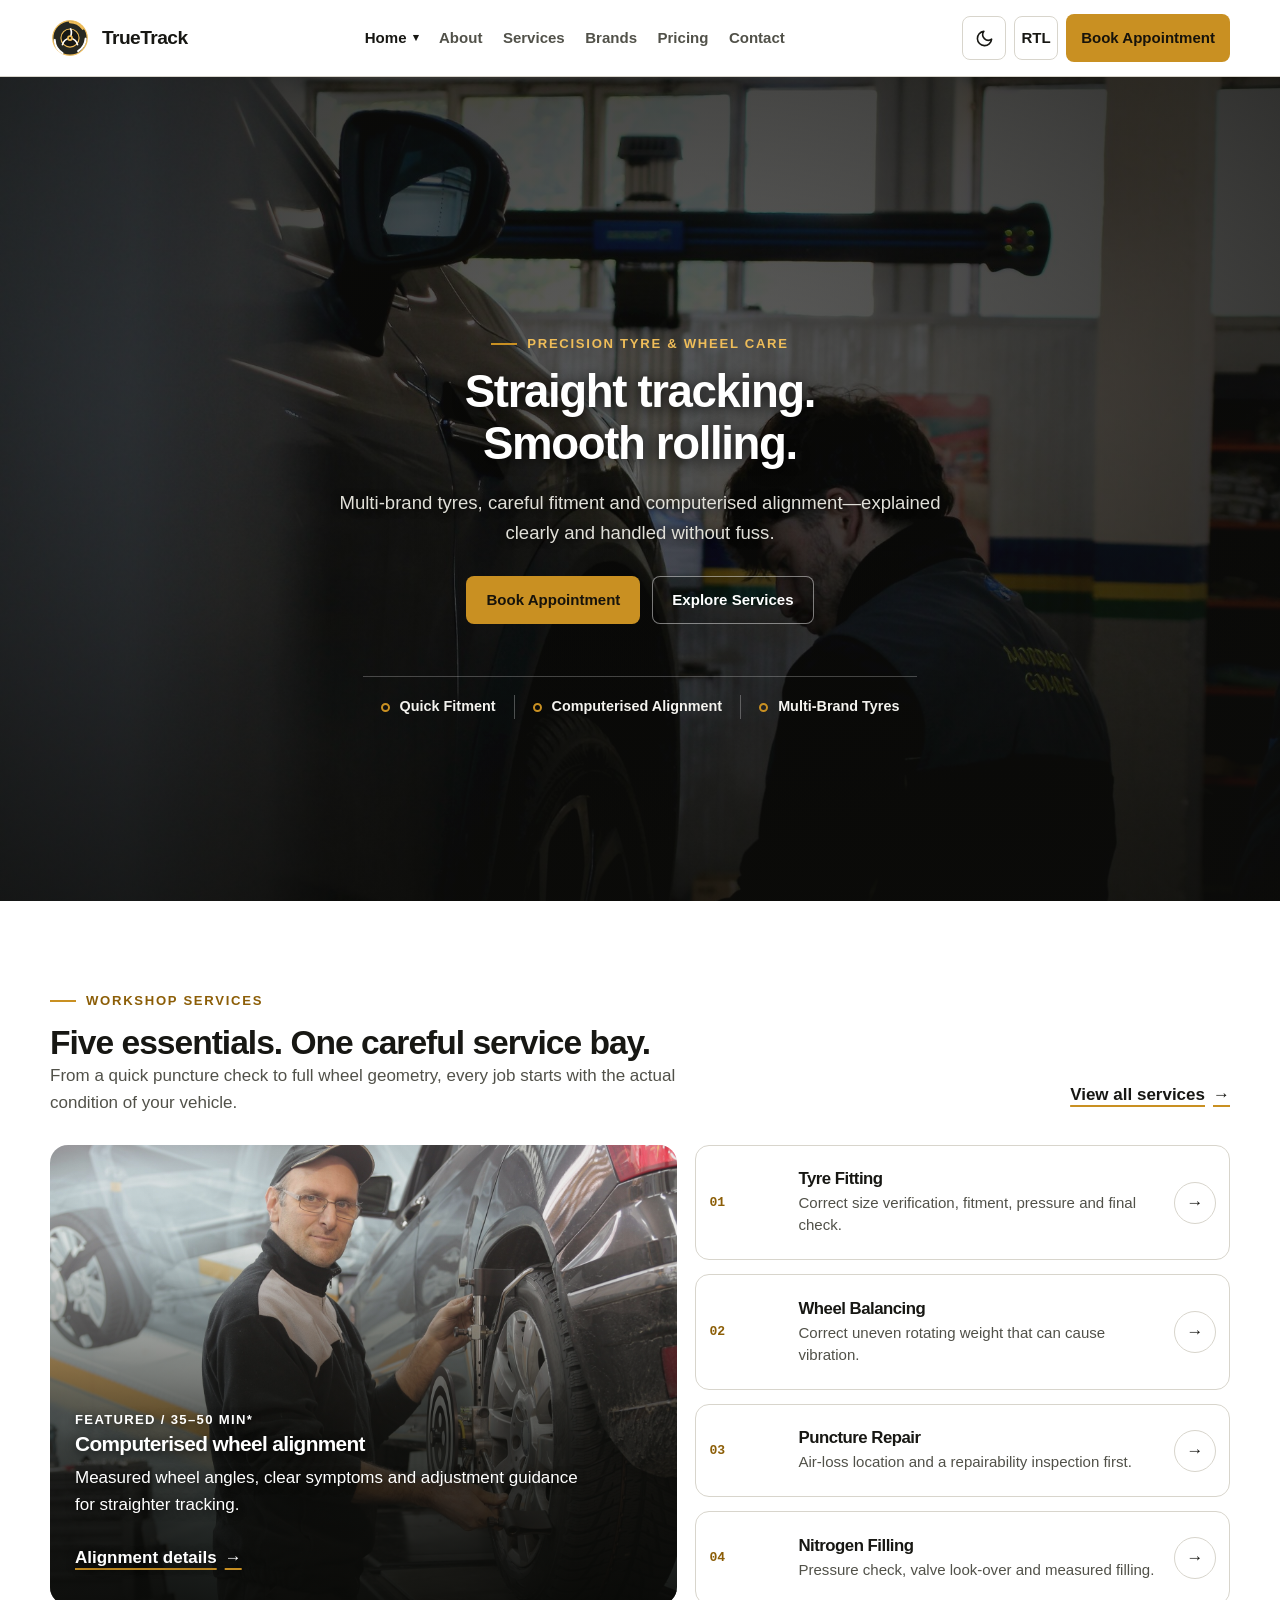
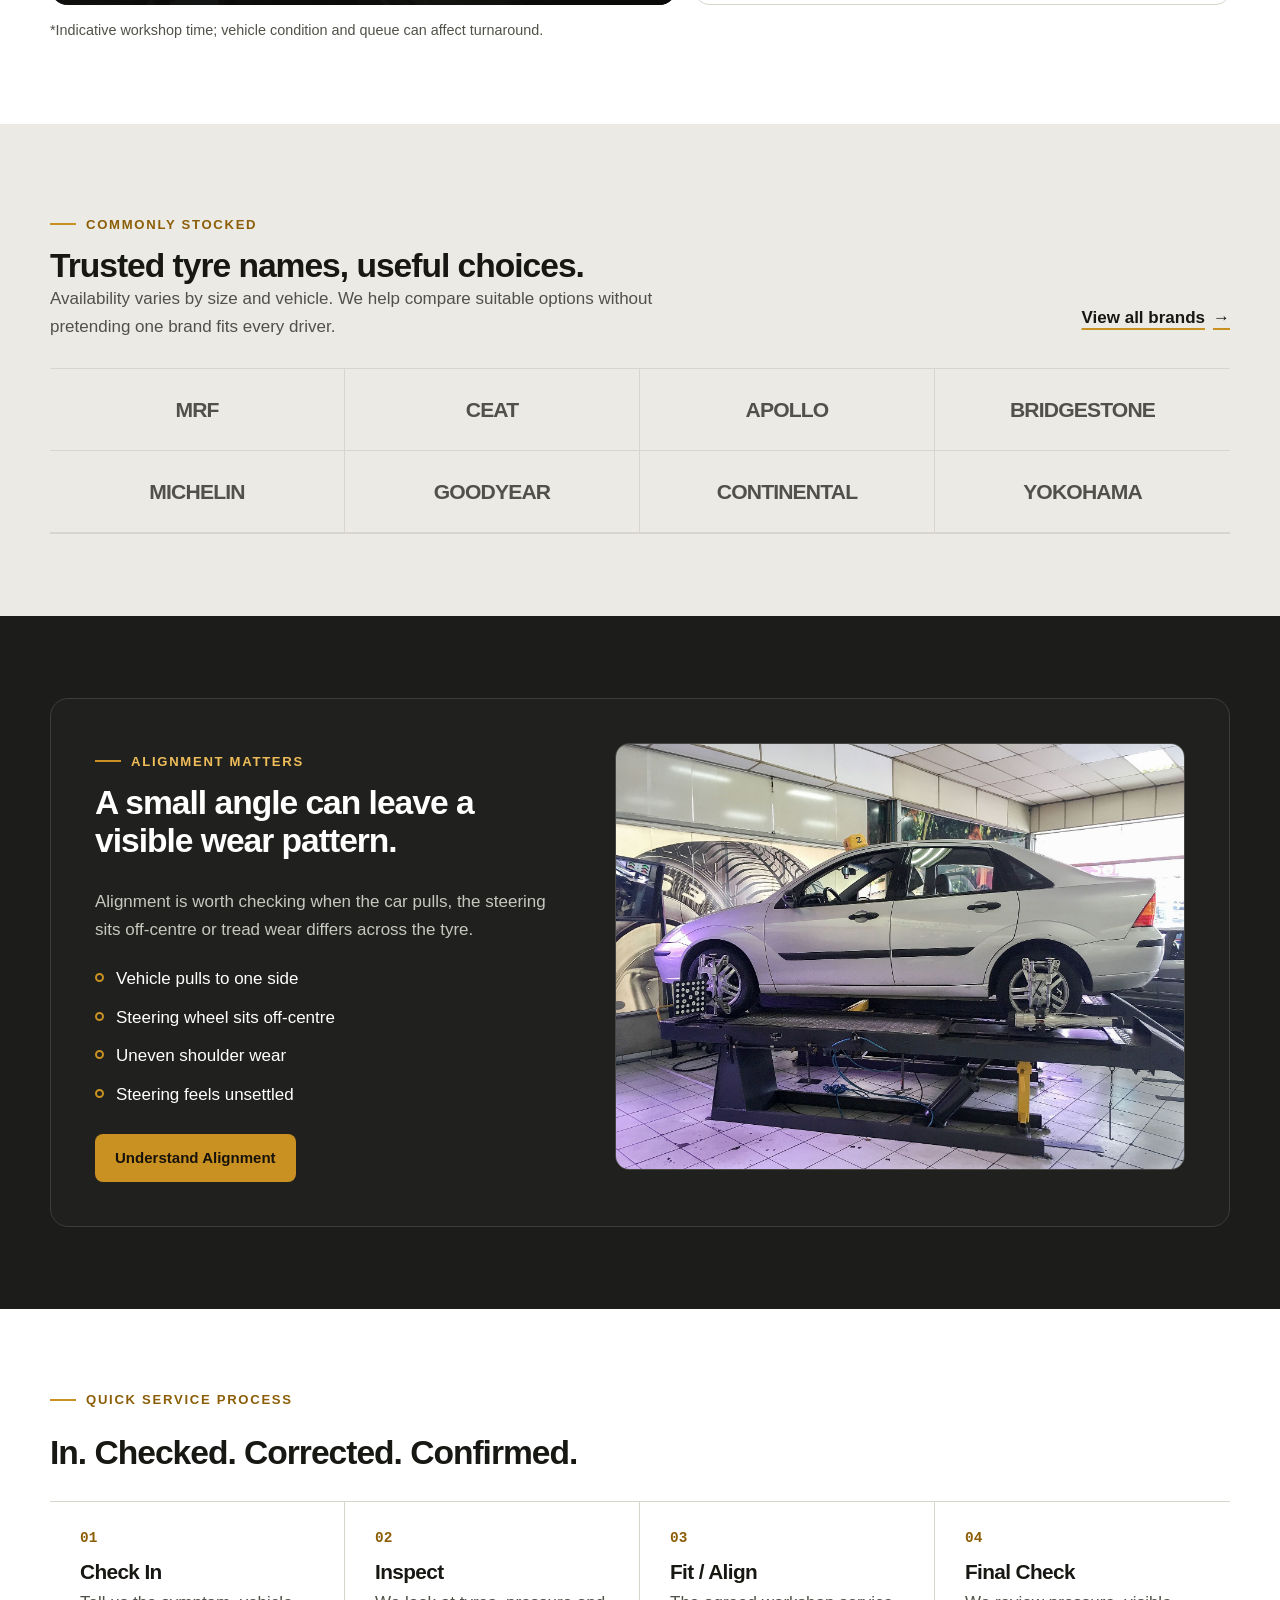
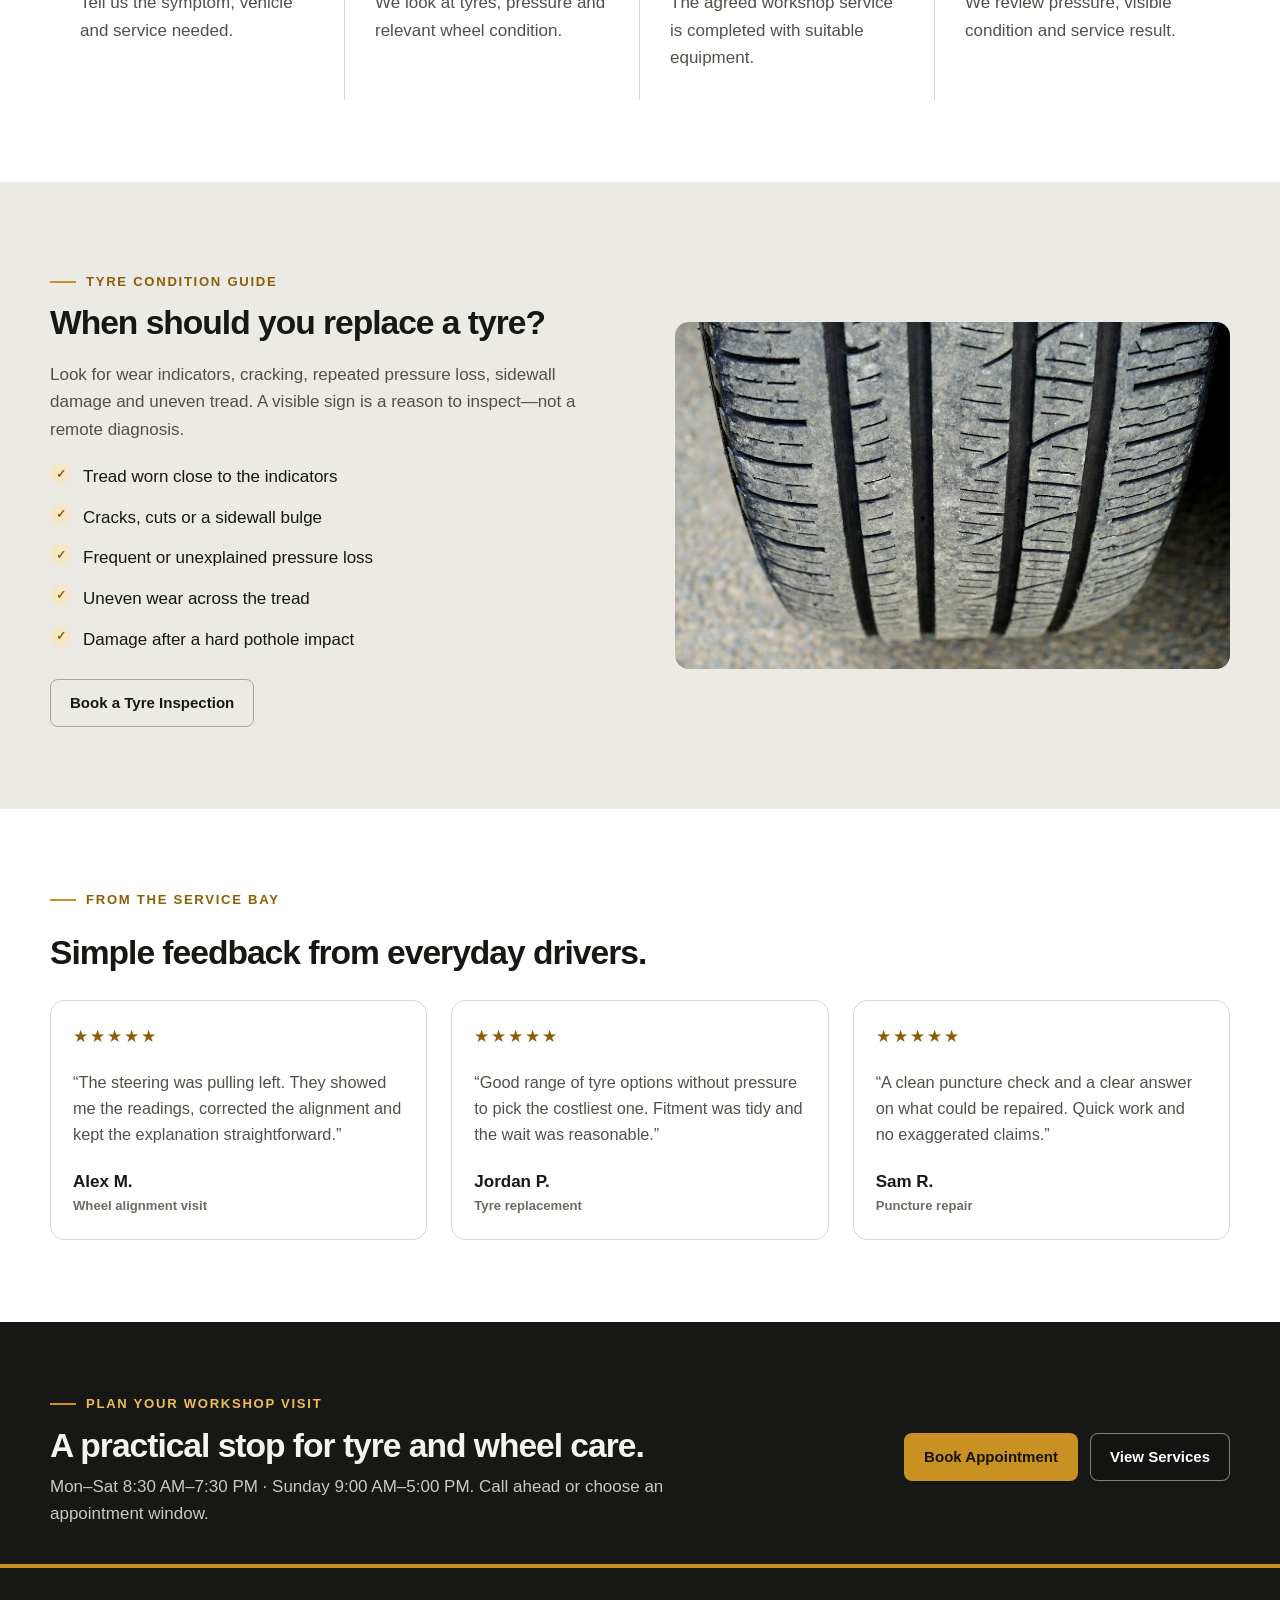
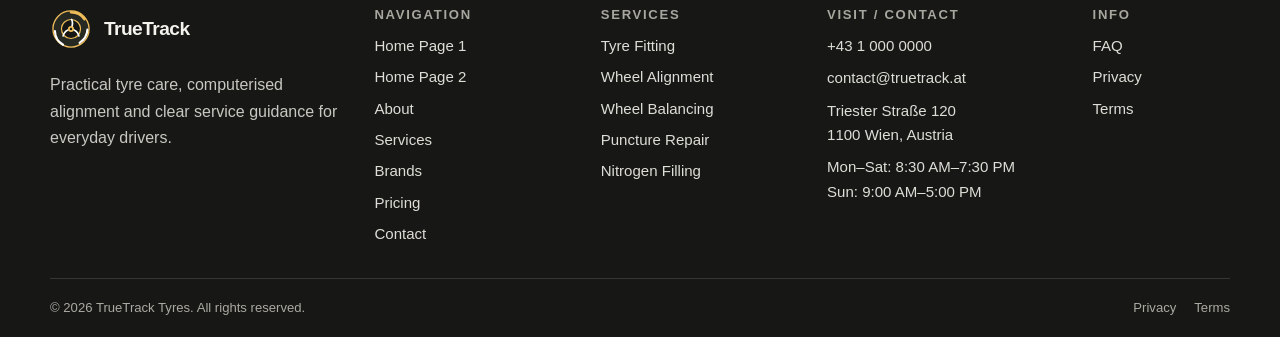
<file: index.html>
<!doctype html>
<html lang="en" dir="ltr" data-theme="light" data-dir="ltr">
<head>
  <meta charset="utf-8">
  <meta name="viewport" content="width=device-width, initial-scale=1">
  <title>TrueTrack Tyres | Tyre Shop &amp; Wheel Alignment</title>
  <meta name="description" content="Multi-brand tyres, computerised wheel alignment, wheel balancing, puncture repair and nitrogen filling from a practical independent workshop.">
  <meta property="og:title" content="TrueTrack Tyres — Straight tracking. Smooth rolling.">
  <meta property="og:description" content="Practical tyre and wheel care with clear recommendations and convenient appointments.">
  <meta property="og:type" content="website">
  <meta property="og:url" content="https://teknritsolutions-2.github.io/Tyre-Shop-Wheel-Alignment-Center/index.html">
  <link rel="canonical" href="https://teknritsolutions-2.github.io/Tyre-Shop-Wheel-Alignment-Center/index.html">
  <link rel="icon" href="assets/images/favicon.svg?v=2" type="image/svg+xml"><link rel="alternate icon" href="assets/images/favicon.png?v=2" type="image/png">
  <script>try{const t=localStorage.getItem('truetrack-theme');const d=localStorage.getItem('truetrack-direction');if(t)document.documentElement.dataset.theme=t;if(d){document.documentElement.dir=d;document.documentElement.dataset.dir=d}}catch(e){}</script>
  <link rel="stylesheet" href="assets/css/style.css">
  <link rel="stylesheet" href="assets/css/dark-mode.css">
  <link rel="stylesheet" href="assets/css/rtl.css">
  <script type="application/ld+json">{"@context":"https://schema.org","@type":"AutomotiveBusiness","name":"TrueTrack Tyres","description":"Multi-brand tyre shop and wheel alignment centre.","telephone":"+43-1-000-0000","email":"contact@truetrack.at","address":{"@type":"PostalAddress","streetAddress":"Triester Straße 120","addressLocality":"Wien","postalCode":"1100","addressCountry":"AT"},"openingHours":["Mo-Sa 08:30-19:30","Su 09:00-17:00"]}</script>
  <script src="assets/js/main.js" defer></script>
</head>
<body>
  <site-header></site-header>
  <main id="main-content">
    <section class="hero hero-primary" aria-labelledby="home-title">
      <div class="container hero-primary-shell">
        <div class="hero-copy">
          <span class="eyebrow">Precision tyre &amp; wheel care</span>
          <h1 id="home-title">Straight tracking.<br>Smooth rolling.</h1>
          <p>Multi-brand tyres, careful fitment and computerised alignment—explained clearly and handled without fuss.</p>
          <div class="btn-row"><a class="btn btn-primary" href="pages/contact.html#appointment">Book Appointment</a><a class="btn btn-light" href="pages/services.html">Explore Services</a></div>
        </div>
        <div class="proof-row" aria-label="Workshop strengths">
          <span class="proof-item"><span class="proof-dot"></span>Quick Fitment</span>
          <span class="proof-item"><span class="proof-dot"></span>Computerised Alignment</span>
          <span class="proof-item"><span class="proof-dot"></span>Multi-Brand Tyres</span>
        </div>
      </div>
    </section>

    <section class="section surface">
      <div class="container">
        <div class="section-head split reveal"><div><span class="eyebrow">Workshop services</span><h2>Five essentials. One careful service bay.</h2><p>From a quick puncture check to full wheel geometry, every job starts with the actual condition of your vehicle.</p></div><a class="text-link section-link" href="pages/services.html">View all services</a></div>
        <div class="service-feature-grid">
          <article class="service-featured reveal">
            <img src="assets/images/alignment-feature.jpg" alt="Technician checking alignment equipment beside a car wheel" loading="lazy" width="1800" height="1452">
            <div class="card-body"><span class="label">Featured / 35–50 min*</span><h3>Computerised wheel alignment</h3><p>Measured wheel angles, clear symptoms and adjustment guidance for straighter tracking.</p><a class="text-link" href="pages/service-details.html?service=alignment">Alignment details</a></div>
          </article>
          <div class="service-compact-grid">
            <a class="service-compact no-media reveal" href="pages/service-details.html?service=fitting"><span class="number-tag">01</span><div><h3>Tyre Fitting</h3><p>Correct size verification, fitment, pressure and final check.</p></div><span class="circle-arrow">→</span></a>
            <a class="service-compact no-media reveal" href="pages/service-details.html?service=balancing"><span class="number-tag">02</span><div><h3>Wheel Balancing</h3><p>Correct uneven rotating weight that can cause vibration.</p></div><span class="circle-arrow">→</span></a>
            <a class="service-compact no-media reveal" href="pages/service-details.html?service=puncture"><span class="number-tag">03</span><div><h3>Puncture Repair</h3><p>Air-loss location and a repairability inspection first.</p></div><span class="circle-arrow">→</span></a>
            <a class="service-compact no-media reveal" href="pages/service-details.html?service=nitrogen"><span class="number-tag">04</span><div><h3>Nitrogen Filling</h3><p>Pressure check, valve look-over and measured filling.</p></div><span class="circle-arrow">→</span></a>
          </div>
        </div>
        <p class="small muted-text" style="margin-top:14px">*Indicative workshop time; vehicle condition and queue can affect turnaround.</p>
      </div>
    </section>

    <section class="section muted">
      <div class="container">
        <div class="section-head split reveal"><div><span class="eyebrow">Commonly stocked</span><h2>Trusted tyre names, useful choices.</h2><p>Availability varies by size and vehicle. We help compare suitable options without pretending one brand fits every driver.</p></div><a class="text-link section-link" href="pages/brands.html">View all brands</a></div>
        <div class="brand-rail reveal" aria-label="Tyre brands commonly stocked"><span class="brand-word">MRF</span><span class="brand-word">CEAT</span><span class="brand-word">Apollo</span><span class="brand-word">Bridgestone</span><span class="brand-word">Michelin</span><span class="brand-word">Goodyear</span><span class="brand-word">Continental</span><span class="brand-word">Yokohama</span></div>
      </div>
    </section>

    <section class="section dark">
      <div class="container">
        <div class="alignment-board reveal">
          <div class="alignment-copy"><span class="eyebrow">Alignment matters</span><h2>A small angle can leave a visible wear pattern.</h2><p>Alignment is worth checking when the car pulls, the steering sits off-centre or tread wear differs across the tyre.</p><ul class="symptom-list"><li>Vehicle pulls to one side</li><li>Steering wheel sits off-centre</li><li>Uneven shoulder wear</li><li>Steering feels unsettled</li></ul><div class="btn-row"><a class="btn btn-primary" href="pages/service-details.html?service=alignment">Understand Alignment</a></div></div>
          <figure class="technical-photo"><img src="assets/images/alignment-rack.jpg" alt="Car on a workshop alignment rack with wheel sensors attached" loading="lazy" width="1920" height="1440"></figure>
        </div>
      </div>
    </section>

    <section class="section surface">
      <div class="container">
        <div class="section-head reveal"><span class="eyebrow">Quick service process</span><h2>In. Checked. Corrected. Confirmed.</h2></div>
        <div class="process-rail reveal"><article class="process-step"><span class="process-number">01</span><h3>Check In</h3><p>Tell us the symptom, vehicle and service needed.</p></article><article class="process-step"><span class="process-number">02</span><h3>Inspect</h3><p>We look at tyres, pressure and relevant wheel condition.</p></article><article class="process-step"><span class="process-number">03</span><h3>Fit / Align</h3><p>The agreed workshop service is completed with suitable equipment.</p></article><article class="process-step"><span class="process-number">04</span><h3>Final Check</h3><p>We review pressure, visible condition and service result.</p></article></div>
      </div>
    </section>

    <section class="section muted">
      <div class="container split-panel reverse">
        <div class="split-content reveal"><span class="eyebrow">Tyre condition guide</span><h2>When should you replace a tyre?</h2><p>Look for wear indicators, cracking, repeated pressure loss, sidewall damage and uneven tread. A visible sign is a reason to inspect—not a remote diagnosis.</p><ul class="check-list"><li>Tread worn close to the indicators</li><li>Cracks, cuts or a sidewall bulge</li><li>Frequent or unexplained pressure loss</li><li>Uneven wear across the tread</li><li>Damage after a hard pothole impact</li></ul><div class="btn-row"><a class="btn btn-secondary" href="pages/contact.html#appointment">Book a Tyre Inspection</a></div></div>
        <div class="split-media reveal"><img src="assets/images/tread-guide.jpg" alt="Close view of a worn tyre tread" loading="lazy" width="1200" height="675"></div>
      </div>
    </section>

    <section class="section surface">
      <div class="container">
        <div class="section-head reveal"><span class="eyebrow">From the service bay</span><h2>Simple feedback from everyday drivers.</h2></div>
        <div class="carousel" data-carousel tabindex="0" aria-label="Customer testimonials carousel">
          <div class="carousel-viewport"><div class="carousel-track">
            <div class="slide"><div class="reveal-inner"><article class="testimonial"><span class="stars" aria-label="5 out of 5 stars">★★★★★</span><blockquote>“The steering was pulling left. They showed me the readings, corrected the alignment and kept the explanation straightforward.”</blockquote><cite>Alex M.<span>Wheel alignment visit</span></cite></article></div></div>
            <div class="slide"><div class="reveal-inner"><article class="testimonial"><span class="stars" aria-label="5 out of 5 stars">★★★★★</span><blockquote>“Good range of tyre options without pressure to pick the costliest one. Fitment was tidy and the wait was reasonable.”</blockquote><cite>Jordan P.<span>Tyre replacement</span></cite></article></div></div>
            <div class="slide"><div class="reveal-inner"><article class="testimonial"><span class="stars" aria-label="5 out of 5 stars">★★★★★</span><blockquote>“A clean puncture check and a clear answer on what could be repaired. Quick work and no exaggerated claims.”</blockquote><cite>Sam R.<span>Puncture repair</span></cite></article></div></div>
          </div></div>
          <div class="carousel-controls"><button class="carousel-btn" type="button" data-carousel-prev aria-label="Show previous testimonial">←</button><button class="carousel-btn" type="button" data-carousel-next aria-label="Show next testimonial">→</button></div>
        </div>
      </div>
    </section>

    <section class="section final-cta-section">
      <div class="container">
        <div class="final-cta reveal"><div><span class="eyebrow">Plan your workshop visit</span><h2>A practical stop for tyre and wheel care.</h2><p>Mon–Sat 8:30 AM–7:30 PM · Sunday 9:00 AM–5:00 PM. Call ahead or choose an appointment window.</p></div><div class="btn-row"><a class="btn btn-primary" href="pages/contact.html#appointment">Book Appointment</a><a class="btn btn-light" href="pages/services.html">View Services</a></div></div>
      </div>
    </section>
  </main>
  <site-footer></site-footer>
</body>
</html>
</file>
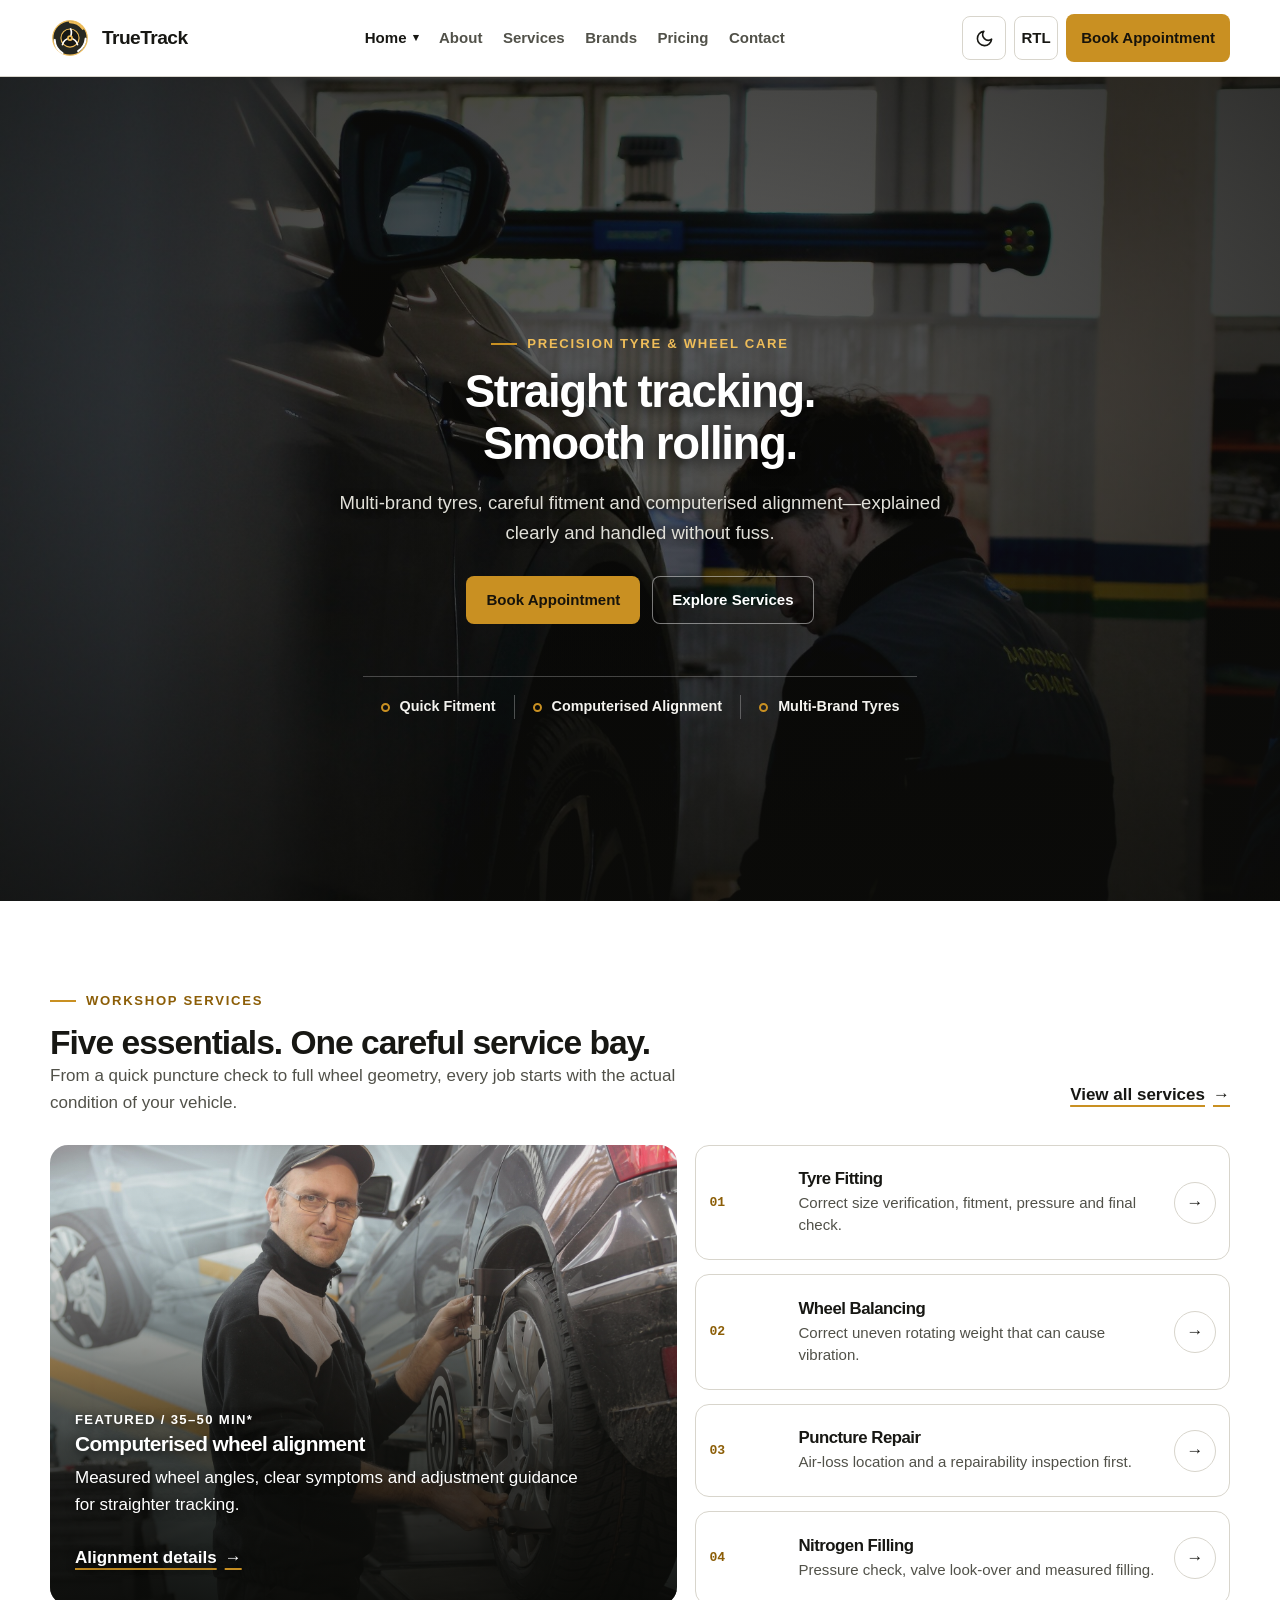
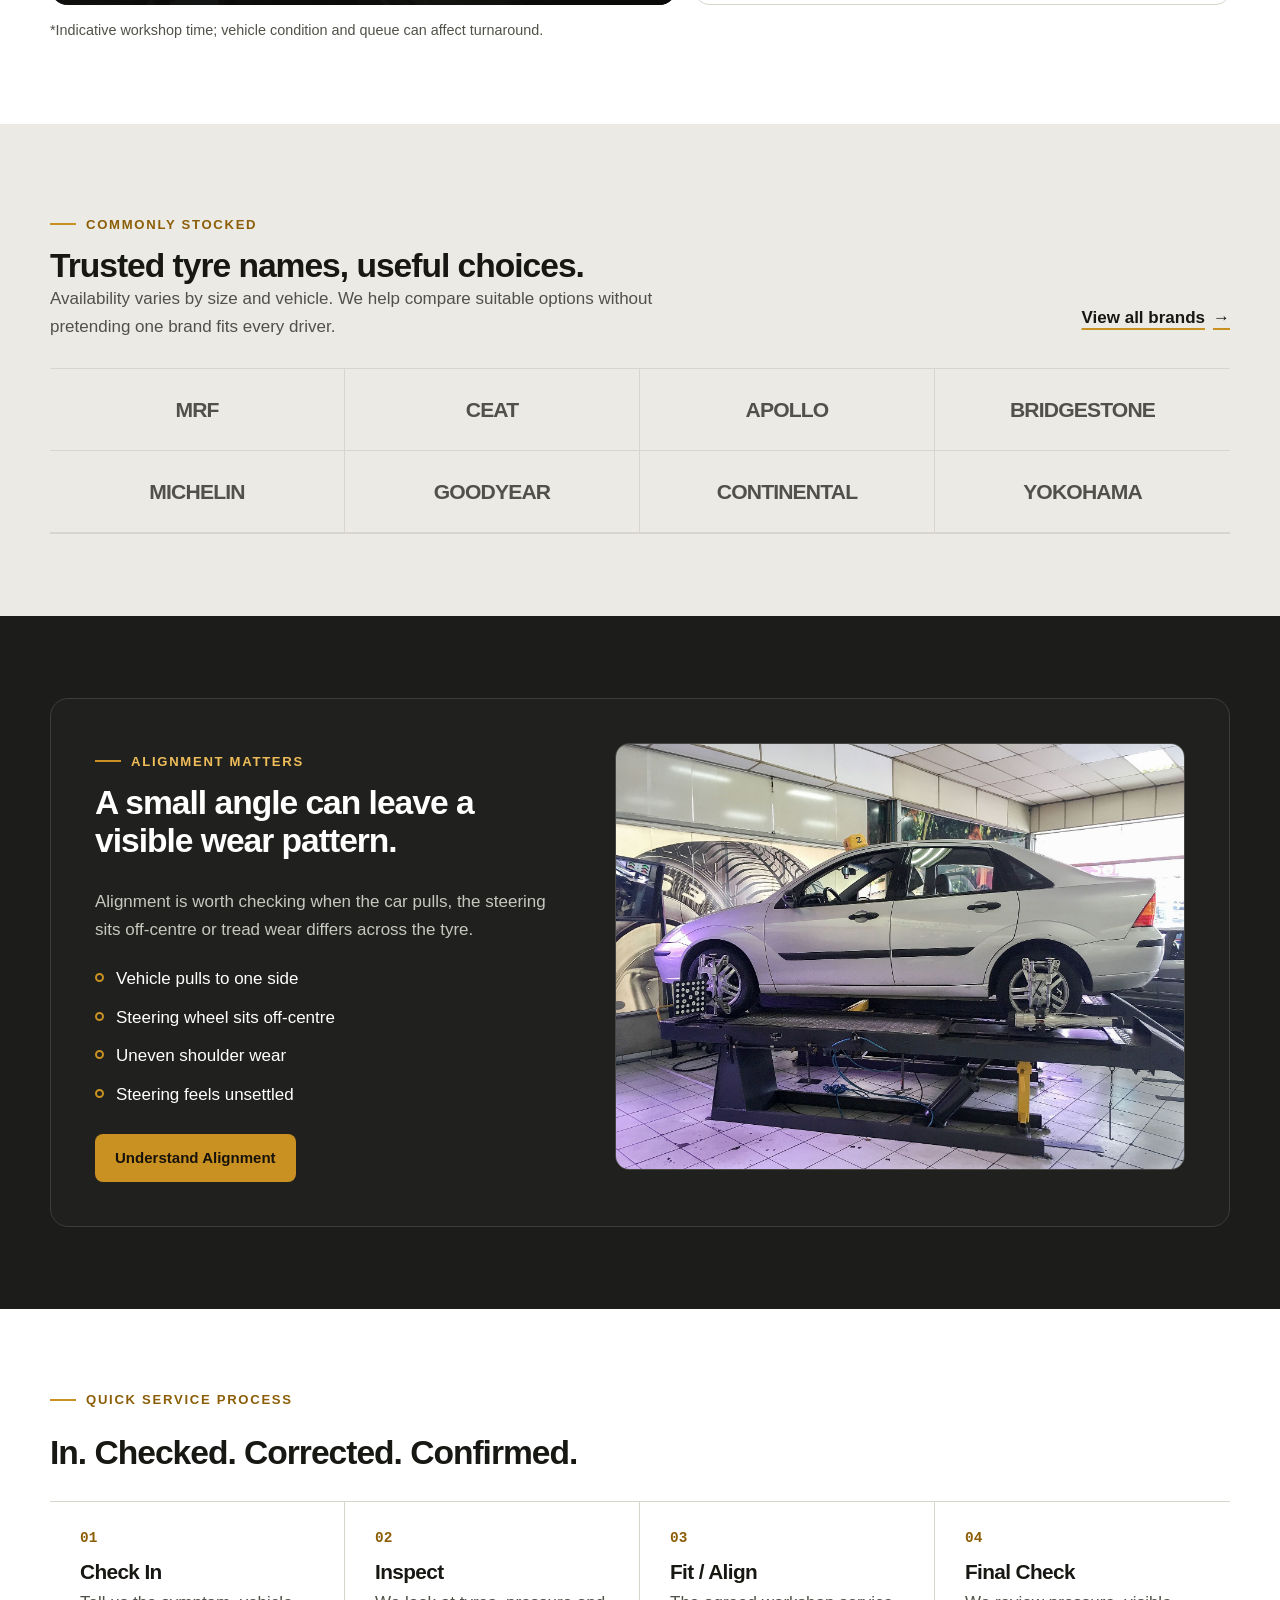
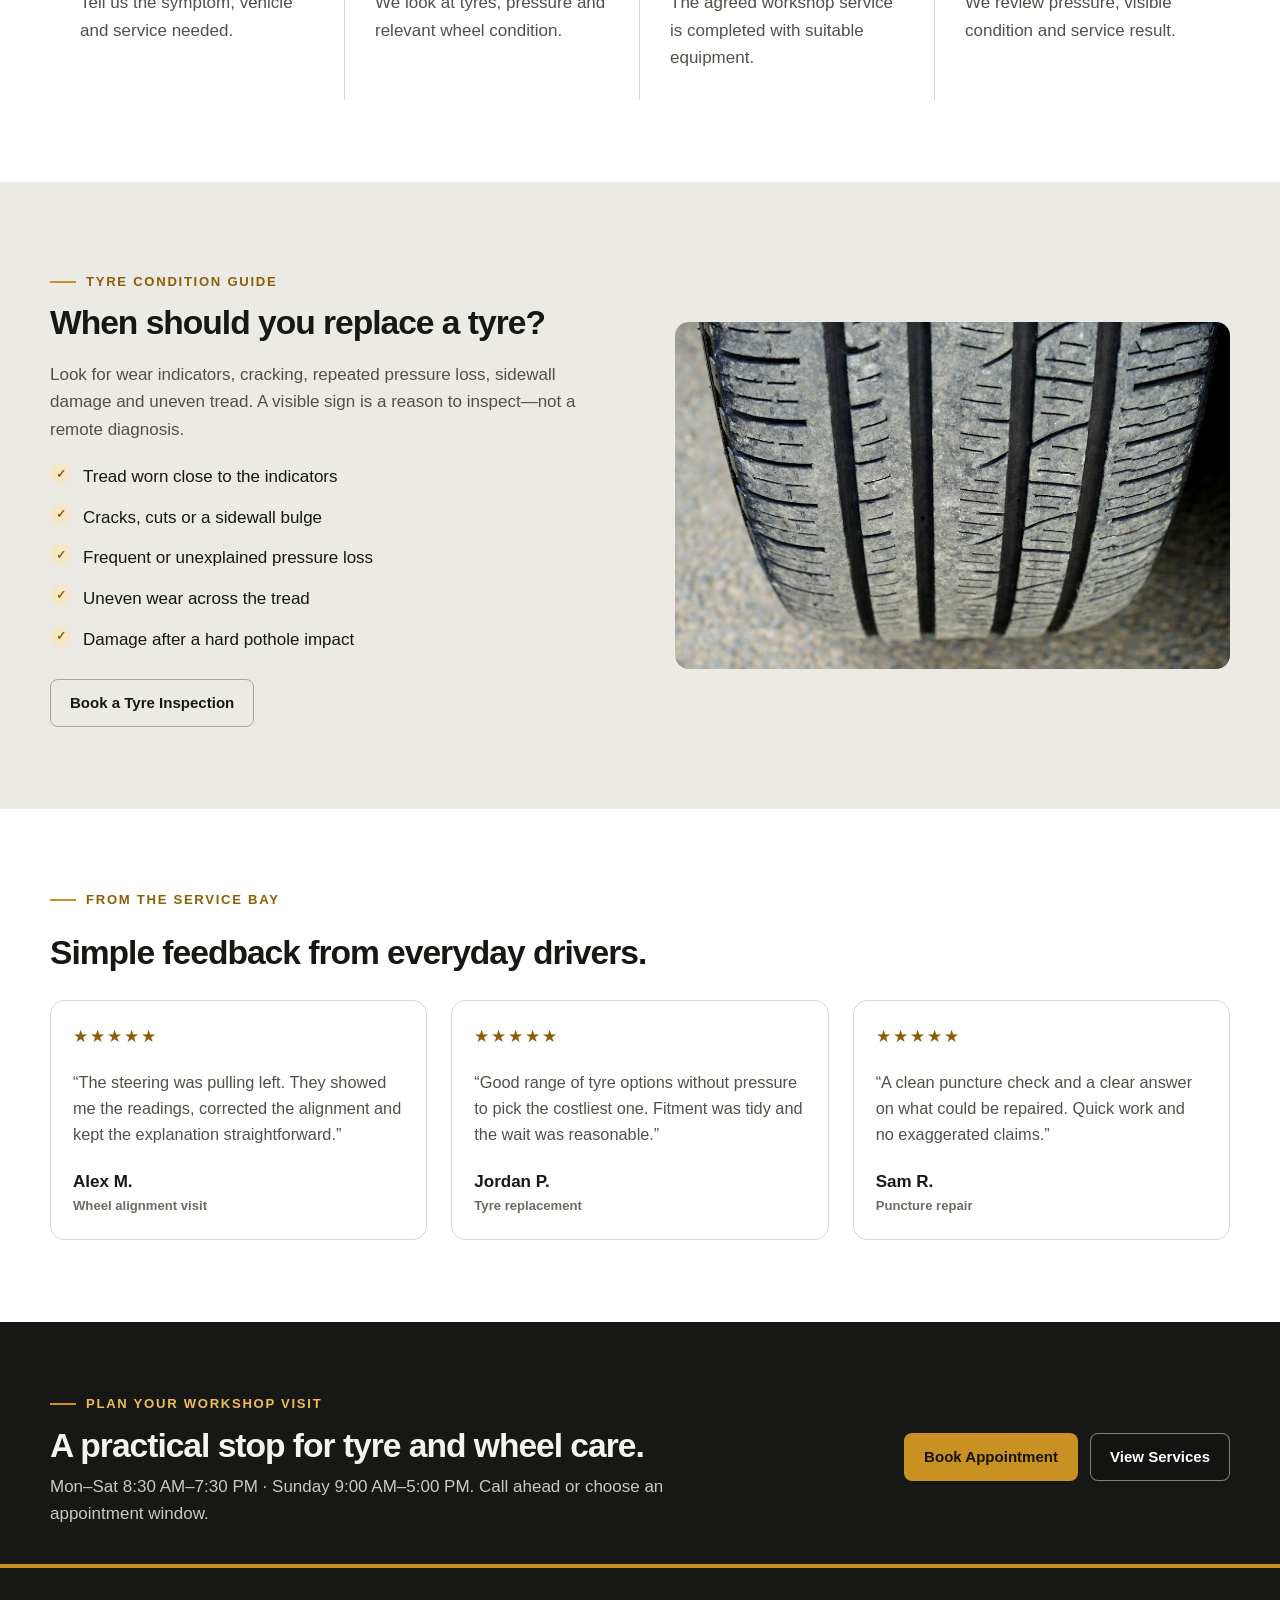
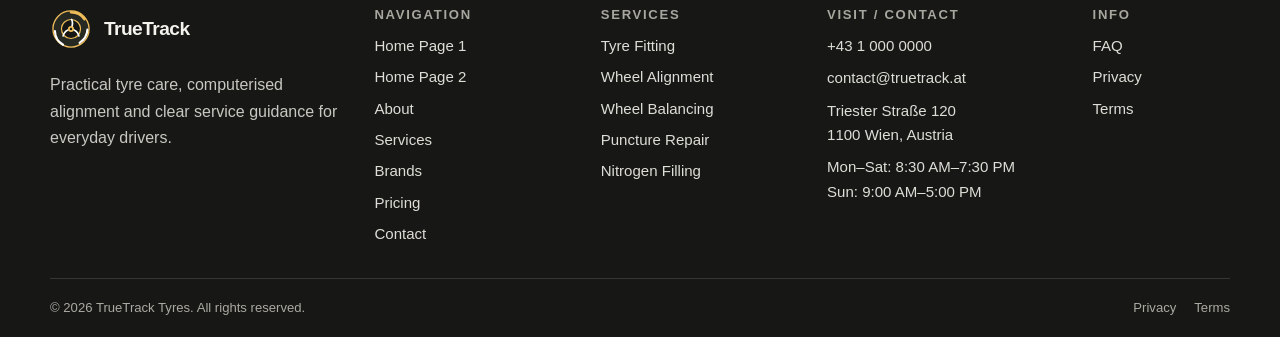
<file: pages/index.html>
<!doctype html>
<html lang="en" dir="ltr" data-theme="light" data-dir="ltr">
<head>
  <meta charset="utf-8">
  <meta name="viewport" content="width=device-width, initial-scale=1">
  <title>TrueTrack Tyres | Tyre Shop &amp; Wheel Alignment</title>
  <meta name="description" content="Multi-brand tyres, computerised wheel alignment, wheel balancing, puncture repair and nitrogen filling from a practical independent workshop.">
  <meta property="og:title" content="TrueTrack Tyres — Straight tracking. Smooth rolling.">
  <meta property="og:description" content="Practical tyre and wheel care with clear recommendations and convenient appointments.">
  <meta property="og:type" content="website">
  <meta property="og:url" content="https://teknritsolutions-2.github.io/Tyre-Shop-Wheel-Alignment-Center/pages/index.html">
  <link rel="canonical" href="https://teknritsolutions-2.github.io/Tyre-Shop-Wheel-Alignment-Center/pages/index.html">
  <link rel="icon" href="../assets/images/favicon.svg?v=2" type="image/svg+xml"><link rel="alternate icon" href="../assets/images/favicon.png?v=2" type="image/png">
  <script>try{const t=localStorage.getItem('truetrack-theme');const d=localStorage.getItem('truetrack-direction');if(t)document.documentElement.dataset.theme=t;if(d){document.documentElement.dir=d;document.documentElement.dataset.dir=d}}catch(e){}</script>
  <link rel="stylesheet" href="../assets/css/style.css">
  <link rel="stylesheet" href="../assets/css/dark-mode.css">
  <link rel="stylesheet" href="../assets/css/rtl.css">
  <script type="application/ld+json">{"@context":"https://schema.org","@type":"AutomotiveBusiness","name":"TrueTrack Tyres","description":"Multi-brand tyre shop and wheel alignment centre.","telephone":"+43-1-000-0000","email":"contact@truetrack.at","address":{"@type":"PostalAddress","streetAddress":"Triester Straße 120","addressLocality":"Wien","postalCode":"1100","addressCountry":"AT"},"openingHours":["Mo-Sa 08:30-19:30","Su 09:00-17:00"]}</script>
  <script src="../assets/js/main.js" defer></script>
</head>
<body>
  <site-header></site-header>
  <main id="main-content">
    <section class="hero hero-primary" aria-labelledby="home-title">
      <div class="container hero-primary-shell">
        <div class="hero-copy">
          <span class="eyebrow">Precision tyre &amp; wheel care</span>
          <h1 id="home-title">Straight tracking.<br>Smooth rolling.</h1>
          <p>Multi-brand tyres, careful fitment and computerised alignment—explained clearly and handled without fuss.</p>
          <div class="btn-row"><a class="btn btn-primary" href="contact.html#appointment">Book Appointment</a><a class="btn btn-light" href="services.html">Explore Services</a></div>
        </div>
        <div class="proof-row" aria-label="Workshop strengths">
          <span class="proof-item"><span class="proof-dot"></span>Quick Fitment</span>
          <span class="proof-item"><span class="proof-dot"></span>Computerised Alignment</span>
          <span class="proof-item"><span class="proof-dot"></span>Multi-Brand Tyres</span>
        </div>
      </div>
    </section>

    <section class="section surface">
      <div class="container">
        <div class="section-head split reveal"><div><span class="eyebrow">Workshop services</span><h2>Five essentials. One careful service bay.</h2><p>From a quick puncture check to full wheel geometry, every job starts with the actual condition of your vehicle.</p></div><a class="text-link section-link" href="services.html">View all services</a></div>
        <div class="service-feature-grid">
          <article class="service-featured reveal">
            <img src="../assets/images/alignment-feature.jpg" alt="Technician checking alignment equipment beside a car wheel" loading="lazy" width="1800" height="1452">
            <div class="card-body"><span class="label">Featured / 35–50 min*</span><h3>Computerised wheel alignment</h3><p>Measured wheel angles, clear symptoms and adjustment guidance for straighter tracking.</p><a class="text-link" href="service-details.html?service=alignment">Alignment details</a></div>
          </article>
          <div class="service-compact-grid">
            <a class="service-compact no-media reveal" href="service-details.html?service=fitting"><span class="number-tag">01</span><div><h3>Tyre Fitting</h3><p>Correct size verification, fitment, pressure and final check.</p></div><span class="circle-arrow">→</span></a>
            <a class="service-compact no-media reveal" href="service-details.html?service=balancing"><span class="number-tag">02</span><div><h3>Wheel Balancing</h3><p>Correct uneven rotating weight that can cause vibration.</p></div><span class="circle-arrow">→</span></a>
            <a class="service-compact no-media reveal" href="service-details.html?service=puncture"><span class="number-tag">03</span><div><h3>Puncture Repair</h3><p>Air-loss location and a repairability inspection first.</p></div><span class="circle-arrow">→</span></a>
            <a class="service-compact no-media reveal" href="service-details.html?service=nitrogen"><span class="number-tag">04</span><div><h3>Nitrogen Filling</h3><p>Pressure check, valve look-over and measured filling.</p></div><span class="circle-arrow">→</span></a>
          </div>
        </div>
        <p class="small muted-text" style="margin-top:14px">*Indicative workshop time; vehicle condition and queue can affect turnaround.</p>
      </div>
    </section>

    <section class="section muted">
      <div class="container">
        <div class="section-head split reveal"><div><span class="eyebrow">Commonly stocked</span><h2>Trusted tyre names, useful choices.</h2><p>Availability varies by size and vehicle. We help compare suitable options without pretending one brand fits every driver.</p></div><a class="text-link section-link" href="brands.html">View all brands</a></div>
        <div class="brand-rail reveal" aria-label="Tyre brands commonly stocked"><span class="brand-word">MRF</span><span class="brand-word">CEAT</span><span class="brand-word">Apollo</span><span class="brand-word">Bridgestone</span><span class="brand-word">Michelin</span><span class="brand-word">Goodyear</span><span class="brand-word">Continental</span><span class="brand-word">Yokohama</span></div>
      </div>
    </section>

    <section class="section dark">
      <div class="container">
        <div class="alignment-board reveal">
          <div class="alignment-copy"><span class="eyebrow">Alignment matters</span><h2>A small angle can leave a visible wear pattern.</h2><p>Alignment is worth checking when the car pulls, the steering sits off-centre or tread wear differs across the tyre.</p><ul class="symptom-list"><li>Vehicle pulls to one side</li><li>Steering wheel sits off-centre</li><li>Uneven shoulder wear</li><li>Steering feels unsettled</li></ul><div class="btn-row"><a class="btn btn-primary" href="service-details.html?service=alignment">Understand Alignment</a></div></div>
          <figure class="technical-photo"><img src="../assets/images/alignment-rack.jpg" alt="Car on a workshop alignment rack with wheel sensors attached" loading="lazy" width="1920" height="1440"></figure>
        </div>
      </div>
    </section>

    <section class="section surface">
      <div class="container">
        <div class="section-head reveal"><span class="eyebrow">Quick service process</span><h2>In. Checked. Corrected. Confirmed.</h2></div>
        <div class="process-rail reveal"><article class="process-step"><span class="process-number">01</span><h3>Check In</h3><p>Tell us the symptom, vehicle and service needed.</p></article><article class="process-step"><span class="process-number">02</span><h3>Inspect</h3><p>We look at tyres, pressure and relevant wheel condition.</p></article><article class="process-step"><span class="process-number">03</span><h3>Fit / Align</h3><p>The agreed workshop service is completed with suitable equipment.</p></article><article class="process-step"><span class="process-number">04</span><h3>Final Check</h3><p>We review pressure, visible condition and service result.</p></article></div>
      </div>
    </section>

    <section class="section muted">
      <div class="container split-panel reverse">
        <div class="split-content reveal"><span class="eyebrow">Tyre condition guide</span><h2>When should you replace a tyre?</h2><p>Look for wear indicators, cracking, repeated pressure loss, sidewall damage and uneven tread. A visible sign is a reason to inspect—not a remote diagnosis.</p><ul class="check-list"><li>Tread worn close to the indicators</li><li>Cracks, cuts or a sidewall bulge</li><li>Frequent or unexplained pressure loss</li><li>Uneven wear across the tread</li><li>Damage after a hard pothole impact</li></ul><div class="btn-row"><a class="btn btn-secondary" href="contact.html#appointment">Book a Tyre Inspection</a></div></div>
        <div class="split-media reveal"><img src="../assets/images/tread-guide.jpg" alt="Close view of a worn tyre tread" loading="lazy" width="1200" height="675"></div>
      </div>
    </section>

    <section class="section surface">
      <div class="container">
        <div class="section-head reveal"><span class="eyebrow">From the service bay</span><h2>Simple feedback from everyday drivers.</h2></div>
        <div class="carousel" data-carousel tabindex="0" aria-label="Customer testimonials carousel">
          <div class="carousel-viewport"><div class="carousel-track">
            <div class="slide"><div class="reveal-inner"><article class="testimonial"><span class="stars" aria-label="5 out of 5 stars">★★★★★</span><blockquote>“The steering was pulling left. They showed me the readings, corrected the alignment and kept the explanation straightforward.”</blockquote><cite>Alex M.<span>Wheel alignment visit</span></cite></article></div></div>
            <div class="slide"><div class="reveal-inner"><article class="testimonial"><span class="stars" aria-label="5 out of 5 stars">★★★★★</span><blockquote>“Good range of tyre options without pressure to pick the costliest one. Fitment was tidy and the wait was reasonable.”</blockquote><cite>Jordan P.<span>Tyre replacement</span></cite></article></div></div>
            <div class="slide"><div class="reveal-inner"><article class="testimonial"><span class="stars" aria-label="5 out of 5 stars">★★★★★</span><blockquote>“A clean puncture check and a clear answer on what could be repaired. Quick work and no exaggerated claims.”</blockquote><cite>Sam R.<span>Puncture repair</span></cite></article></div></div>
          </div></div>
          <div class="carousel-controls"><button class="carousel-btn" type="button" data-carousel-prev aria-label="Show previous testimonial">←</button><button class="carousel-btn" type="button" data-carousel-next aria-label="Show next testimonial">→</button></div>
        </div>
      </div>
    </section>

    <section class="section final-cta-section">
      <div class="container">
        <div class="final-cta reveal"><div><span class="eyebrow">Plan your workshop visit</span><h2>A practical stop for tyre and wheel care.</h2><p>Mon–Sat 8:30 AM–7:30 PM · Sunday 9:00 AM–5:00 PM. Call ahead or choose an appointment window.</p></div><div class="btn-row"><a class="btn btn-primary" href="contact.html#appointment">Book Appointment</a><a class="btn btn-light" href="services.html">View Services</a></div></div>
      </div>
    </section>
  </main>
  <site-footer></site-footer>
</body>
</html>
</file>
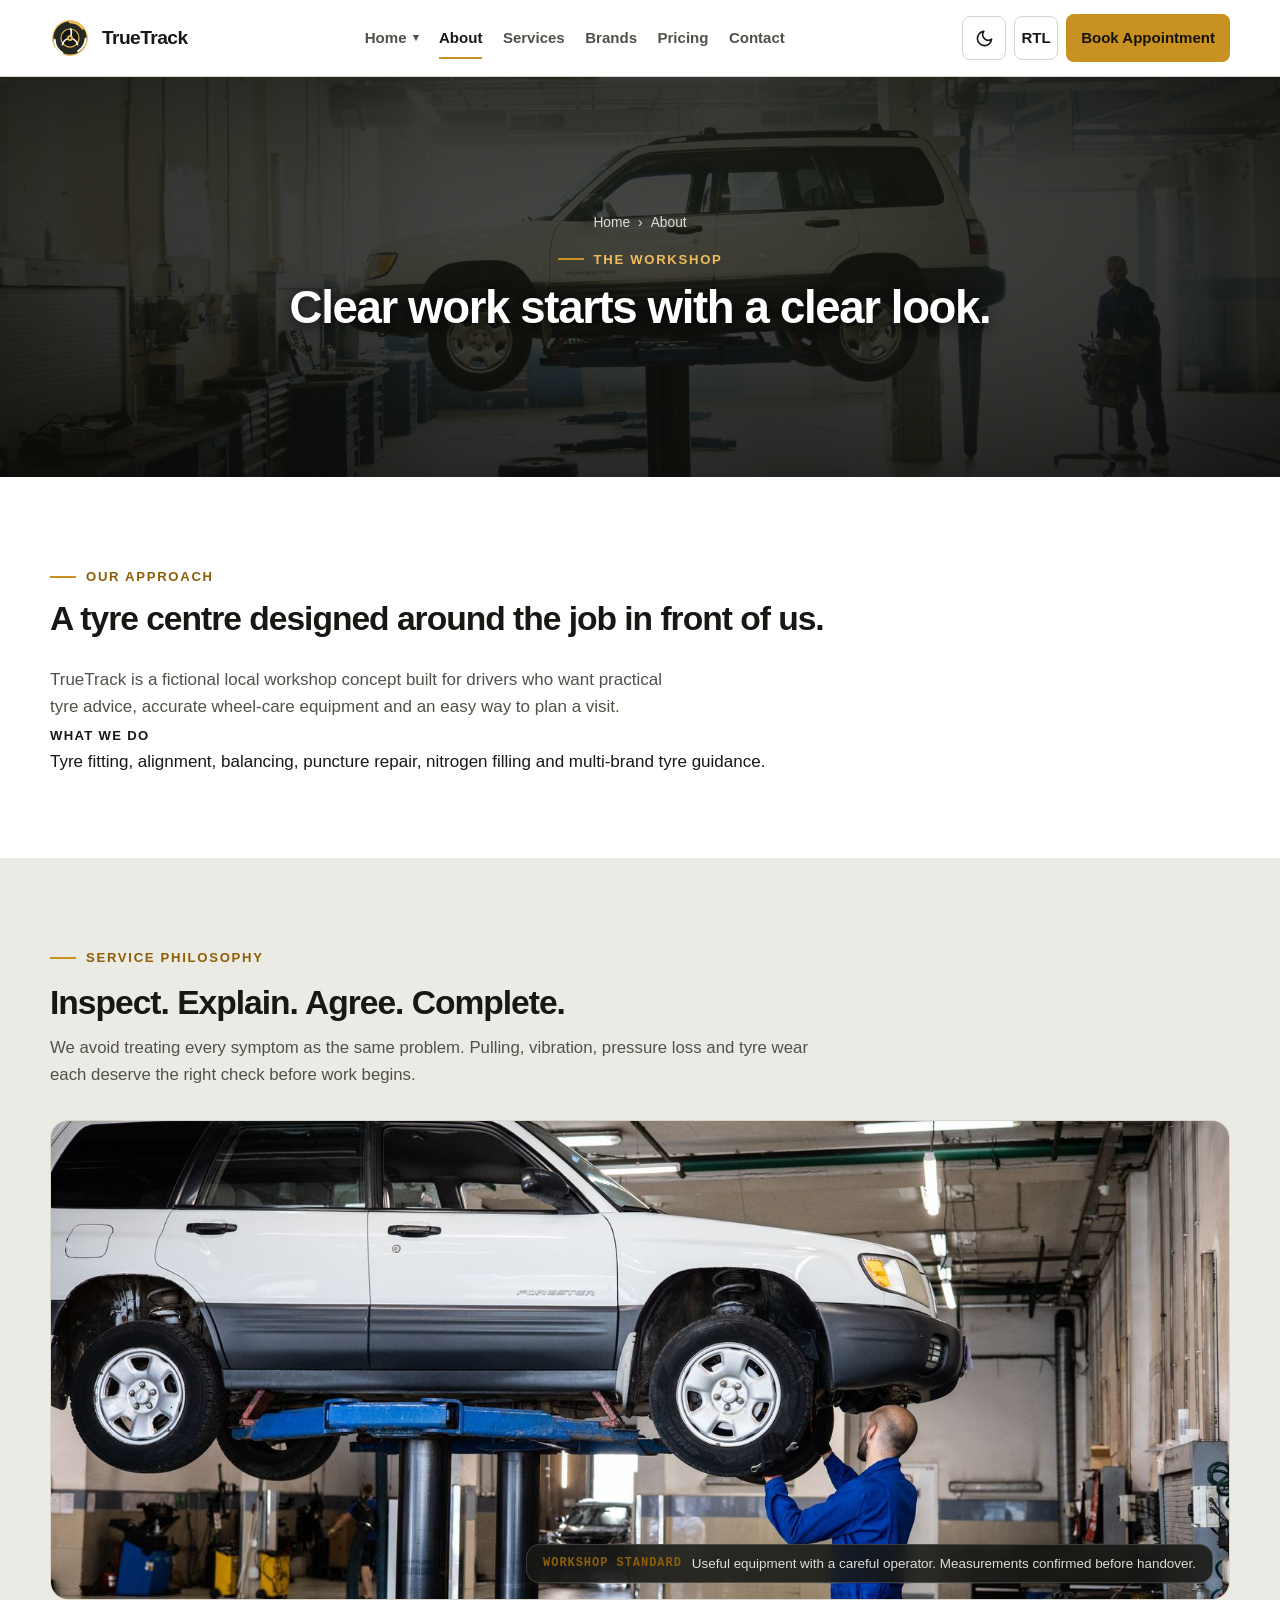
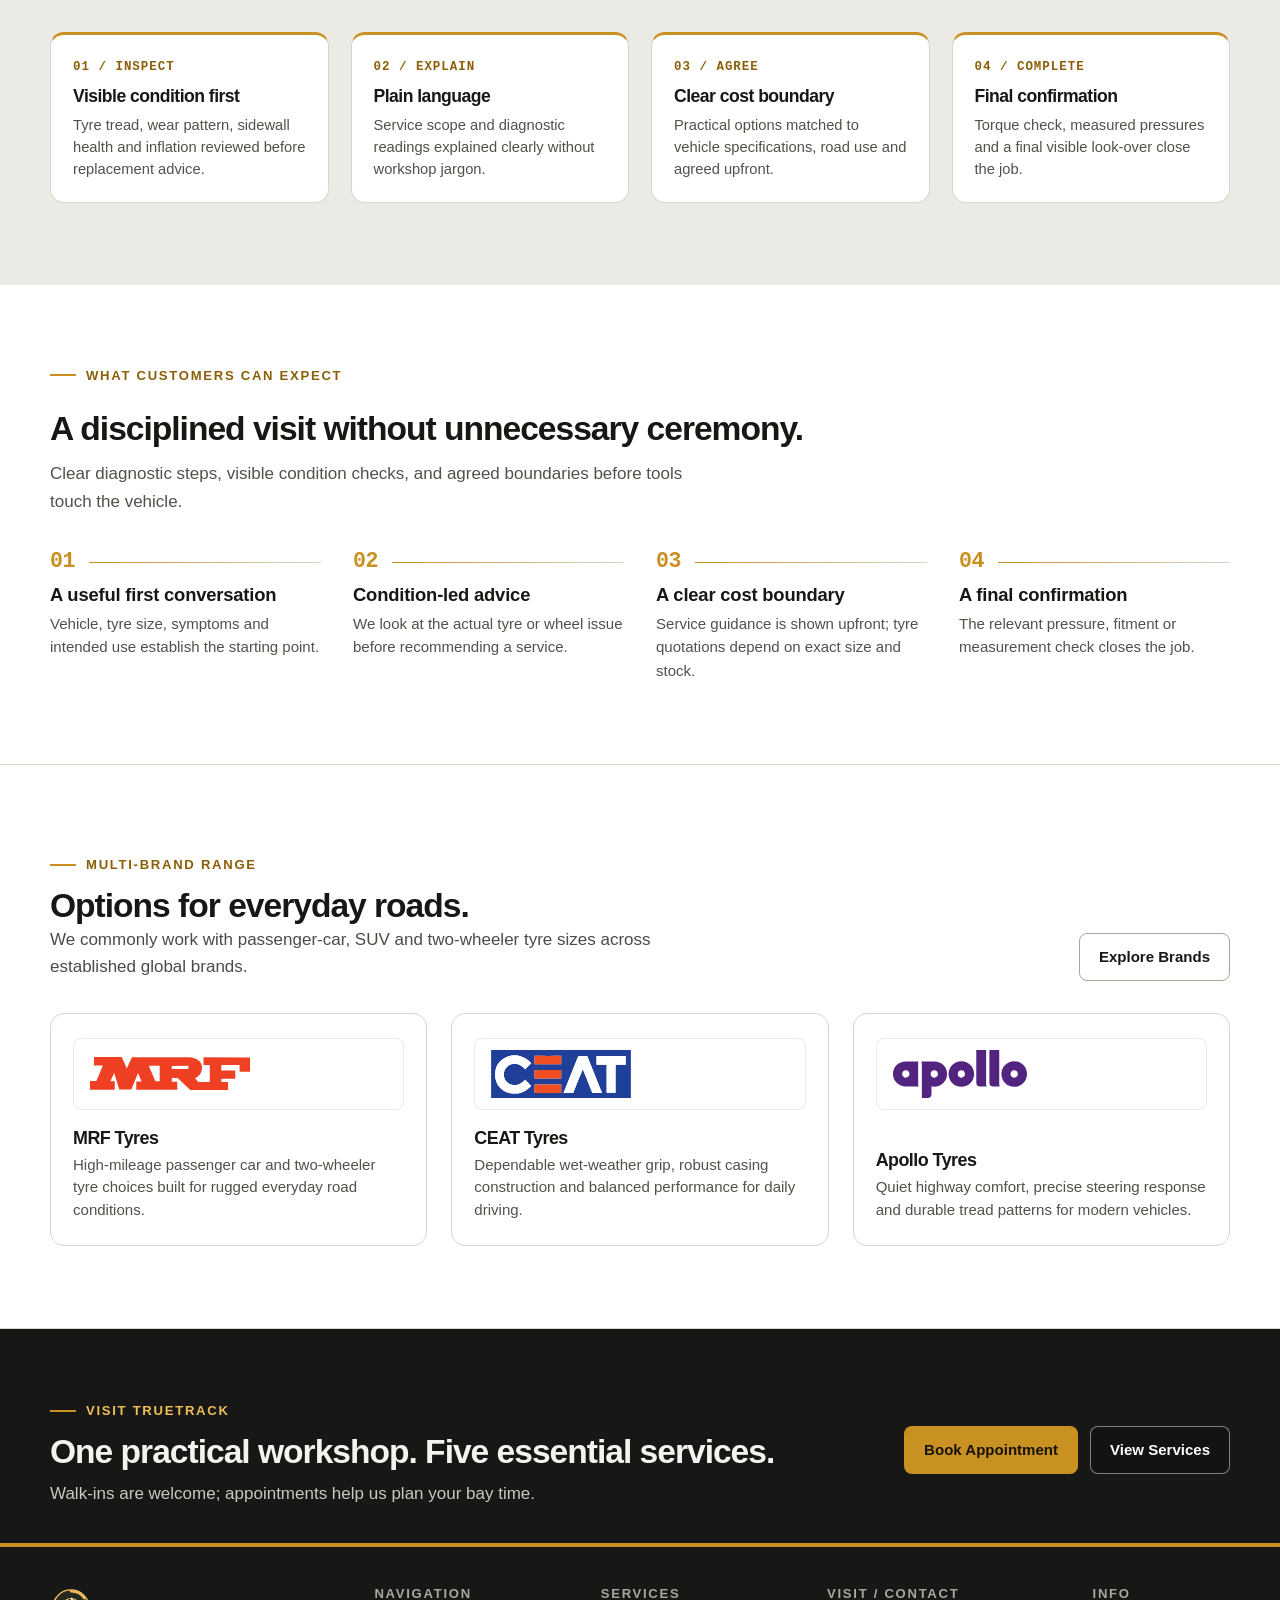
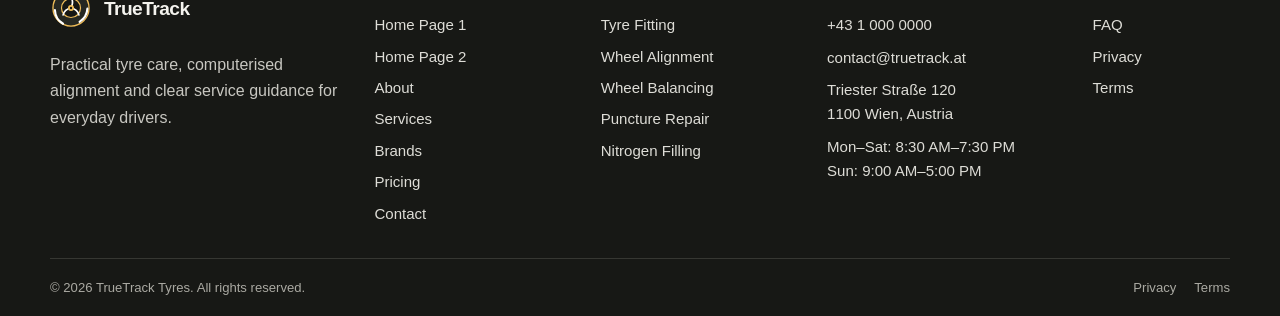
<file: pages/about.html>
<!doctype html>
<html lang="en" dir="ltr" data-theme="light" data-dir="ltr">
<head>
  <meta charset="utf-8"><meta name="viewport" content="width=device-width, initial-scale=1">
  <title>About Our Workshop | TrueTrack Tyres</title>
  <meta name="description" content="Meet TrueTrack Tyres, a practical tyre and alignment workshop focused on clear inspection, suitable equipment and careful final checks.">
  <meta property="og:title" content="About TrueTrack Tyres"><meta property="og:description" content="A well-run workshop built around clarity, precision and useful service."><meta property="og:type" content="website">
  <meta property="og:url" content="https://teknritsolutions-2.github.io/Tyre-Shop-Wheel-Alignment-Center/pages/about.html">
  <link rel="canonical" href="https://teknritsolutions-2.github.io/Tyre-Shop-Wheel-Alignment-Center/pages/about.html"><link rel="icon" href="../assets/images/favicon.svg?v=2" type="image/svg+xml"><link rel="alternate icon" href="../assets/images/favicon.png?v=2" type="image/png">
  <script>try{const t=localStorage.getItem('truetrack-theme');const d=localStorage.getItem('truetrack-direction');if(t)document.documentElement.dataset.theme=t;if(d){document.documentElement.dir=d;document.documentElement.dataset.dir=d}}catch(e){}</script>
  <link rel="stylesheet" href="../assets/css/style.css"><link rel="stylesheet" href="../assets/css/dark-mode.css"><link rel="stylesheet" href="../assets/css/rtl.css">
  <script src="../assets/js/main.js" defer></script>
</head>
<body>
  <site-header></site-header>
  <main id="main-content">
    <section class="page-banner banner-about" aria-labelledby="about-title"><div class="container banner-copy"><nav class="breadcrumbs" aria-label="Breadcrumb"><a href="../index.html">Home</a><span aria-hidden="true">›</span><span aria-current="page">About</span></nav><span class="eyebrow">The workshop</span><h1 id="about-title">Clear work starts with a clear look.</h1></div></section>

    <section class="section surface"><div class="container story-grid"><div class="reveal"><span class="eyebrow">Our approach</span><h2>A tyre centre designed around the job in front of us.</h2><p class="measure muted-text">TrueTrack is a fictional local workshop concept built for drivers who want practical tyre advice, accurate wheel-care equipment and an easy way to plan a visit.</p></div><aside class="story-note reveal"><span class="label">What we do</span><p>Tyre fitting, alignment, balancing, puncture repair, nitrogen filling and multi-brand tyre guidance.</p></aside></div></section>

    <section class="section muted philosophy-section"><div class="container"><div class="philosophy-unified reveal"><div class="philosophy-header"><span class="eyebrow">Service philosophy</span><h2>Inspect. Explain. Agree. Complete.</h2><p>We avoid treating every symptom as the same problem. Pulling, vibration, pressure loss and tyre wear each deserve the right check before work begins.</p></div><div class="philosophy-stage"><figure class="philosophy-media"><img src="../assets/images/workshop-standard.jpg" alt="Technician inspecting vehicle wheel and tyre assembly on hydraulic workshop lift" loading="lazy" width="1600" height="1067"><figcaption class="philosophy-media-caption"><span class="caption-tag">Workshop standard</span><span>Useful equipment with a careful operator. Measurements confirmed before handover.</span></figcaption></figure></div><div class="philosophy-principles"><div class="principle-item"><span class="principle-code">01 / INSPECT</span><h3>Visible condition first</h3><p>Tyre tread, wear pattern, sidewall health and inflation reviewed before replacement advice.</p></div><div class="principle-item"><span class="principle-code">02 / EXPLAIN</span><h3>Plain language</h3><p>Service scope and diagnostic readings explained clearly without workshop jargon.</p></div><div class="principle-item"><span class="principle-code">03 / AGREE</span><h3>Clear cost boundary</h3><p>Practical options matched to vehicle specifications, road use and agreed upfront.</p></div><div class="principle-item"><span class="principle-code">04 / COMPLETE</span><h3>Final confirmation</h3><p>Torque check, measured pressures and a final visible look-over close the job.</p></div></div></div></div></section>

    <section class="section surface expectation-section"><div class="container"><div class="section-head reveal"><span class="eyebrow">What customers can expect</span><h2>A disciplined visit without unnecessary ceremony.</h2><p>Clear diagnostic steps, visible condition checks, and agreed boundaries before tools touch the vehicle.</p></div><div class="expectation-grid reveal"><div class="expectation-step"><div class="expectation-meta"><span class="expectation-num">01</span><span class="expectation-line" aria-hidden="true"></span></div><div class="expectation-body"><h3>A useful first conversation</h3><p>Vehicle, tyre size, symptoms and intended use establish the starting point.</p></div></div><div class="expectation-step"><div class="expectation-meta"><span class="expectation-num">02</span><span class="expectation-line" aria-hidden="true"></span></div><div class="expectation-body"><h3>Condition-led advice</h3><p>We look at the actual tyre or wheel issue before recommending a service.</p></div></div><div class="expectation-step"><div class="expectation-meta"><span class="expectation-num">03</span><span class="expectation-line" aria-hidden="true"></span></div><div class="expectation-body"><h3>A clear cost boundary</h3><p>Service guidance is shown upfront; tyre quotations depend on exact size and stock.</p></div></div><div class="expectation-step"><div class="expectation-meta"><span class="expectation-num">04</span><span class="expectation-line" aria-hidden="true"></span></div><div class="expectation-body"><h3>A final confirmation</h3><p>The relevant pressure, fitment or measurement check closes the job.</p></div></div></div></div></section>

    <section class="section about-brands-section">
      <div class="container">
        <div class="section-head split reveal">
          <div>
            <span class="eyebrow">Multi-brand range</span>
            <h2>Options for everyday roads.</h2>
            <p>We commonly work with passenger-car, SUV and two-wheeler tyre sizes across established global brands.</p>
          </div>
          <a class="btn btn-secondary section-link" href="brands.html">Explore Brands</a>
        </div>
        <div class="about-brand-grid reveal">
          <article class="about-brand-card">
            <div class="about-brand-logo-frame">
              <img src="../assets/images/logo-mrf.svg" alt="MRF Tyres logo" class="about-brand-logo" width="354" height="72">
            </div>
            <div class="about-brand-info">
              <h3>MRF Tyres</h3>
              <p>High-mileage passenger car and two-wheeler tyre choices built for rugged everyday road conditions.</p>
            </div>
          </article>
          <article class="about-brand-card">
            <div class="about-brand-logo-frame">
              <img src="../assets/images/logo-ceat.svg" alt="CEAT Tyres logo" class="about-brand-logo" width="438" height="151">
            </div>
            <div class="about-brand-info">
              <h3>CEAT Tyres</h3>
              <p>Dependable wet-weather grip, robust casing construction and balanced performance for daily driving.</p>
            </div>
          </article>
          <article class="about-brand-card">
            <div class="about-brand-logo-frame">
              <img src="../assets/images/logo-apollo.svg" alt="Apollo Tyres logo" class="about-brand-logo" width="300" height="107">
            </div>
            <div class="about-brand-info">
              <h3>Apollo Tyres</h3>
              <p>Quiet highway comfort, precise steering response and durable tread patterns for modern vehicles.</p>
            </div>
          </article>
        </div>
      </div>
    </section>

    <section class="section final-cta-section"><div class="container"><div class="final-cta reveal"><div><span class="eyebrow">Visit TrueTrack</span><h2>One practical workshop. Five essential services.</h2><p>Walk-ins are welcome; appointments help us plan your bay time.</p></div><div class="btn-row"><a class="btn btn-primary" href="contact.html#appointment">Book Appointment</a><a class="btn btn-light" href="services.html">View Services</a></div></div></div></section>
  </main>
  <site-footer></site-footer>
</body>
</html>
</file>
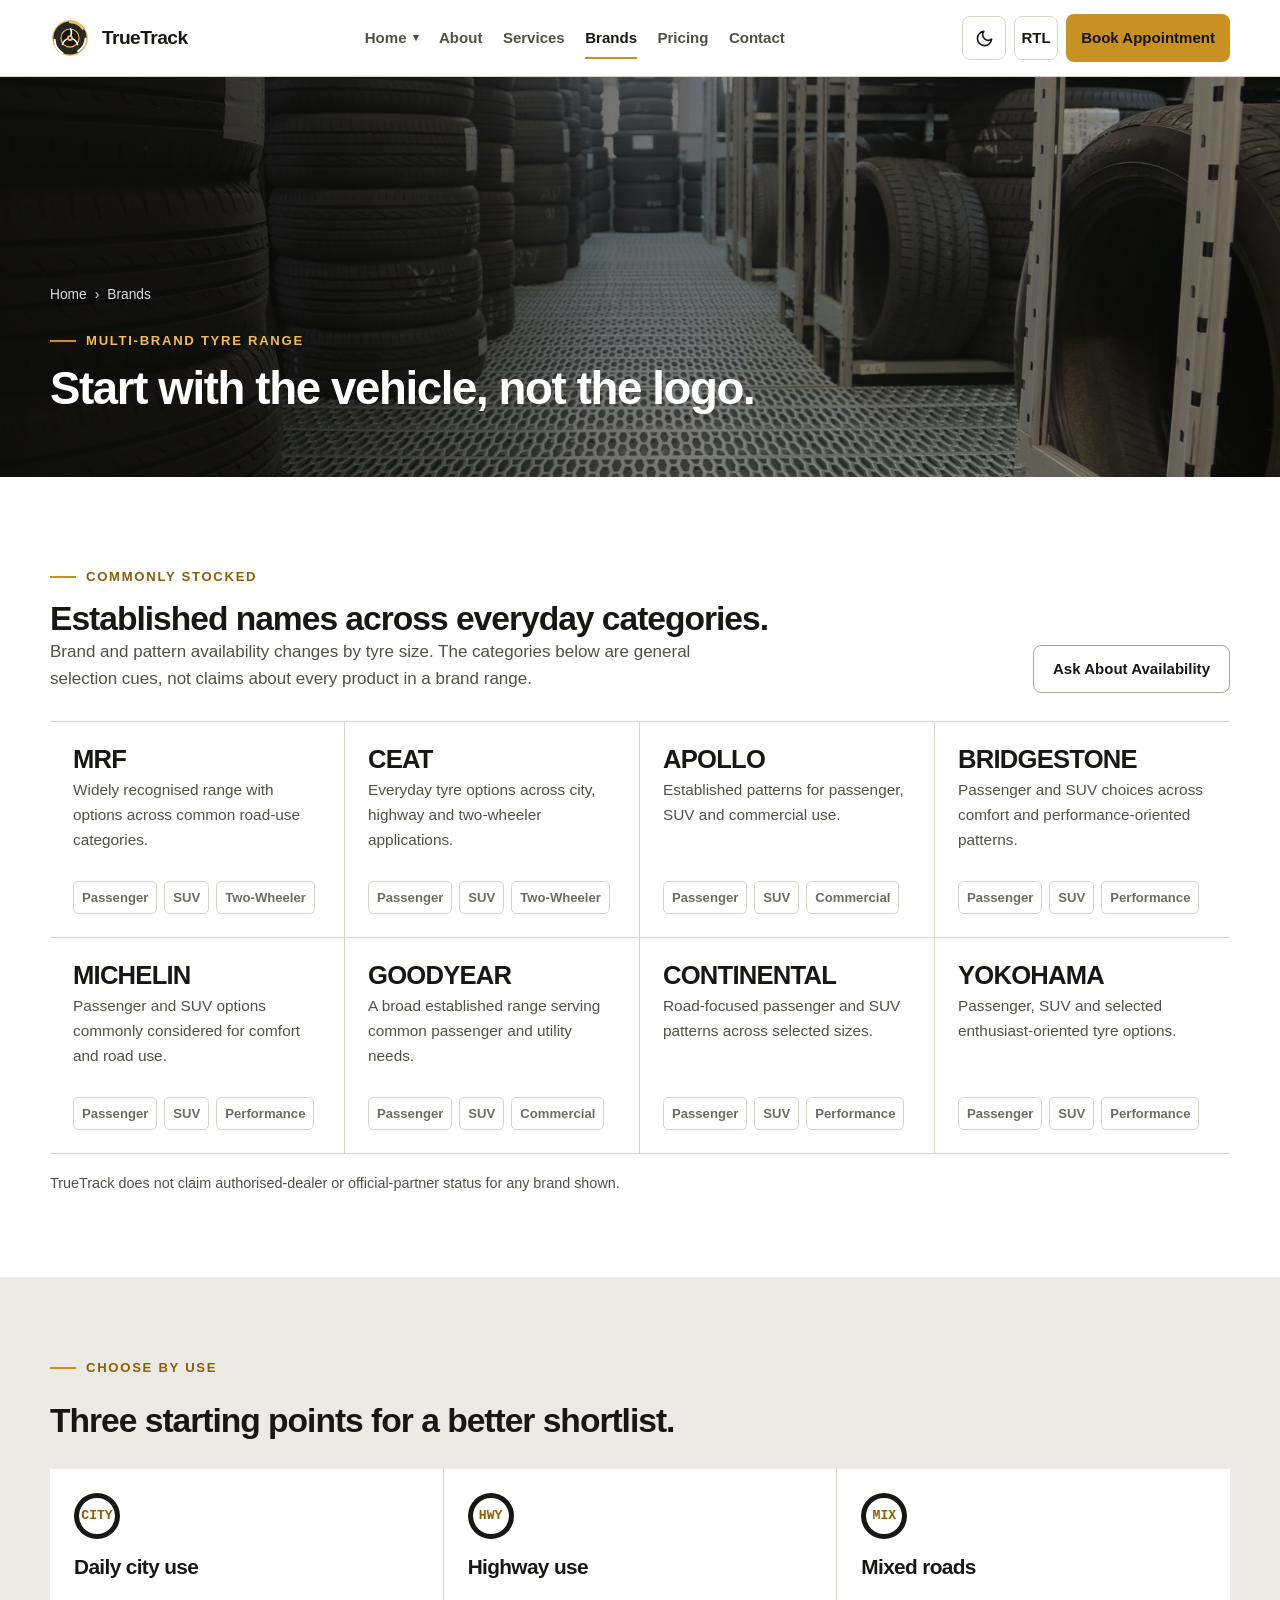
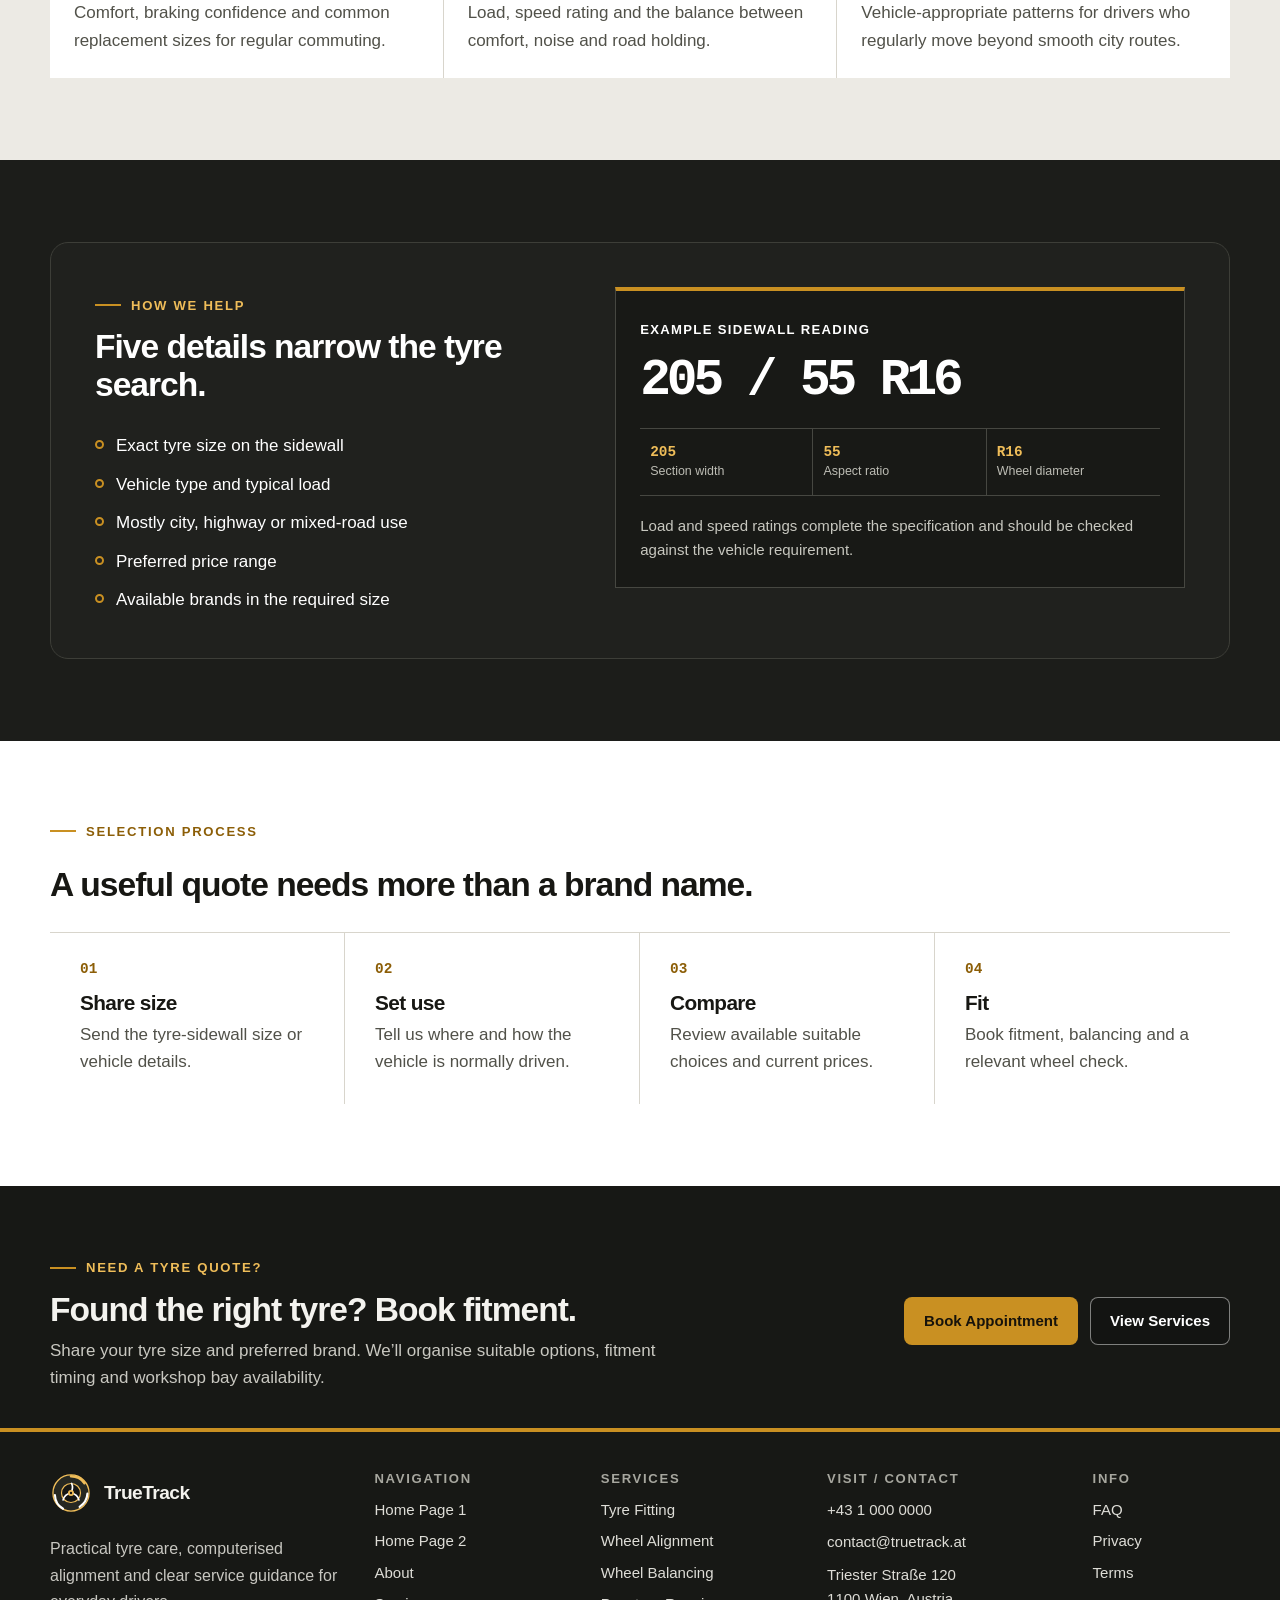
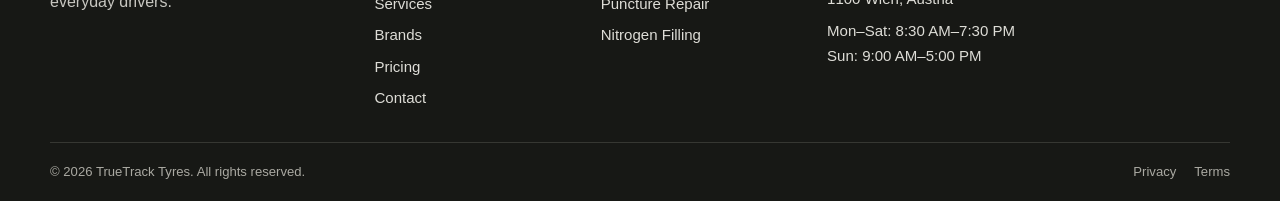
<file: pages/brands.html>
<!doctype html>
<html lang="en" dir="ltr" data-theme="light" data-dir="ltr">
<head>
  <meta charset="utf-8"><meta name="viewport" content="width=device-width, initial-scale=1">
  <title>Tyre Brands &amp; Vehicle Categories | TrueTrack Tyres</title>
  <meta name="description" content="Explore tyre brands commonly stocked for passenger cars, SUVs and two-wheelers, with practical selection help from TrueTrack Tyres.">
  <meta property="og:title" content="Tyre Brands at TrueTrack"><meta property="og:description" content="A useful brand overview organised around vehicle and road use."><meta property="og:type" content="website">
  <meta property="og:url" content="https://teknritsolutions-2.github.io/Tyre-Shop-Wheel-Alignment-Center/pages/brands.html">
  <link rel="canonical" href="https://teknritsolutions-2.github.io/Tyre-Shop-Wheel-Alignment-Center/pages/brands.html"><link rel="icon" href="../assets/images/favicon.svg?v=2" type="image/svg+xml"><link rel="alternate icon" href="../assets/images/favicon.png?v=2" type="image/png">
  <script>try{const t=localStorage.getItem('truetrack-theme');const d=localStorage.getItem('truetrack-direction');if(t)document.documentElement.dataset.theme=t;if(d){document.documentElement.dir=d;document.documentElement.dataset.dir=d}}catch(e){}</script>
  <link rel="stylesheet" href="../assets/css/style.css"><link rel="stylesheet" href="../assets/css/dark-mode.css"><link rel="stylesheet" href="../assets/css/rtl.css">
  <script src="../assets/js/main.js" defer></script>
</head>
<body>
  <site-header></site-header>
  <main id="main-content">
    <section class="page-banner banner-brands" aria-labelledby="brands-title"><div class="container banner-copy"><nav class="breadcrumbs" aria-label="Breadcrumb"><a href="../index.html">Home</a><span aria-hidden="true">›</span><span aria-current="page">Brands</span></nav><span class="eyebrow">Multi-brand tyre range</span><h1 id="brands-title">Start with the vehicle, not the logo.</h1></div></section>

    <section class="section surface"><div class="container"><div class="section-head split reveal"><div><span class="eyebrow">Commonly stocked</span><h2>Established names across everyday categories.</h2><p>Brand and pattern availability changes by tyre size. The categories below are general selection cues, not claims about every product in a brand range.</p></div><a class="btn btn-secondary section-link" href="contact.html#appointment">Ask About Availability</a></div><div class="brand-grid reveal">
      <article class="brand-card"><div><h3>MRF</h3><p>Widely recognised range with options across common road-use categories.</p></div><div class="tag-row"><span class="tag">Passenger</span><span class="tag">SUV</span><span class="tag">Two-Wheeler</span></div></article>
      <article class="brand-card"><div><h3>CEAT</h3><p>Everyday tyre options across city, highway and two-wheeler applications.</p></div><div class="tag-row"><span class="tag">Passenger</span><span class="tag">SUV</span><span class="tag">Two-Wheeler</span></div></article>
      <article class="brand-card"><div><h3>Apollo</h3><p>Established patterns for passenger, SUV and commercial use.</p></div><div class="tag-row"><span class="tag">Passenger</span><span class="tag">SUV</span><span class="tag">Commercial</span></div></article>
      <article class="brand-card"><div><h3>Bridgestone</h3><p>Passenger and SUV choices across comfort and performance-oriented patterns.</p></div><div class="tag-row"><span class="tag">Passenger</span><span class="tag">SUV</span><span class="tag">Performance</span></div></article>
      <article class="brand-card"><div><h3>Michelin</h3><p>Passenger and SUV options commonly considered for comfort and road use.</p></div><div class="tag-row"><span class="tag">Passenger</span><span class="tag">SUV</span><span class="tag">Performance</span></div></article>
      <article class="brand-card"><div><h3>Goodyear</h3><p>A broad established range serving common passenger and utility needs.</p></div><div class="tag-row"><span class="tag">Passenger</span><span class="tag">SUV</span><span class="tag">Commercial</span></div></article>
      <article class="brand-card"><div><h3>Continental</h3><p>Road-focused passenger and SUV patterns across selected sizes.</p></div><div class="tag-row"><span class="tag">Passenger</span><span class="tag">SUV</span><span class="tag">Performance</span></div></article>
      <article class="brand-card"><div><h3>Yokohama</h3><p>Passenger, SUV and selected enthusiast-oriented tyre options.</p></div><div class="tag-row"><span class="tag">Passenger</span><span class="tag">SUV</span><span class="tag">Performance</span></div></article>
    </div><p class="small muted-text" style="margin-top:18px">TrueTrack does not claim authorised-dealer or official-partner status for any brand shown.</p></div></section>

    <section class="section muted"><div class="container"><div class="section-head reveal"><span class="eyebrow">Choose by use</span><h2>Three starting points for a better shortlist.</h2></div><div class="category-rail reveal"><article class="category-block"><span class="category-icon">CITY</span><h3>Daily city use</h3><p class="muted-text">Comfort, braking confidence and common replacement sizes for regular commuting.</p></article><article class="category-block"><span class="category-icon">HWY</span><h3>Highway use</h3><p class="muted-text">Load, speed rating and the balance between comfort, noise and road holding.</p></article><article class="category-block"><span class="category-icon">MIX</span><h3>Mixed roads</h3><p class="muted-text">Vehicle-appropriate patterns for drivers who regularly move beyond smooth city routes.</p></article></div></div></section>

    <section class="section dark"><div class="container alignment-board reveal"><div class="alignment-copy"><span class="eyebrow">How we help</span><h2>Five details narrow the tyre search.</h2><ul class="symptom-list"><li>Exact tyre size on the sidewall</li><li>Vehicle type and typical load</li><li>Mostly city, highway or mixed-road use</li><li>Preferred price range</li><li>Available brands in the required size</li></ul></div><div class="selection-spec" aria-label="Example tyre specification"><span class="label">Example sidewall reading</span><strong>205 / 55 R16</strong><dl><div><dt>205</dt><dd>Section width</dd></div><div><dt>55</dt><dd>Aspect ratio</dd></div><div><dt>R16</dt><dd>Wheel diameter</dd></div></dl><p>Load and speed ratings complete the specification and should be checked against the vehicle requirement.</p></div></div></section>

    <section class="section surface"><div class="container"><div class="section-head reveal"><span class="eyebrow">Selection process</span><h2>A useful quote needs more than a brand name.</h2></div><div class="process-rail reveal"><article class="process-step"><span class="process-number">01</span><h3>Share size</h3><p>Send the tyre-sidewall size or vehicle details.</p></article><article class="process-step"><span class="process-number">02</span><h3>Set use</h3><p>Tell us where and how the vehicle is normally driven.</p></article><article class="process-step"><span class="process-number">03</span><h3>Compare</h3><p>Review available suitable choices and current prices.</p></article><article class="process-step"><span class="process-number">04</span><h3>Fit</h3><p>Book fitment, balancing and a relevant wheel check.</p></article></div></div></section>

    <section class="section final-cta-section"><div class="container"><div class="final-cta reveal"><div><span class="eyebrow">Need a tyre quote?</span><h2>Found the right tyre? Book fitment.</h2><p>Share your tyre size and preferred brand. We’ll organise suitable options, fitment timing and workshop bay availability.</p></div><div class="btn-row"><a class="btn btn-primary" href="contact.html#appointment">Book Appointment</a><a class="btn btn-light" href="services.html">View Services</a></div></div></div></section>
  </main>
  <site-footer></site-footer>
</body>
</html>
</file>
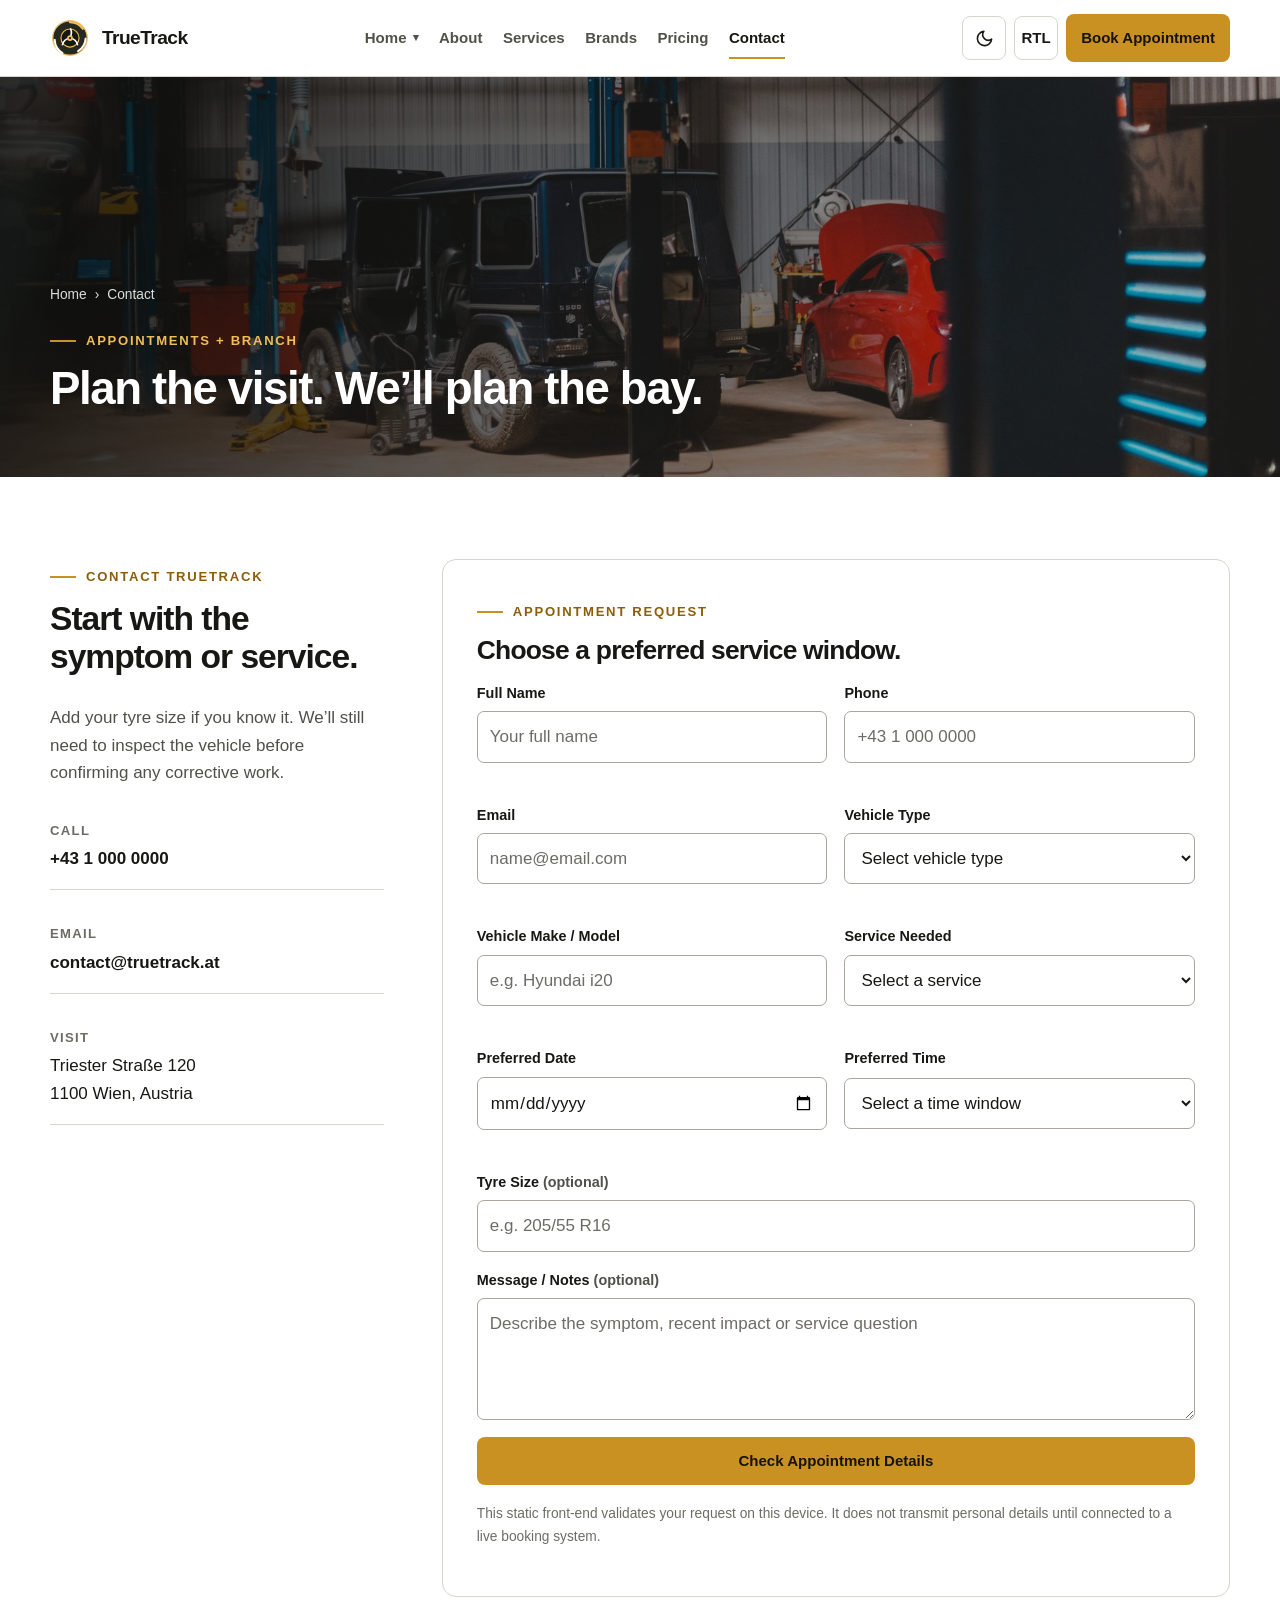
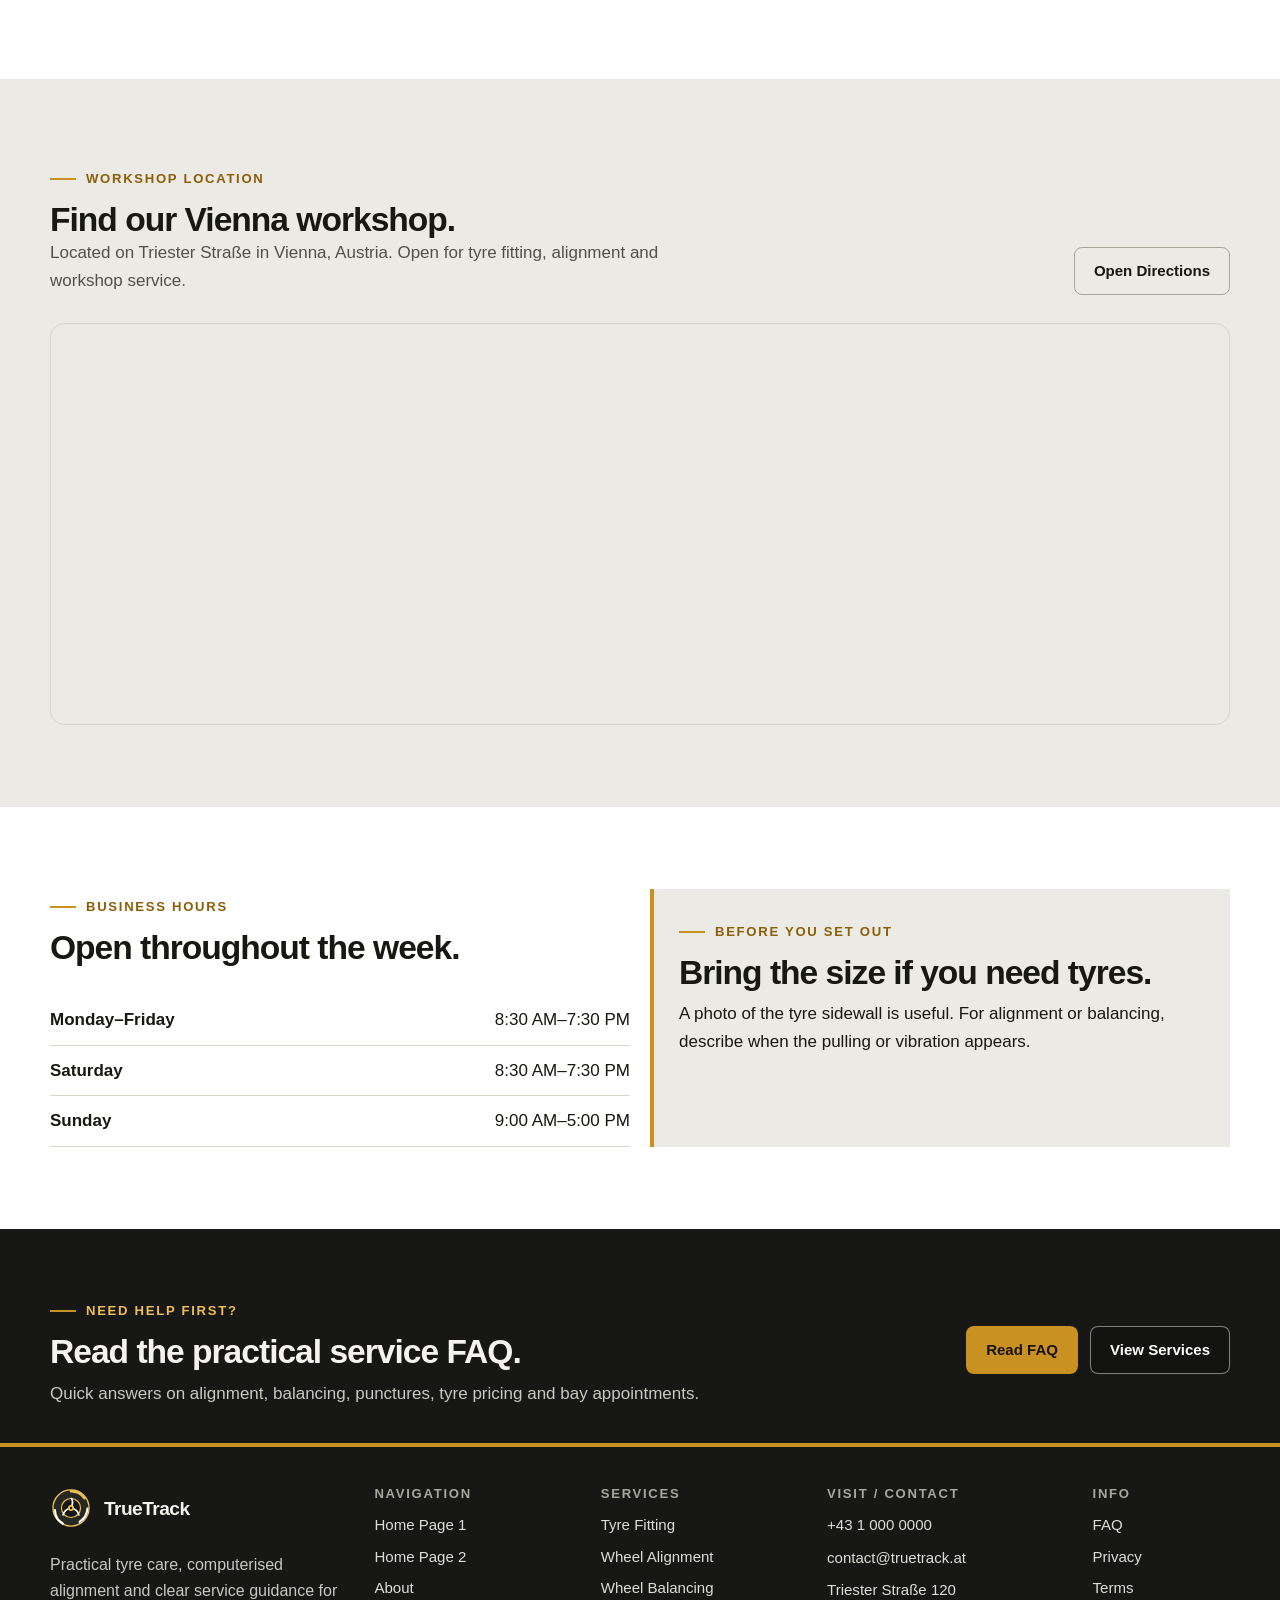
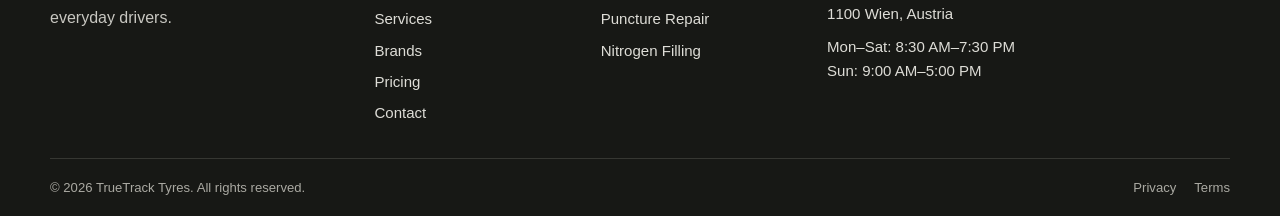
<file: pages/contact.html>
<!doctype html>
<html lang="en" dir="ltr" data-theme="light" data-dir="ltr">
<head>
  <meta charset="utf-8"><meta name="viewport" content="width=device-width, initial-scale=1">
  <title>Book Appointment &amp; Find Us | TrueTrack Tyres</title>
  <meta name="description" content="Book a tyre or wheel service appointment and find the TrueTrack Tyres workshop, with contact details and opening hours.">
  <meta property="og:title" content="Book TrueTrack Tyres"><meta property="og:description" content="Choose a service window and find our workshop."><meta property="og:type" content="website">
  <meta property="og:url" content="https://teknritsolutions-2.github.io/Tyre-Shop-Wheel-Alignment-Center/pages/contact.html">
  <link rel="canonical" href="https://teknritsolutions-2.github.io/Tyre-Shop-Wheel-Alignment-Center/pages/contact.html"><link rel="icon" href="../assets/images/favicon.svg?v=2" type="image/svg+xml"><link rel="alternate icon" href="../assets/images/favicon.png?v=2" type="image/png">
  <script>try{const t=localStorage.getItem('truetrack-theme');const d=localStorage.getItem('truetrack-direction');if(t)document.documentElement.dataset.theme=t;if(d){document.documentElement.dir=d;document.documentElement.dataset.dir=d}}catch(e){}</script>
  <link rel="stylesheet" href="../assets/css/style.css"><link rel="stylesheet" href="../assets/css/dark-mode.css"><link rel="stylesheet" href="../assets/css/rtl.css">
  <script src="../assets/js/main.js" defer></script>
</head>
<body>
  <site-header></site-header>
  <main id="main-content">
    <section class="page-banner banner-contact" aria-labelledby="contact-title"><div class="container banner-copy"><nav class="breadcrumbs" aria-label="Breadcrumb"><a href="../index.html">Home</a><span aria-hidden="true">›</span><span aria-current="page">Contact</span></nav><span class="eyebrow">Appointments + branch</span><h1 id="contact-title">Plan the visit. We’ll plan the bay.</h1></div></section>

    <section class="section surface" id="appointment"><div class="container contact-layout"><aside class="contact-aside reveal"><div><span class="eyebrow">Contact TrueTrack</span><h2>Start with the symptom or service.</h2><p class="muted-text">Add your tyre size if you know it. We’ll still need to inspect the vehicle before confirming any corrective work.</p></div><div class="contact-block"><span class="label">Call</span><a href="tel:+4310000000">+43 1 000 0000</a></div><div class="contact-block"><span class="label">Email</span><a href="mailto:contact@truetrack.at">contact@truetrack.at</a></div><div class="contact-block"><span class="label">Visit</span><p>Triester Straße 120<br>1100 Wien, Austria</p></div></aside>
        <form class="form-card reveal" data-booking-form novalidate aria-labelledby="appointment-title"><span class="eyebrow">Appointment request</span><h2 id="appointment-title">Choose a preferred service window.</h2><div class="form-grid">
          <div class="field"><label for="name">Full Name</label><input id="name" name="name" type="text" autocomplete="name" placeholder="Your full name" required aria-describedby="name-error"><span class="error-text" id="name-error"></span></div>
          <div class="field"><label for="phone">Phone</label><input id="phone" name="phone" type="tel" autocomplete="tel" inputmode="tel" placeholder="+43 1 000 0000" required aria-describedby="phone-error"><span class="error-text" id="phone-error"></span></div>
          <div class="field"><label for="email">Email</label><input id="email" name="email" type="email" autocomplete="email" placeholder="name@email.com" required aria-describedby="email-error"><span class="error-text" id="email-error"></span></div>
          <div class="field"><label for="vehicle-type">Vehicle Type</label><select id="vehicle-type" name="vehicleType" required aria-describedby="vehicle-type-error"><option value="">Select vehicle type</option><option>Passenger Car</option><option>SUV</option><option>Two-Wheeler</option><option>Light Commercial</option><option>Other</option></select><span class="error-text" id="vehicle-type-error"></span></div>
          <div class="field"><label for="vehicle-model">Vehicle Make / Model</label><input id="vehicle-model" name="vehicleModel" type="text" placeholder="e.g. Hyundai i20" required aria-describedby="vehicle-model-error"><span class="error-text" id="vehicle-model-error"></span></div>
          <div class="field"><label for="service">Service Needed</label><select id="service" name="service" required aria-describedby="service-error"><option value="">Select a service</option><option>Tyre Fitting</option><option>Wheel Alignment</option><option>Wheel Balancing</option><option>Puncture Repair</option><option>Nitrogen Filling</option><option>Tyre Inspection</option><option>Other</option></select><span class="error-text" id="service-error"></span></div>
          <div class="field"><label for="date">Preferred Date</label><input id="date" name="date" type="date" required aria-describedby="date-error"><span class="error-text" id="date-error"></span></div>
          <div class="field"><label for="time">Preferred Time</label><select id="time" name="time" required aria-describedby="time-error"><option value="">Select a time window</option><option>8:30 AM – 10:30 AM</option><option>10:30 AM – 12:30 PM</option><option>1:30 PM – 3:30 PM</option><option>3:30 PM – 5:30 PM</option><option>5:30 PM – 7:00 PM</option></select><span class="error-text" id="time-error"></span></div>
          <div class="field full"><label for="tyre-size">Tyre Size <span class="muted-text">(optional)</span></label><input id="tyre-size" name="tyreSize" type="text" placeholder="e.g. 205/55 R16"></div>
          <div class="field full"><label for="message">Message / Notes <span class="muted-text">(optional)</span></label><textarea id="message" name="message" placeholder="Describe the symptom, recent impact or service question"></textarea></div>
          <div class="field full"><button class="btn btn-primary" type="submit">Check Appointment Details</button><p class="form-note">This static front-end validates your request on this device. It does not transmit personal details until connected to a live booking system.</p><div class="form-status" data-form-status role="status" tabindex="-1"></div></div>
        </div></form>
      </div></section>

    <section class="section muted" id="location"><div class="container"><div class="section-head split reveal"><div><span class="eyebrow">Workshop location</span><h2>Find our Vienna workshop.</h2><p>Located on Triester Straße in Vienna, Austria. Open for tyre fitting, alignment and workshop service.</p></div><a class="btn btn-secondary section-link" href="https://www.google.com/maps/search/?api=1&amp;query=Triester+Stra%C3%9Fe+120,+1100+Wien,+Austria" target="_blank" rel="noopener">Open Directions</a></div><div class="map-card reveal"><iframe title="Map location for TrueTrack workshop on Triester Straße 120, Vienna, Austria" src="https://www.google.com/maps?q=Triester%20Stra%C3%9Fe%20120,%201100%20Wien,%20Austria&amp;z=14&amp;output=embed" loading="lazy" referrerpolicy="no-referrer-when-downgrade" allowfullscreen></iframe></div></div></section>

    <section class="section surface"><div class="container grid-2"><div class="reveal"><span class="eyebrow">Business hours</span><h2>Open throughout the week.</h2><div class="hours"><div class="hours-row"><strong>Monday–Friday</strong><span>8:30 AM–7:30 PM</span></div><div class="hours-row"><strong>Saturday</strong><span>8:30 AM–7:30 PM</span></div><div class="hours-row"><strong>Sunday</strong><span>9:00 AM–5:00 PM</span></div></div></div><div class="info-band reveal"><div><span class="eyebrow">Before you set out</span><h2>Bring the size if you need tyres.</h2><p>A photo of the tyre sidewall is useful. For alignment or balancing, describe when the pulling or vibration appears.</p></div></div></div></section>

    <section class="section final-cta-section"><div class="container"><div class="final-cta reveal"><div><span class="eyebrow">Need help first?</span><h2>Read the practical service FAQ.</h2><p>Quick answers on alignment, balancing, punctures, tyre pricing and bay appointments.</p></div><div class="btn-row"><a class="btn btn-primary" href="faq.html">Read FAQ</a><a class="btn btn-light" href="services.html">View Services</a></div></div></div></section>
  </main>
  <site-footer></site-footer>
</body>
</html>
</file>
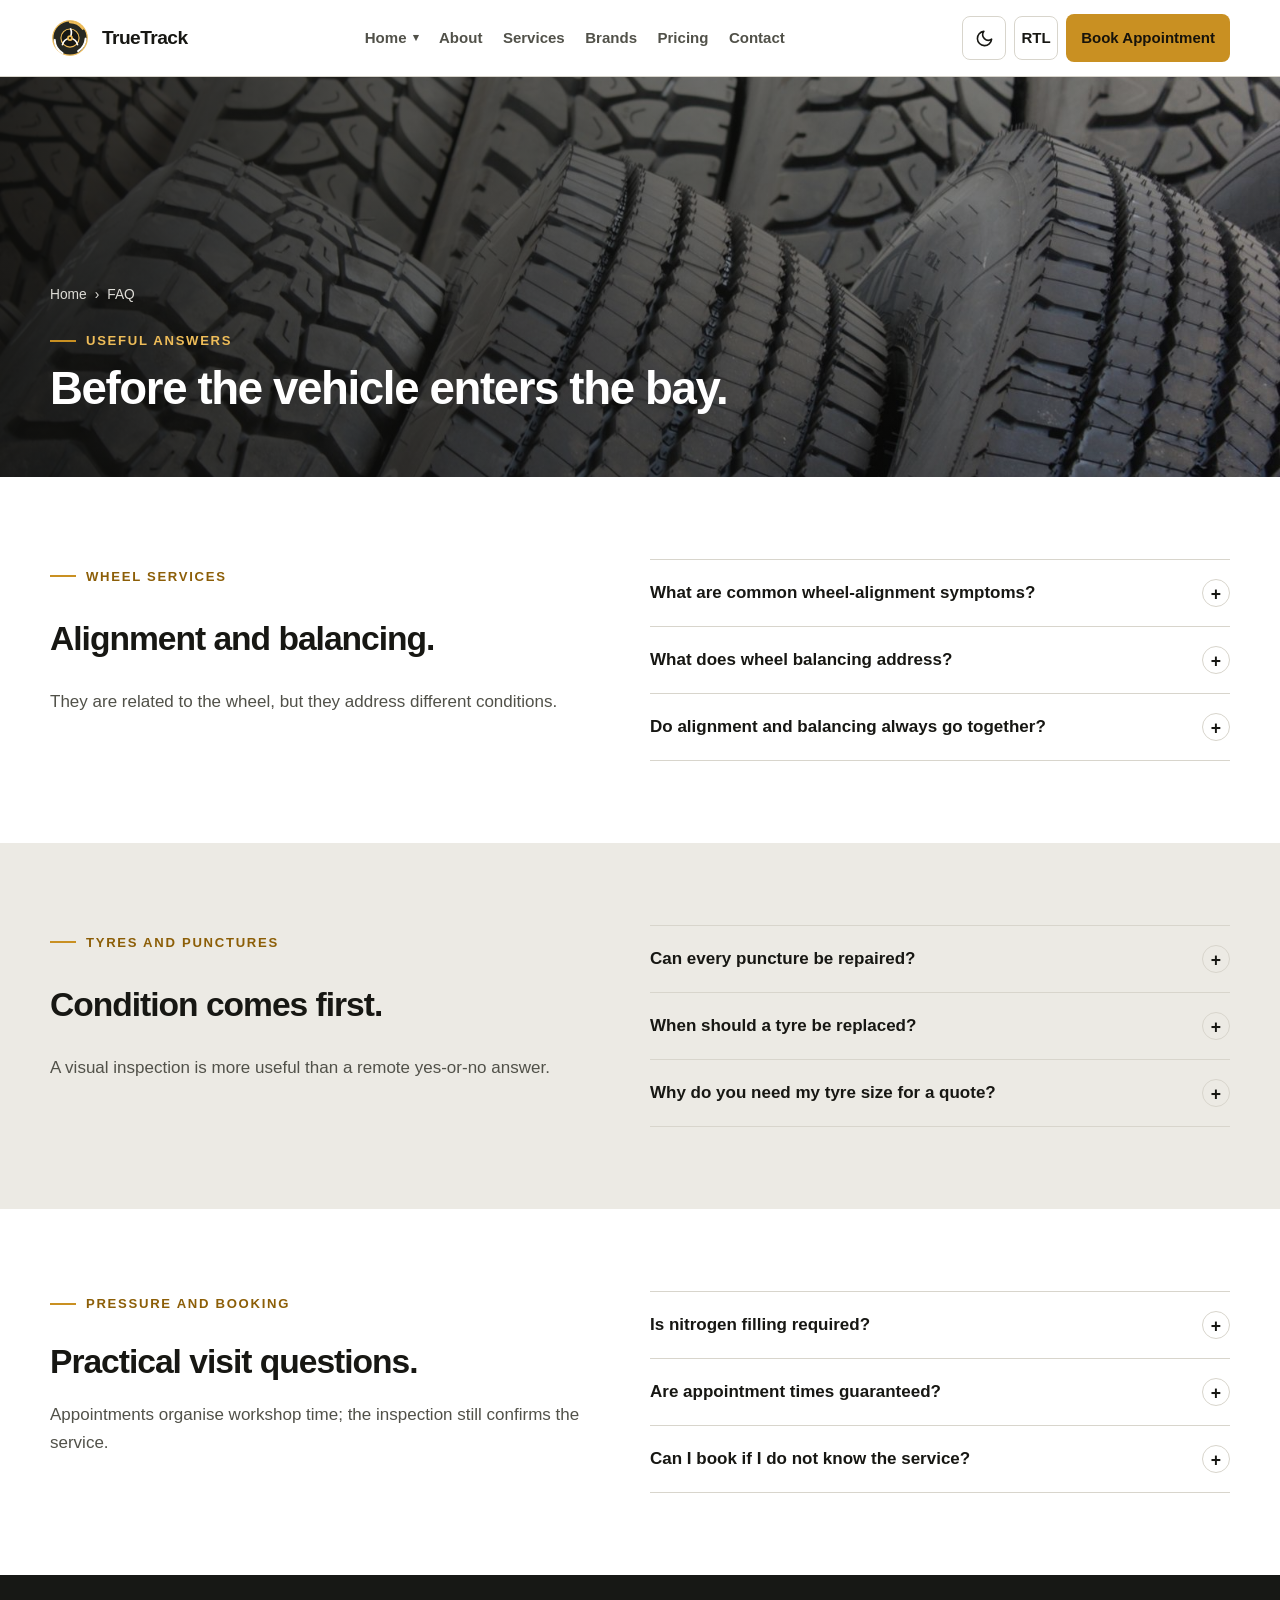
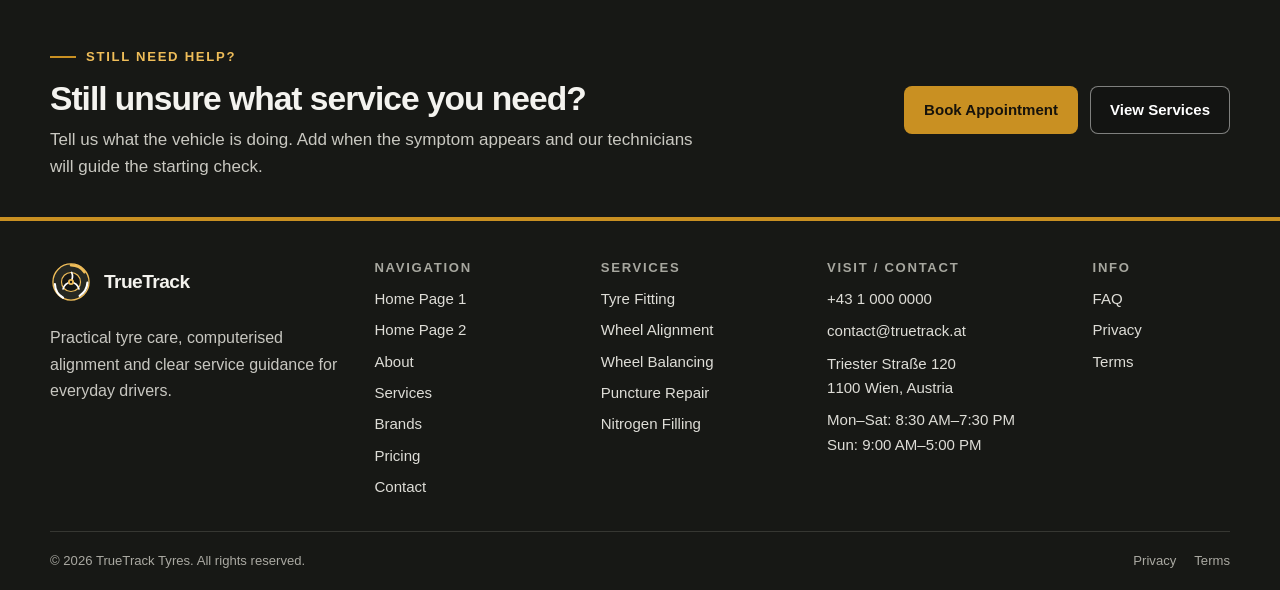
<file: pages/faq.html>
<!doctype html>
<html lang="en" dir="ltr" data-theme="light" data-dir="ltr">
<head>
  <meta charset="utf-8"><meta name="viewport" content="width=device-width, initial-scale=1">
  <title>Tyre &amp; Wheel Service FAQ | TrueTrack Tyres</title>
  <meta name="description" content="Answers to common questions about wheel alignment, balancing, puncture repair, nitrogen filling, tyre prices and appointments.">
  <meta property="og:title" content="Tyre Service FAQ | TrueTrack"><meta property="og:description" content="Clear answers before a tyre or wheel service visit."><meta property="og:type" content="website">
  <meta property="og:url" content="https://teknritsolutions-2.github.io/Tyre-Shop-Wheel-Alignment-Center/pages/faq.html">
  <link rel="canonical" href="https://teknritsolutions-2.github.io/Tyre-Shop-Wheel-Alignment-Center/pages/faq.html"><link rel="icon" href="../assets/images/favicon.svg?v=2" type="image/svg+xml"><link rel="alternate icon" href="../assets/images/favicon.png?v=2" type="image/png">
  <script>try{const t=localStorage.getItem('truetrack-theme');const d=localStorage.getItem('truetrack-direction');if(t)document.documentElement.dataset.theme=t;if(d){document.documentElement.dir=d;document.documentElement.dataset.dir=d}}catch(e){}</script>
  <link rel="stylesheet" href="../assets/css/style.css"><link rel="stylesheet" href="../assets/css/dark-mode.css"><link rel="stylesheet" href="../assets/css/rtl.css">
  <script src="../assets/js/main.js" defer></script>
</head>
<body>
  <site-header></site-header>
  <main id="main-content">
    <section class="page-banner banner-faq" aria-labelledby="faq-title"><div class="container banner-copy"><nav class="breadcrumbs" aria-label="Breadcrumb"><a href="../index.html">Home</a><span aria-hidden="true">›</span><span aria-current="page">FAQ</span></nav><span class="eyebrow">Useful answers</span><h1 id="faq-title">Before the vehicle enters the bay.</h1></div></section>

    <section class="section surface"><div class="container grid-2"><div class="section-head reveal"><span class="eyebrow">Wheel services</span><h2>Alignment and balancing.</h2><p>They are related to the wheel, but they address different conditions.</p></div><div class="faq-list reveal">
      <article class="faq-item"><button class="faq-question" type="button" aria-expanded="false"><span>What are common wheel-alignment symptoms?</span><span class="faq-plus">+</span></button><div class="faq-answer"><div><p>Pulling on a level road, an off-centre steering wheel and uneven tyre wear are useful reasons to request an alignment check.</p></div></div></article>
      <article class="faq-item"><button class="faq-question" type="button" aria-expanded="false"><span>What does wheel balancing address?</span><span class="faq-plus">+</span></button><div class="faq-answer"><div><p>Balancing corrects uneven weight around a tyre-and-wheel assembly. Vibration at particular road speeds is a common clue.</p></div></div></article>
      <article class="faq-item"><button class="faq-question" type="button" aria-expanded="false"><span>Do alignment and balancing always go together?</span><span class="faq-plus">+</span></button><div class="faq-answer"><div><p>No. They solve different problems. Both may be checked after tyre replacement or when symptoms overlap, but neither should be assumed automatically.</p></div></div></article>
    </div></div></section>

    <section class="section muted"><div class="container grid-2"><div class="section-head reveal"><span class="eyebrow">Tyres and punctures</span><h2>Condition comes first.</h2><p>A visual inspection is more useful than a remote yes-or-no answer.</p></div><div class="faq-list reveal">
      <article class="faq-item"><button class="faq-question" type="button" aria-expanded="false"><span>Can every puncture be repaired?</span><span class="faq-plus">+</span></button><div class="faq-answer"><div><p>No. The puncture location, size, tyre construction and overall condition determine whether repair is appropriate. Sidewall damage generally needs different guidance.</p></div></div></article>
      <article class="faq-item"><button class="faq-question" type="button" aria-expanded="false"><span>When should a tyre be replaced?</span><span class="faq-plus">+</span></button><div class="faq-answer"><div><p>Wear indicators, cracks, a bulge, repeated pressure loss, sidewall damage and uneven wear are reasons to have the tyre inspected.</p></div></div></article>
      <article class="faq-item"><button class="faq-question" type="button" aria-expanded="false"><span>Why do you need my tyre size for a quote?</span><span class="faq-plus">+</span></button><div class="faq-answer"><div><p>Brand, pattern and price vary by exact size, load and speed rating. A photo of the tyre sidewall can help start the enquiry.</p></div></div></article>
    </div></div></section>

    <section class="section surface"><div class="container grid-2"><div class="section-head reveal"><span class="eyebrow">Pressure and booking</span><h2>Practical visit questions.</h2><p>Appointments organise workshop time; the inspection still confirms the service.</p></div><div class="faq-list reveal">
      <article class="faq-item"><button class="faq-question" type="button" aria-expanded="false"><span>Is nitrogen filling required?</span><span class="faq-plus">+</span></button><div class="faq-answer"><div><p>It is optional. Maintaining the vehicle manufacturer's recommended cold tyre pressure remains the important part of tyre care.</p></div></div></article>
      <article class="faq-item"><button class="faq-question" type="button" aria-expanded="false"><span>Are appointment times guaranteed?</span><span class="faq-plus">+</span></button><div class="faq-answer"><div><p>The form collects a preferred window. A live workshop team would confirm availability after the request is connected to a booking system.</p></div></div></article>
      <article class="faq-item"><button class="faq-question" type="button" aria-expanded="false"><span>Can I book if I do not know the service?</span><span class="faq-plus">+</span></button><div class="faq-answer"><div><p>Yes. Choose “Other” or “Tyre Inspection” and describe the symptom in the notes.</p></div></div></article>
    </div></div></section>

    <section class="section final-cta-section"><div class="container"><div class="final-cta reveal"><div><span class="eyebrow">Still need help?</span><h2>Still unsure what service you need?</h2><p>Tell us what the vehicle is doing. Add when the symptom appears and our technicians will guide the starting check.</p></div><div class="btn-row"><a class="btn btn-primary" href="contact.html#appointment">Book Appointment</a><a class="btn btn-light" href="services.html">View Services</a></div></div></div></section>
  </main>
  <site-footer></site-footer>
</body>
</html>
</file>
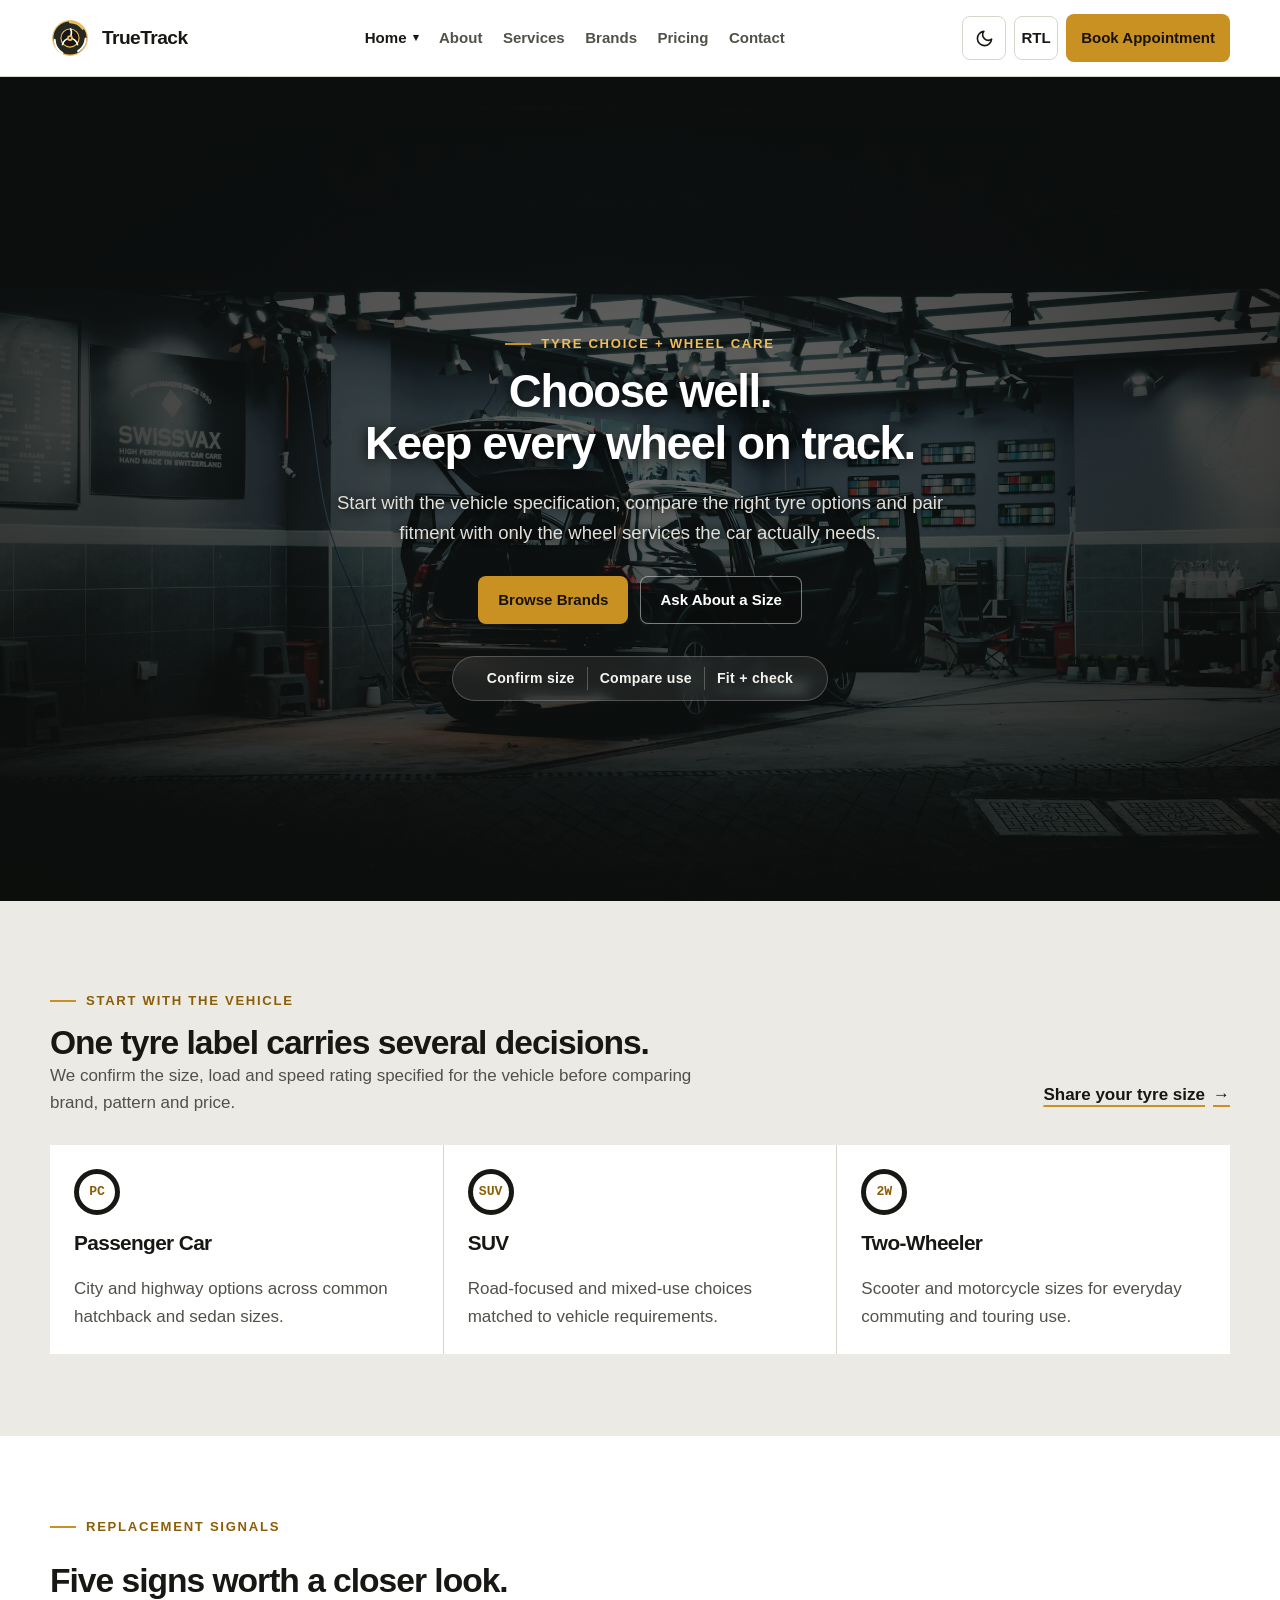
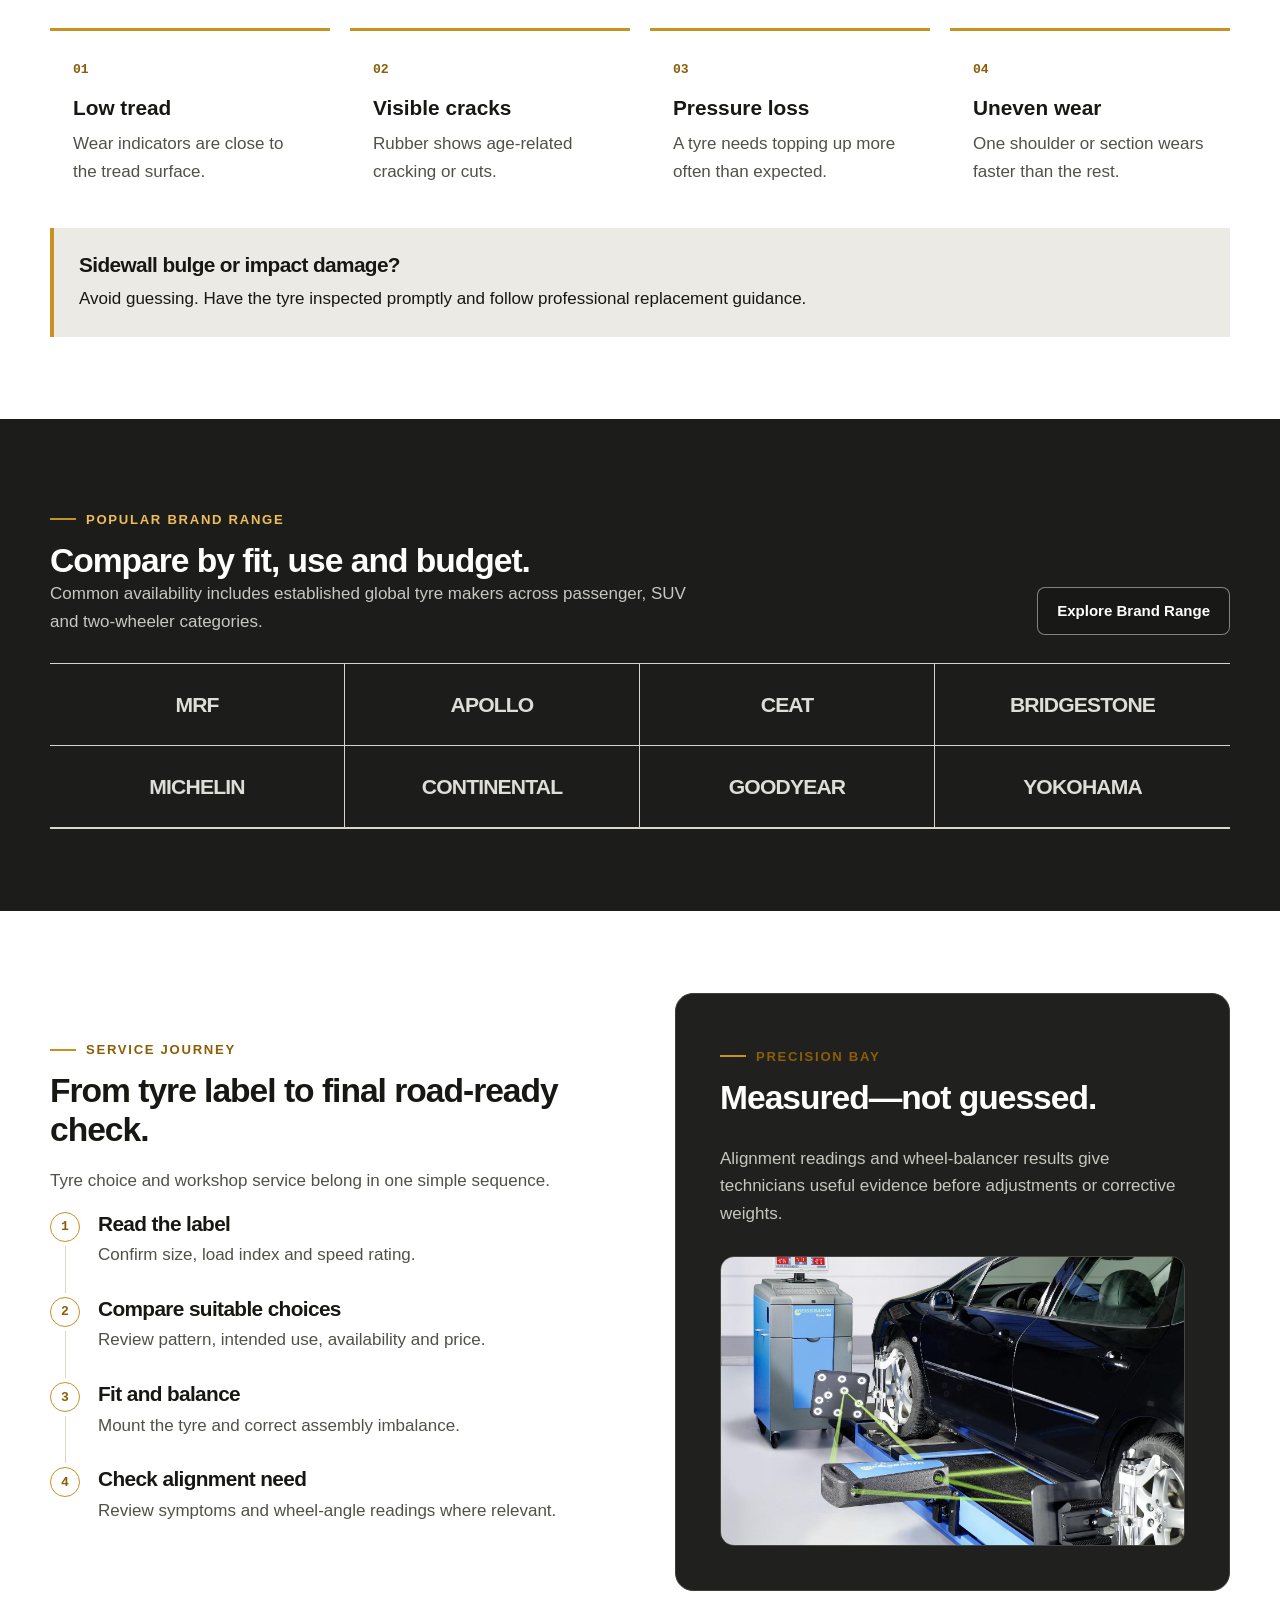
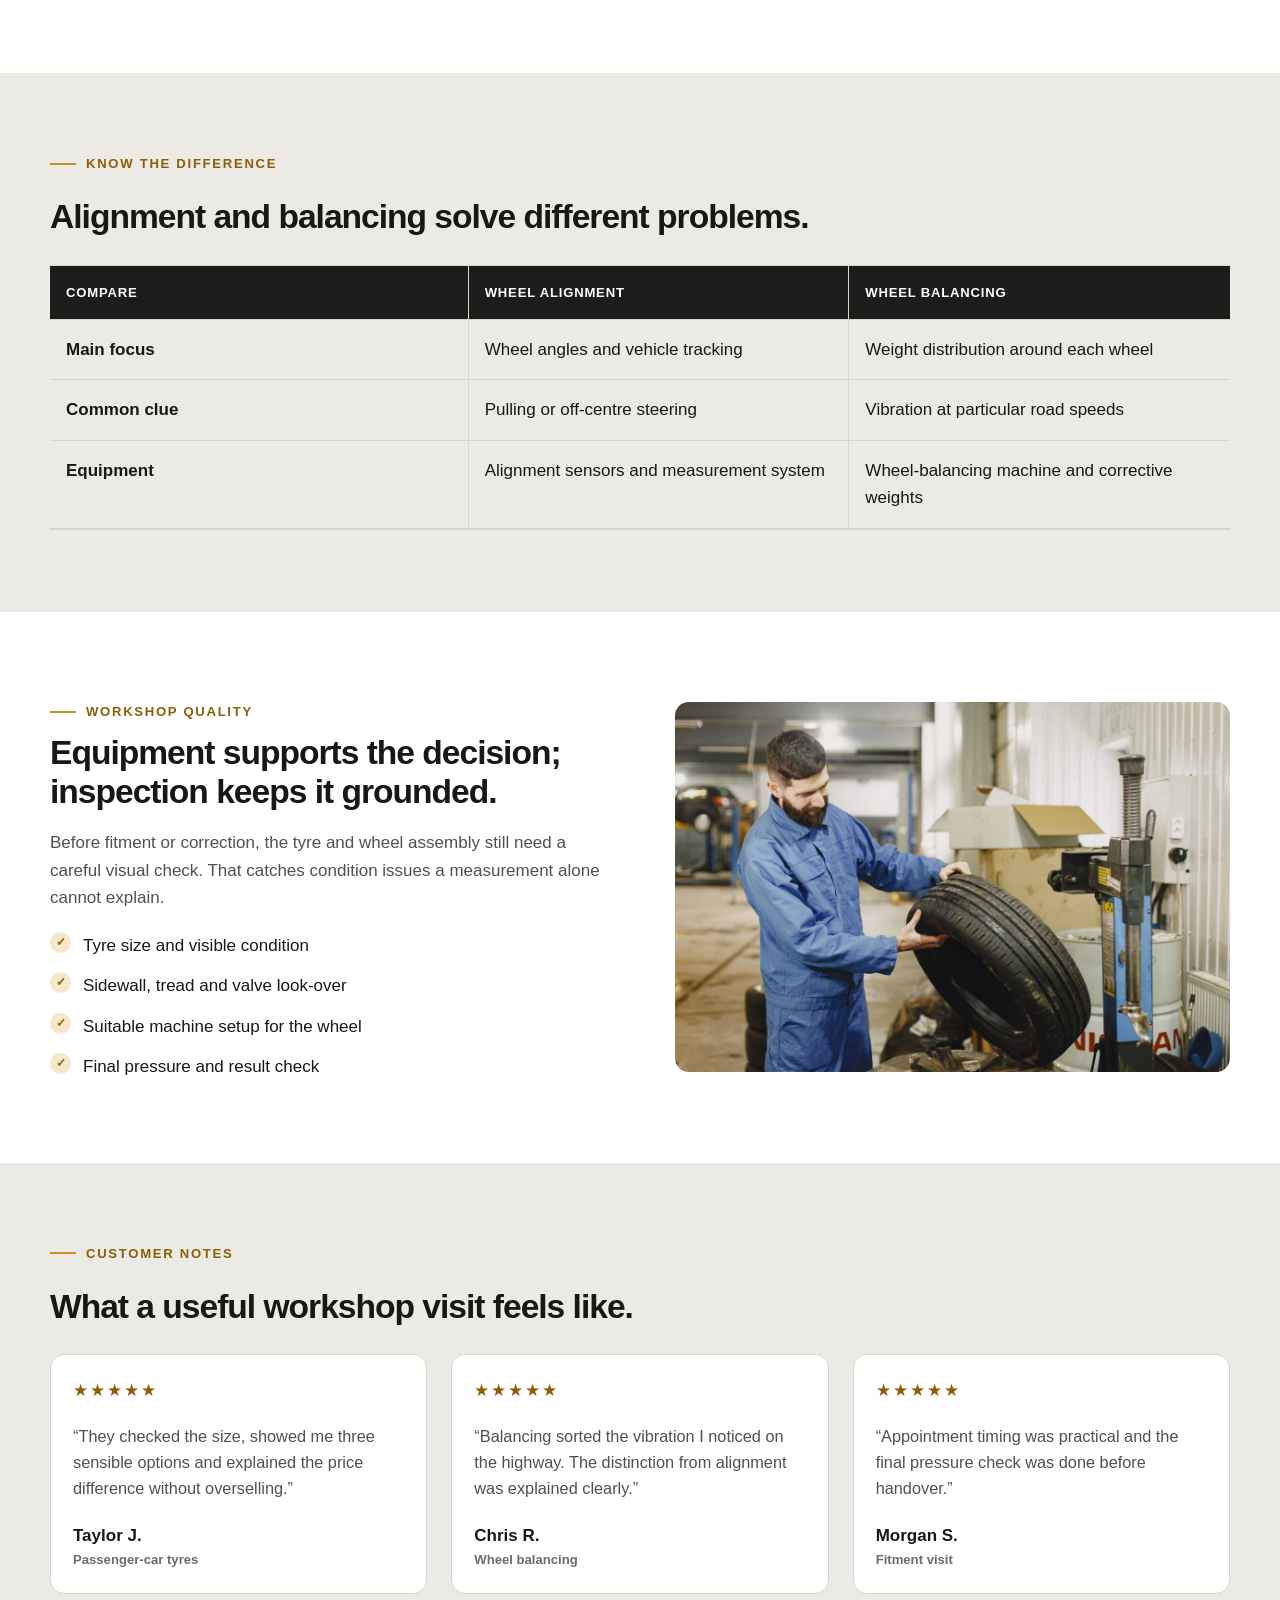
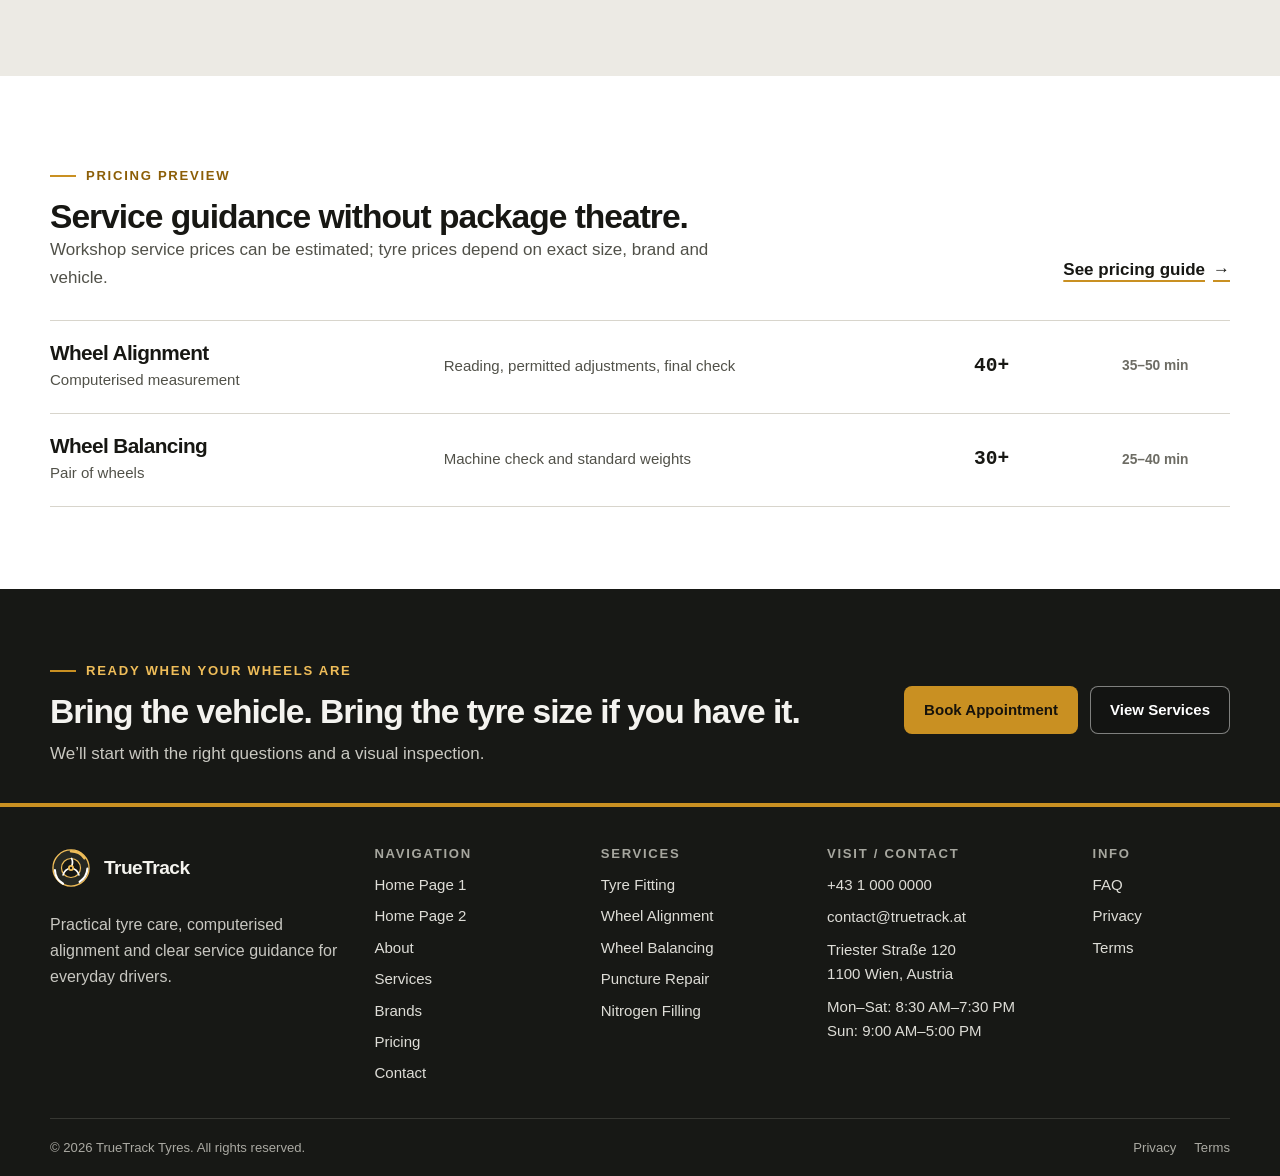
<file: pages/home-2.html>
<!doctype html>
<html lang="en" dir="ltr" data-theme="light" data-dir="ltr">
<head>
  <meta charset="utf-8"><meta name="viewport" content="width=device-width, initial-scale=1">
  <title>Choose the Right Tyre | TrueTrack Tyres</title>
  <meta name="description" content="Choose tyres by vehicle and use, spot replacement signs, compare alignment and balancing, and book practical tyre care.">
  <meta property="og:title" content="Choose well. Keep every wheel on track."><meta property="og:description" content="Tyre choice and wheel-care guidance from TrueTrack Tyres."><meta property="og:type" content="website">
  <meta property="og:url" content="https://teknritsolutions-2.github.io/Tyre-Shop-Wheel-Alignment-Center/pages/home-2.html">
  <link rel="canonical" href="https://teknritsolutions-2.github.io/Tyre-Shop-Wheel-Alignment-Center/pages/home-2.html"><link rel="icon" href="../assets/images/favicon.svg?v=2" type="image/svg+xml"><link rel="alternate icon" href="../assets/images/favicon.png?v=2" type="image/png">
  <script>try{const t=localStorage.getItem('truetrack-theme');const d=localStorage.getItem('truetrack-direction');if(t)document.documentElement.dataset.theme=t;if(d){document.documentElement.dir=d;document.documentElement.dataset.dir=d}}catch(e){}</script>
  <link rel="stylesheet" href="../assets/css/style.css"><link rel="stylesheet" href="../assets/css/dark-mode.css"><link rel="stylesheet" href="../assets/css/rtl.css">
  <script src="../assets/js/main.js" defer></script>
</head>
<body>
  <site-header></site-header>
  <main id="main-content">
    <section class="hero hero-secondary" aria-labelledby="home2-title">
      <div class="container hero-secondary-shell">
        <div class="hero-secondary-copy"><span class="eyebrow">Tyre choice + wheel care</span><h1 id="home2-title">Choose well.<br>Keep every wheel on track.</h1><p>Start with the vehicle specification, compare the right tyre options and pair fitment with only the wheel services the car actually needs.</p><div class="btn-row"><a class="btn btn-primary" href="brands.html">Browse Brands</a><a class="btn btn-light" href="contact.html#appointment">Ask About a Size</a></div><div class="hero-trackline" aria-label="Tyre service sequence"><span>Confirm size</span><span>Compare use</span><span>Fit + check</span></div></div>
      </div>
    </section>

    <section class="section muted">
      <div class="container">
        <div class="section-head split reveal"><div><span class="eyebrow">Start with the vehicle</span><h2>One tyre label carries several decisions.</h2><p>We confirm the size, load and speed rating specified for the vehicle before comparing brand, pattern and price.</p></div><a class="text-link section-link" href="contact.html#appointment">Share your tyre size</a></div>
        <div class="category-rail reveal"><article class="category-block"><span class="category-icon">PC</span><h3>Passenger Car</h3><p class="muted-text">City and highway options across common hatchback and sedan sizes.</p></article><article class="category-block"><span class="category-icon">SUV</span><h3>SUV</h3><p class="muted-text">Road-focused and mixed-use choices matched to vehicle requirements.</p></article><article class="category-block"><span class="category-icon">2W</span><h3>Two-Wheeler</h3><p class="muted-text">Scooter and motorcycle sizes for everyday commuting and touring use.</p></article></div>
      </div>
    </section>

    <section class="section surface">
      <div class="container">
        <div class="section-head reveal"><span class="eyebrow">Replacement signals</span><h2>Five signs worth a closer look.</h2></div>
        <div class="grid-4 replacement-grid reveal"><article class="guide-card"><span class="number-tag">01</span><strong>Low tread</strong><p>Wear indicators are close to the tread surface.</p></article><article class="guide-card"><span class="number-tag">02</span><strong>Visible cracks</strong><p>Rubber shows age-related cracking or cuts.</p></article><article class="guide-card"><span class="number-tag">03</span><strong>Pressure loss</strong><p>A tyre needs topping up more often than expected.</p></article><article class="guide-card"><span class="number-tag">04</span><strong>Uneven wear</strong><p>One shoulder or section wears faster than the rest.</p></article></div>
        <div class="info-band reveal" style="margin-top:20px"><div><h3>Sidewall bulge or impact damage?</h3><p>Avoid guessing. Have the tyre inspected promptly and follow professional replacement guidance.</p></div></div>
      </div>
    </section>

    <section class="section dark">
      <div class="container">
        <div class="section-head split reveal"><div><span class="eyebrow">Popular brand range</span><h2>Compare by fit, use and budget.</h2><p>Common availability includes established global tyre makers across passenger, SUV and two-wheeler categories.</p></div><a class="btn btn-light section-link" href="brands.html">Explore Brand Range</a></div>
        <div class="brand-rail reveal"><span class="brand-word">MRF</span><span class="brand-word">Apollo</span><span class="brand-word">CEAT</span><span class="brand-word">Bridgestone</span><span class="brand-word">Michelin</span><span class="brand-word">Continental</span><span class="brand-word">Goodyear</span><span class="brand-word">Yokohama</span></div>
      </div>
    </section>

    <section class="section surface">
      <div class="container split-panel">
        <div class="split-content reveal"><span class="eyebrow">Service journey</span><h2>From tyre label to final road-ready check.</h2><p>Tyre choice and workshop service belong in one simple sequence.</p><div class="timeline"><article class="timeline-item"><h3>Read the label</h3><p>Confirm size, load index and speed rating.</p></article><article class="timeline-item"><h3>Compare suitable choices</h3><p>Review pattern, intended use, availability and price.</p></article><article class="timeline-item"><h3>Fit and balance</h3><p>Mount the tyre and correct assembly imbalance.</p></article><article class="timeline-item"><h3>Check alignment need</h3><p>Review symptoms and wheel-angle readings where relevant.</p></article></div></div>
        <div class="alignment-board reveal"><div class="alignment-copy"><span class="eyebrow">Precision bay</span><h2>Measured—not guessed.</h2><p>Alignment readings and wheel-balancer results give technicians useful evidence before adjustments or corrective weights.</p></div><figure class="technical-photo"><img src="../assets/images/service-journey.jpg" alt="Wheel balancing machine and monitor set up in a workshop" loading="lazy" width="1920" height="1080"></figure></div>
      </div>
    </section>

    <section class="section muted">
      <div class="container"><div class="section-head reveal"><span class="eyebrow">Know the difference</span><h2>Alignment and balancing solve different problems.</h2></div><div class="compare-table reveal" role="table" aria-label="Alignment and balancing comparison"><div class="compare-row header" role="row"><div>Compare</div><div>Wheel Alignment</div><div>Wheel Balancing</div></div><div class="compare-row" role="row"><strong>Main focus</strong><span>Wheel angles and vehicle tracking</span><span>Weight distribution around each wheel</span></div><div class="compare-row" role="row"><strong>Common clue</strong><span>Pulling or off-centre steering</span><span>Vibration at particular road speeds</span></div><div class="compare-row" role="row"><strong>Equipment</strong><span>Alignment sensors and measurement system</span><span>Wheel-balancing machine and corrective weights</span></div></div></div>
    </section>

    <section class="section surface">
      <div class="container split-panel reverse"><div class="split-content reveal"><span class="eyebrow">Workshop quality</span><h2>Equipment supports the decision; inspection keeps it grounded.</h2><p>Before fitment or correction, the tyre and wheel assembly still need a careful visual check. That catches condition issues a measurement alone cannot explain.</p><ul class="check-list"><li>Tyre size and visible condition</li><li>Sidewall, tread and valve look-over</li><li>Suitable machine setup for the wheel</li><li>Final pressure and result check</li></ul></div><div class="split-media workshop-quality-media reveal"><img src="../assets/images/tyre-inspection.jpg" alt="Technician inspecting a tyre beside workshop equipment" loading="lazy" width="1200" height="800"></div></div>
    </section>

    <section class="section muted">
      <div class="container"><div class="section-head reveal"><span class="eyebrow">Customer notes</span><h2>What a useful workshop visit feels like.</h2></div><div class="carousel" data-carousel tabindex="0" aria-label="Customer notes carousel"><div class="carousel-viewport"><div class="carousel-track"><div class="slide"><div class="reveal-inner"><article class="testimonial"><span class="stars" aria-label="5 out of 5 stars">★★★★★</span><blockquote>“They checked the size, showed me three sensible options and explained the price difference without overselling.”</blockquote><cite>Taylor J.<span>Passenger-car tyres</span></cite></article></div></div><div class="slide"><div class="reveal-inner"><article class="testimonial"><span class="stars" aria-label="5 out of 5 stars">★★★★★</span><blockquote>“Balancing sorted the vibration I noticed on the highway. The distinction from alignment was explained clearly.”</blockquote><cite>Chris R.<span>Wheel balancing</span></cite></article></div></div><div class="slide"><div class="reveal-inner"><article class="testimonial"><span class="stars" aria-label="5 out of 5 stars">★★★★★</span><blockquote>“Appointment timing was practical and the final pressure check was done before handover.”</blockquote><cite>Morgan S.<span>Fitment visit</span></cite></article></div></div></div></div><div class="carousel-controls"><button class="carousel-btn" type="button" data-carousel-prev aria-label="Show previous note">←</button><button class="carousel-btn" type="button" data-carousel-next aria-label="Show next note">→</button></div></div></div>
    </section>

    <section class="section surface">
      <div class="container"><div class="section-head split reveal"><div><span class="eyebrow">Pricing preview</span><h2>Service guidance without package theatre.</h2><p>Workshop service prices can be estimated; tyre prices depend on exact size, brand and vehicle.</p></div><a class="text-link section-link" href="pricing.html">See pricing guide</a></div><div class="price-board reveal"><div class="price-row"><div class="price-name"><h3>Wheel Alignment</h3><p>Computerised measurement</p></div><span class="price-includes">Reading, permitted adjustments, final check</span><strong class="price-amount">40+</strong><span class="price-time">35–50 min</span></div><div class="price-row"><div class="price-name"><h3>Wheel Balancing</h3><p>Pair of wheels</p></div><span class="price-includes">Machine check and standard weights</span><strong class="price-amount">30+</strong><span class="price-time">25–40 min</span></div></div></div>
    </section>

    <section class="section final-cta-section">
      <div class="container"><div class="final-cta reveal"><div><span class="eyebrow">Ready when your wheels are</span><h2>Bring the vehicle. Bring the tyre size if you have it.</h2><p>We’ll start with the right questions and a visual inspection.</p></div><div class="btn-row"><a class="btn btn-primary" href="contact.html#appointment">Book Appointment</a><a class="btn btn-light" href="services.html">View Services</a></div></div></div>
    </section>
  </main>
  <site-footer></site-footer>
</body>
</html>
</file>
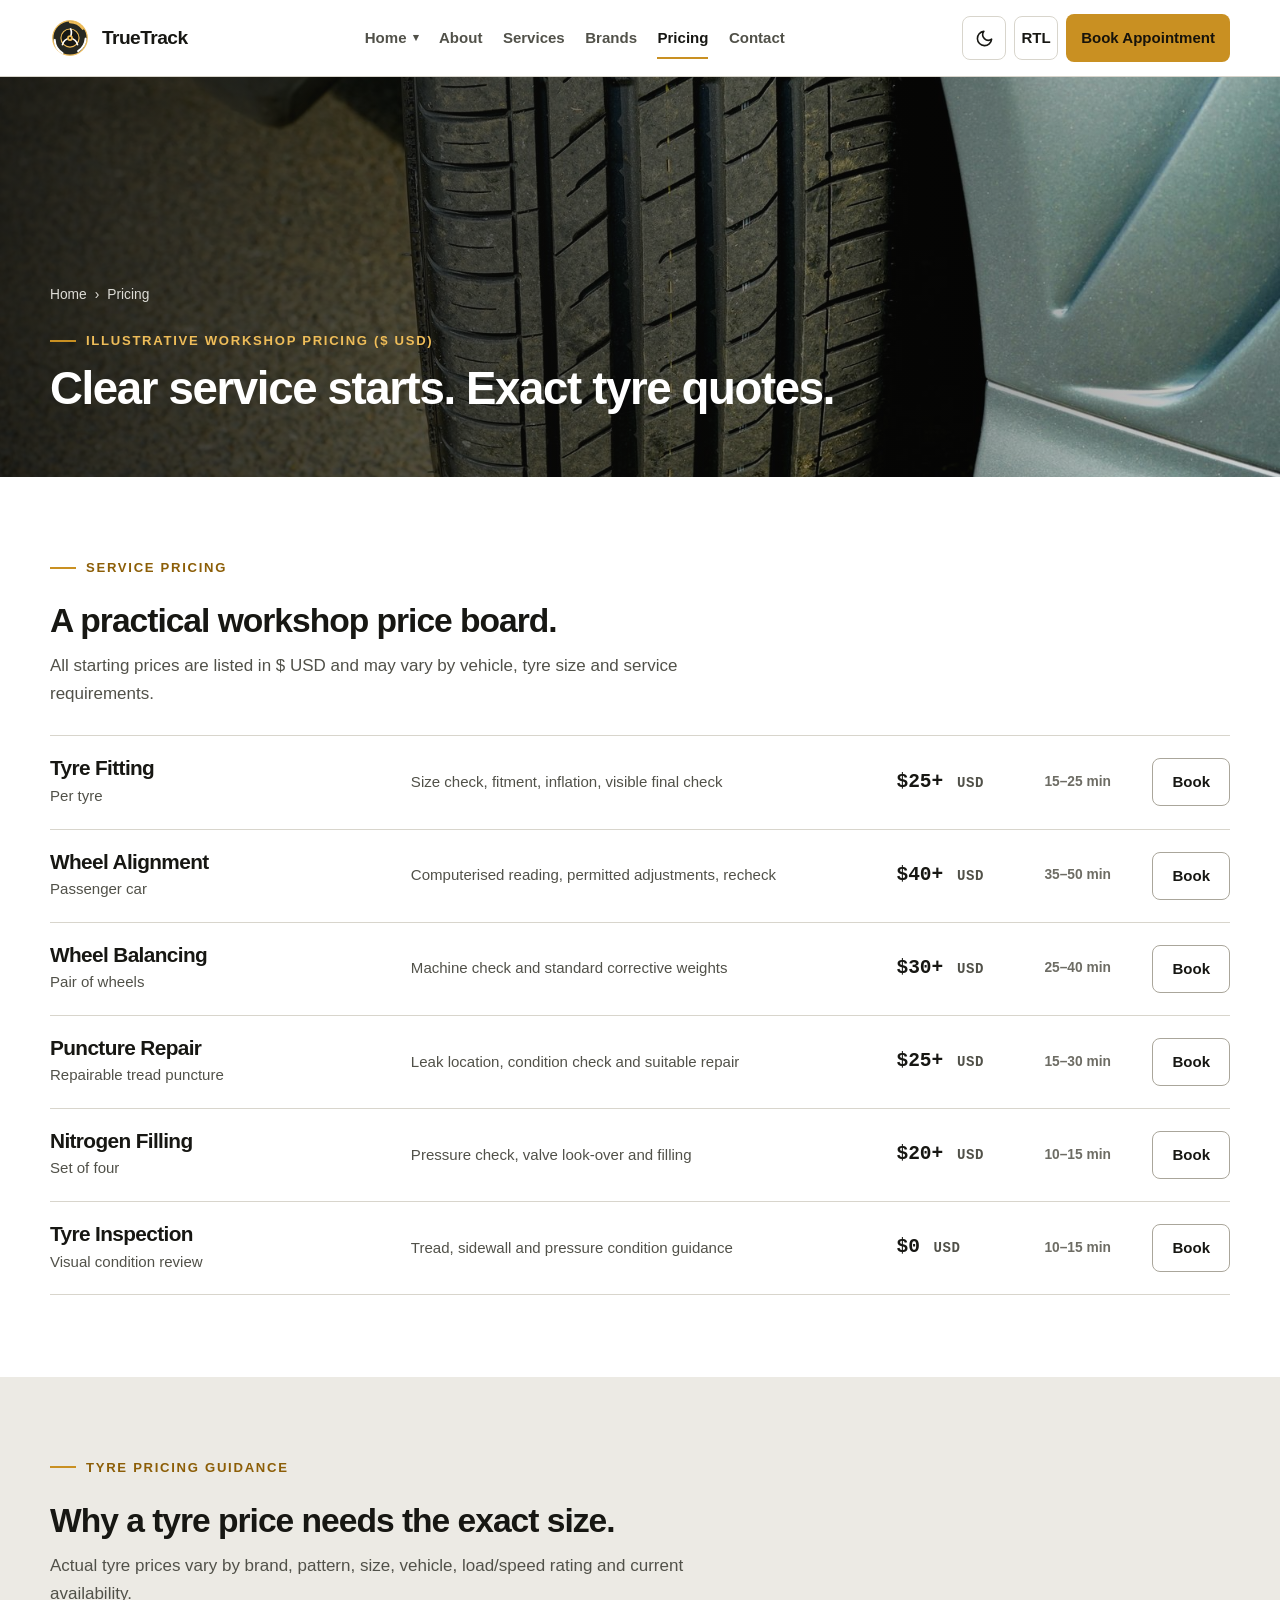
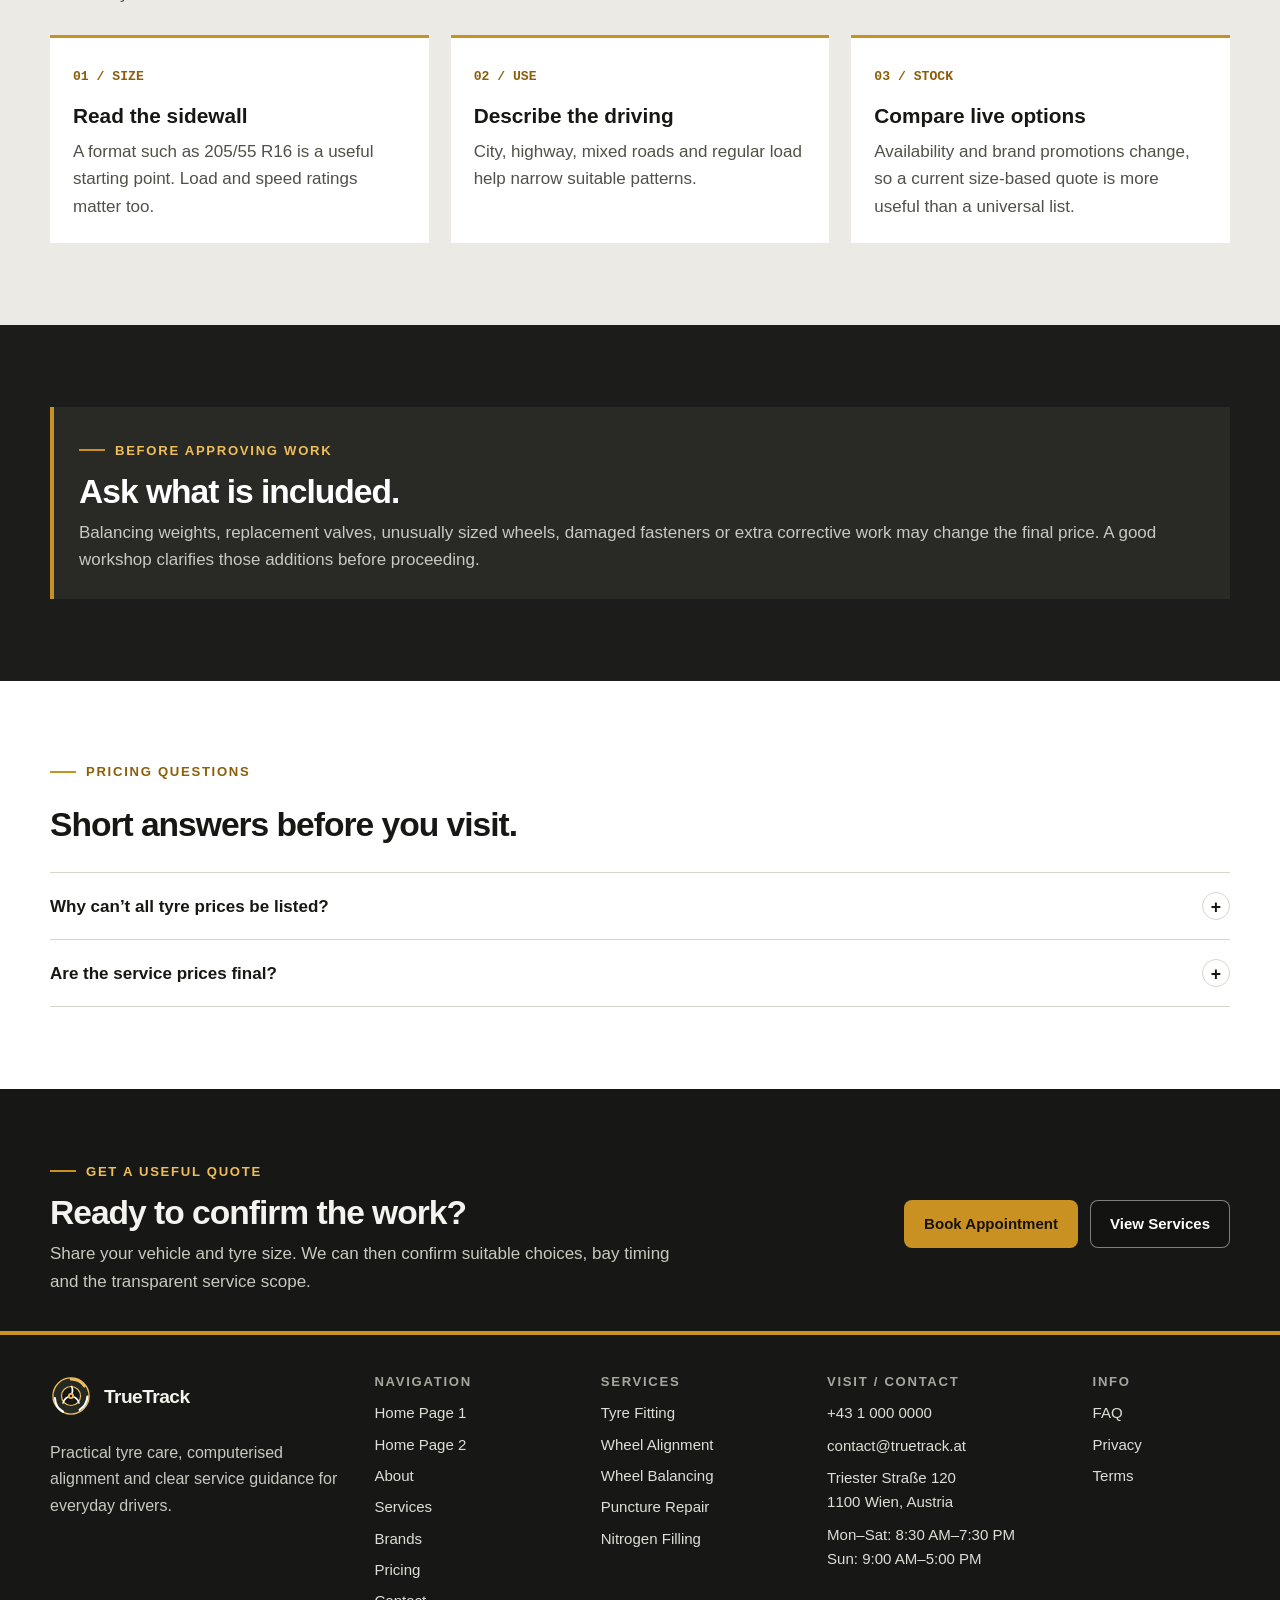
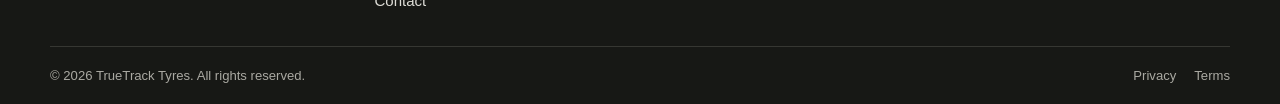
<file: pages/pricing.html>
<!doctype html>
<html lang="en" dir="ltr" data-theme="light" data-dir="ltr">
<head>
  <meta charset="utf-8"><meta name="viewport" content="width=device-width, initial-scale=1">
  <title>Service Pricing &amp; Tyre Price Guide in $ USD | TrueTrack Tyres</title>
  <meta name="description" content="See illustrative starting prices in $ USD for tyre fitting, wheel alignment, balancing, puncture repair and nitrogen filling, plus tyre pricing guidance.">
  <meta property="og:title" content="Practical Tyre Service Pricing"><meta property="og:description" content="Workshop starting prices separated from tyre quotations."><meta property="og:type" content="website">
  <meta property="og:url" content="https://teknritsolutions-2.github.io/Tyre-Shop-Wheel-Alignment-Center/pages/pricing.html">
  <link rel="canonical" href="https://teknritsolutions-2.github.io/Tyre-Shop-Wheel-Alignment-Center/pages/pricing.html"><link rel="icon" href="../assets/images/favicon.svg?v=2" type="image/svg+xml"><link rel="alternate icon" href="../assets/images/favicon.png?v=2" type="image/png">
  <script>try{const t=localStorage.getItem('truetrack-theme');const d=localStorage.getItem('truetrack-direction');if(t)document.documentElement.dataset.theme=t;if(d){document.documentElement.dir=d;document.documentElement.dataset.dir=d}}catch(e){}</script>
  <link rel="stylesheet" href="../assets/css/style.css"><link rel="stylesheet" href="../assets/css/dark-mode.css"><link rel="stylesheet" href="../assets/css/rtl.css">
  <script src="../assets/js/main.js" defer></script>
</head>
<body>
  <site-header></site-header>
  <main id="main-content">
    <section class="page-banner banner-pricing" aria-labelledby="pricing-title"><div class="container banner-copy"><nav class="breadcrumbs" aria-label="Breadcrumb"><a href="../index.html">Home</a><span aria-hidden="true">›</span><span aria-current="page">Pricing</span></nav><span class="eyebrow">Illustrative workshop pricing ($ USD)</span><h1 id="pricing-title">Clear service starts. Exact tyre quotes.</h1></div></section>

    <section class="section surface"><div class="container"><div class="section-head reveal"><span class="eyebrow">Service pricing</span><h2>A practical workshop price board.</h2><p>All starting prices are listed in $ USD and may vary by vehicle, tyre size and service requirements.</p></div><div class="price-board reveal">
      <div class="price-row"><div class="price-name"><h3>Tyre Fitting</h3><p>Per tyre</p></div><span class="price-includes">Size check, fitment, inflation, visible final check</span><strong class="price-amount" aria-label="From 25 Dollars USD"><span dir="ltr">$25+</span> <small class="currency-code">USD</small></strong><span class="price-time">15–25 min</span><span class="price-action"><a class="btn btn-secondary" href="contact.html#appointment">Book</a></span></div>
      <div class="price-row"><div class="price-name"><h3>Wheel Alignment</h3><p>Passenger car</p></div><span class="price-includes">Computerised reading, permitted adjustments, recheck</span><strong class="price-amount" aria-label="From 40 Dollars USD"><span dir="ltr">$40+</span> <small class="currency-code">USD</small></strong><span class="price-time">35–50 min</span><span class="price-action"><a class="btn btn-secondary" href="contact.html#appointment">Book</a></span></div>
      <div class="price-row"><div class="price-name"><h3>Wheel Balancing</h3><p>Pair of wheels</p></div><span class="price-includes">Machine check and standard corrective weights</span><strong class="price-amount" aria-label="From 30 Dollars USD"><span dir="ltr">$30+</span> <small class="currency-code">USD</small></strong><span class="price-time">25–40 min</span><span class="price-action"><a class="btn btn-secondary" href="contact.html#appointment">Book</a></span></div>
      <div class="price-row"><div class="price-name"><h3>Puncture Repair</h3><p>Repairable tread puncture</p></div><span class="price-includes">Leak location, condition check and suitable repair</span><strong class="price-amount" aria-label="From 25 Dollars USD"><span dir="ltr">$25+</span> <small class="currency-code">USD</small></strong><span class="price-time">15–30 min</span><span class="price-action"><a class="btn btn-secondary" href="contact.html#appointment">Book</a></span></div>
      <div class="price-row"><div class="price-name"><h3>Nitrogen Filling</h3><p>Set of four</p></div><span class="price-includes">Pressure check, valve look-over and filling</span><strong class="price-amount" aria-label="From 20 Dollars USD"><span dir="ltr">$20+</span> <small class="currency-code">USD</small></strong><span class="price-time">10–15 min</span><span class="price-action"><a class="btn btn-secondary" href="contact.html#appointment">Book</a></span></div>
      <div class="price-row"><div class="price-name"><h3>Tyre Inspection</h3><p>Visual condition review</p></div><span class="price-includes">Tread, sidewall and pressure condition guidance</span><strong class="price-amount" aria-label="Complimentary 0 Dollars USD"><span dir="ltr">$0</span> <small class="currency-code">USD</small></strong><span class="price-time">10–15 min</span><span class="price-action"><a class="btn btn-secondary" href="contact.html#appointment">Book</a></span></div>
    </div></div></section>

    <section class="section muted"><div class="container"><div class="section-head reveal"><span class="eyebrow">Tyre pricing guidance</span><h2>Why a tyre price needs the exact size.</h2><p>Actual tyre prices vary by brand, pattern, size, vehicle, load/speed rating and current availability.</p></div><div class="tyre-guide"><article class="guide-card reveal"><span class="number-tag">01 / SIZE</span><strong>Read the sidewall</strong><p>A format such as 205/55 R16 is a useful starting point. Load and speed ratings matter too.</p></article><article class="guide-card reveal"><span class="number-tag">02 / USE</span><strong>Describe the driving</strong><p>City, highway, mixed roads and regular load help narrow suitable patterns.</p></article><article class="guide-card reveal"><span class="number-tag">03 / STOCK</span><strong>Compare live options</strong><p>Availability and brand promotions change, so a current size-based quote is more useful than a universal list.</p></article></div></div></section>

    <section class="section dark"><div class="container"><div class="info-band reveal"><div><span class="eyebrow">Before approving work</span><h2>Ask what is included.</h2><p>Balancing weights, replacement valves, unusually sized wheels, damaged fasteners or extra corrective work may change the final price. A good workshop clarifies those additions before proceeding.</p></div></div></div></section>

    <section class="section surface"><div class="container"><div class="section-head reveal"><span class="eyebrow">Pricing questions</span><h2>Short answers before you visit.</h2></div><div class="faq-list reveal"><article class="faq-item"><button class="faq-question" type="button" aria-expanded="false"><span>Why can’t all tyre prices be listed?</span><span class="faq-plus">+</span></button><div class="faq-answer"><div><p>The same vehicle can use different approved sizes and each size may have several brands and patterns. Stock and current market pricing also change.</p></div></div></article><article class="faq-item"><button class="faq-question" type="button" aria-expanded="false"><span>Are the service prices final?</span><span class="faq-plus">+</span></button><div class="faq-answer"><div><p>No. They are illustrative starting points in $ USD. The final amount depends on the vehicle, wheel size, material used and actual condition.</p></div></div></article></div></div></section>

    <section class="section final-cta-section"><div class="container"><div class="final-cta reveal"><div><span class="eyebrow">Get a useful quote</span><h2>Ready to confirm the work?</h2><p>Share your vehicle and tyre size. We can then confirm suitable choices, bay timing and the transparent service scope.</p></div><div class="btn-row"><a class="btn btn-primary" href="contact.html#appointment">Book Appointment</a><a class="btn btn-light" href="services.html">View Services</a></div></div></div></section>
  </main>
  <site-footer></site-footer>
</body>
</html>
</file>
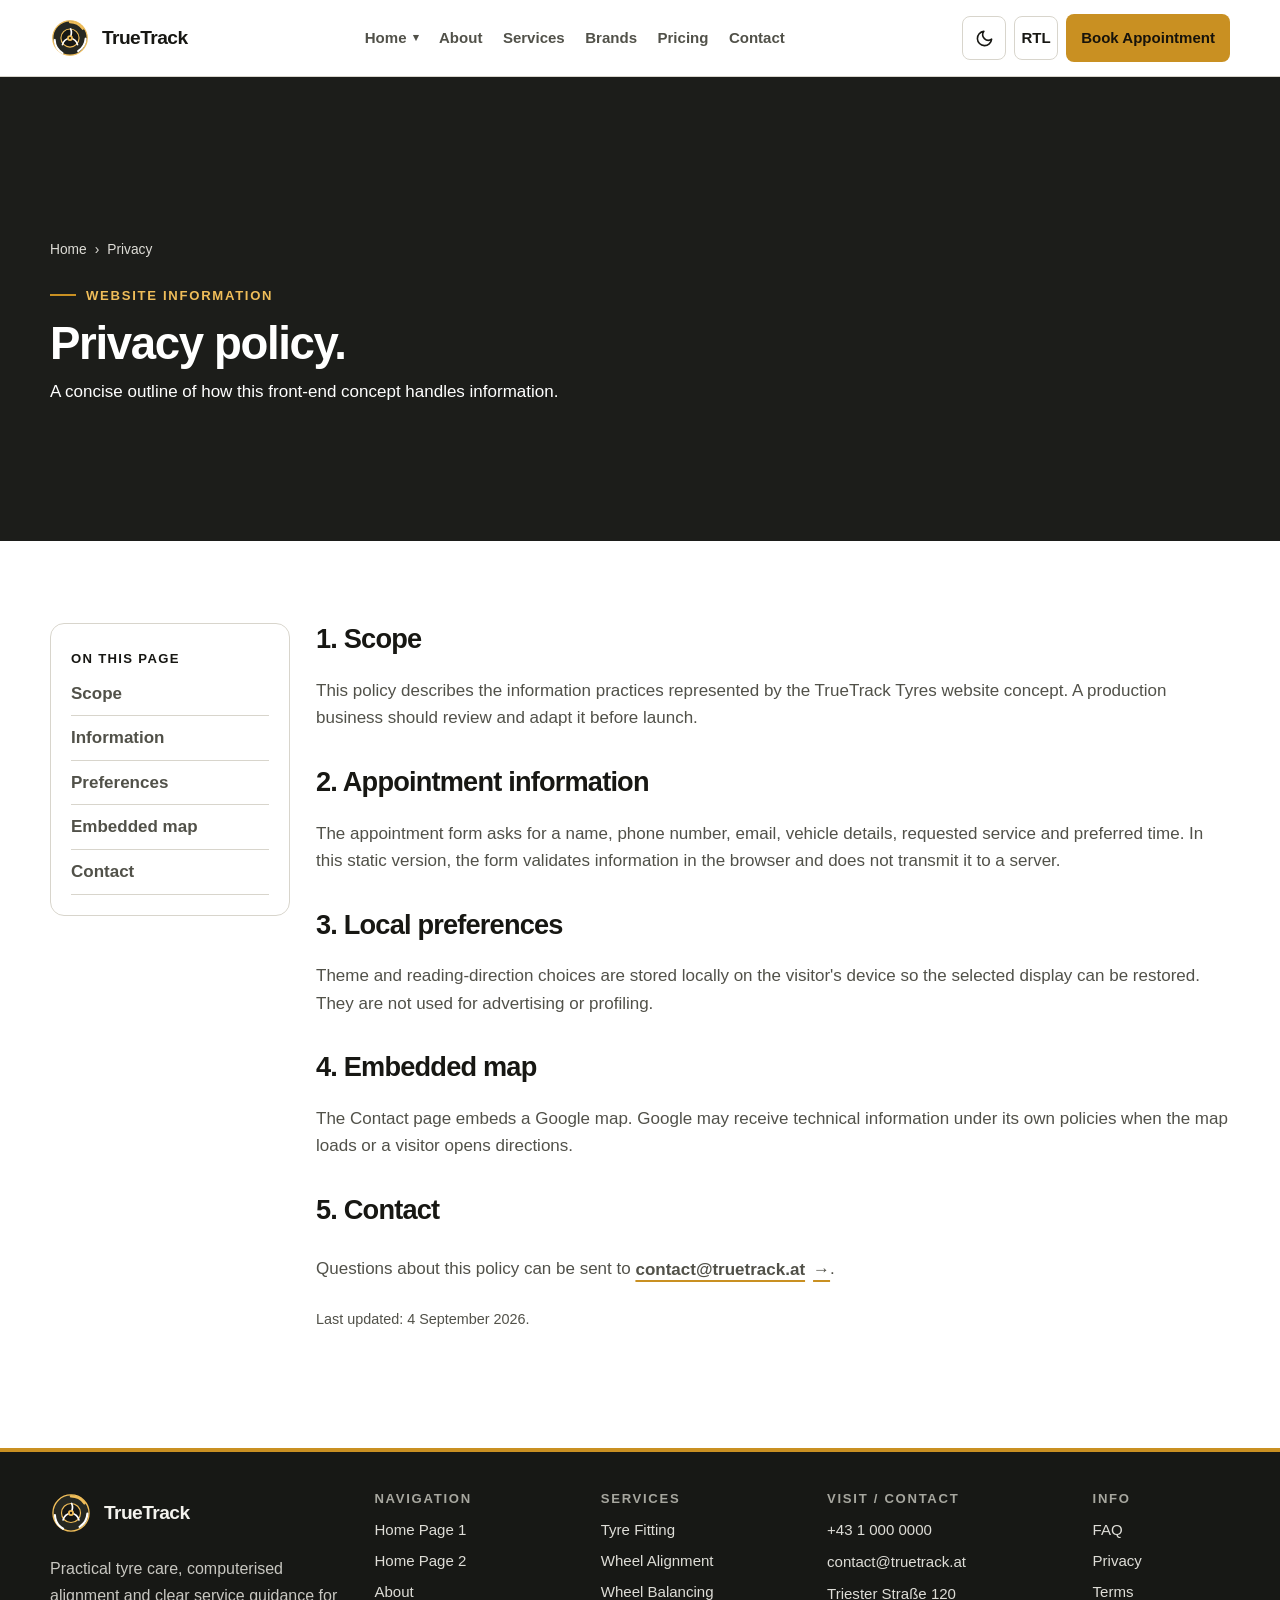
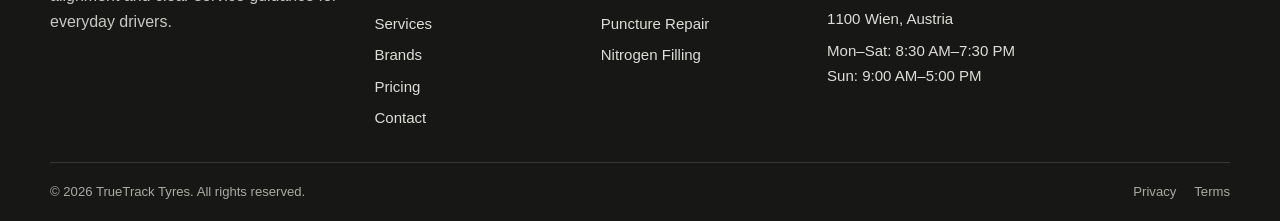
<file: pages/privacy.html>
<!doctype html>
<html lang="en" dir="ltr" data-theme="light" data-dir="ltr">
<head>
  <meta charset="utf-8"><meta name="viewport" content="width=device-width, initial-scale=1">
  <title>Privacy Policy | TrueTrack Tyres</title>
  <meta name="description" content="Read the TrueTrack Tyres website privacy policy for enquiries, appointment information, local preferences and embedded maps.">
  <meta property="og:title" content="Privacy Policy | TrueTrack Tyres"><meta property="og:type" content="website">
  <meta property="og:url" content="https://teknritsolutions-2.github.io/Tyre-Shop-Wheel-Alignment-Center/pages/privacy.html">
  <link rel="canonical" href="https://teknritsolutions-2.github.io/Tyre-Shop-Wheel-Alignment-Center/pages/privacy.html"><link rel="icon" href="../assets/images/favicon.svg?v=2" type="image/svg+xml"><link rel="alternate icon" href="../assets/images/favicon.png?v=2" type="image/png">
  <script>try{const t=localStorage.getItem('truetrack-theme');const d=localStorage.getItem('truetrack-direction');if(t)document.documentElement.dataset.theme=t;if(d){document.documentElement.dir=d;document.documentElement.dataset.dir=d}}catch(e){}</script>
  <link rel="stylesheet" href="../assets/css/style.css"><link rel="stylesheet" href="../assets/css/dark-mode.css"><link rel="stylesheet" href="../assets/css/rtl.css">
  <script src="../assets/js/main.js" defer></script>
</head>
<body>
  <site-header></site-header>
  <main id="main-content">
    <section class="section dark"><div class="container banner-copy"><nav class="breadcrumbs" aria-label="Breadcrumb"><a href="../index.html">Home</a><span aria-hidden="true">›</span><span aria-current="page">Privacy</span></nav><span class="eyebrow">Website information</span><h1>Privacy policy.</h1><p class="measure">A concise outline of how this front-end concept handles information.</p></div></section>
    <section class="section surface"><div class="container legal-shell"><nav class="legal-toc" aria-label="Privacy sections"><span class="label">On this page</span><a href="#scope">Scope</a><a href="#information">Information</a><a href="#preferences">Preferences</a><a href="#maps">Embedded map</a><a href="#contact-privacy">Contact</a></nav><div class="legal-content">
      <section id="scope"><h2>1. Scope</h2><p>This policy describes the information practices represented by the TrueTrack Tyres website concept. A production business should review and adapt it before launch.</p></section>
      <section id="information"><h2>2. Appointment information</h2><p>The appointment form asks for a name, phone number, email, vehicle details, requested service and preferred time. In this static version, the form validates information in the browser and does not transmit it to a server.</p></section>
      <section id="preferences"><h2>3. Local preferences</h2><p>Theme and reading-direction choices are stored locally on the visitor's device so the selected display can be restored. They are not used for advertising or profiling.</p></section>
      <section id="maps"><h2>4. Embedded map</h2><p>The Contact page embeds a Google map. Google may receive technical information under its own policies when the map loads or a visitor opens directions.</p></section>
      <section id="contact-privacy"><h2>5. Contact</h2><p>Questions about this policy can be sent to <a class="text-link" href="mailto:contact@truetrack.at">contact@truetrack.at</a>.</p><p class="small muted-text">Last updated: 4 September 2026.</p></section>
    </div></div></section>
  </main>
  <site-footer></site-footer>
</body>
</html>
</file>
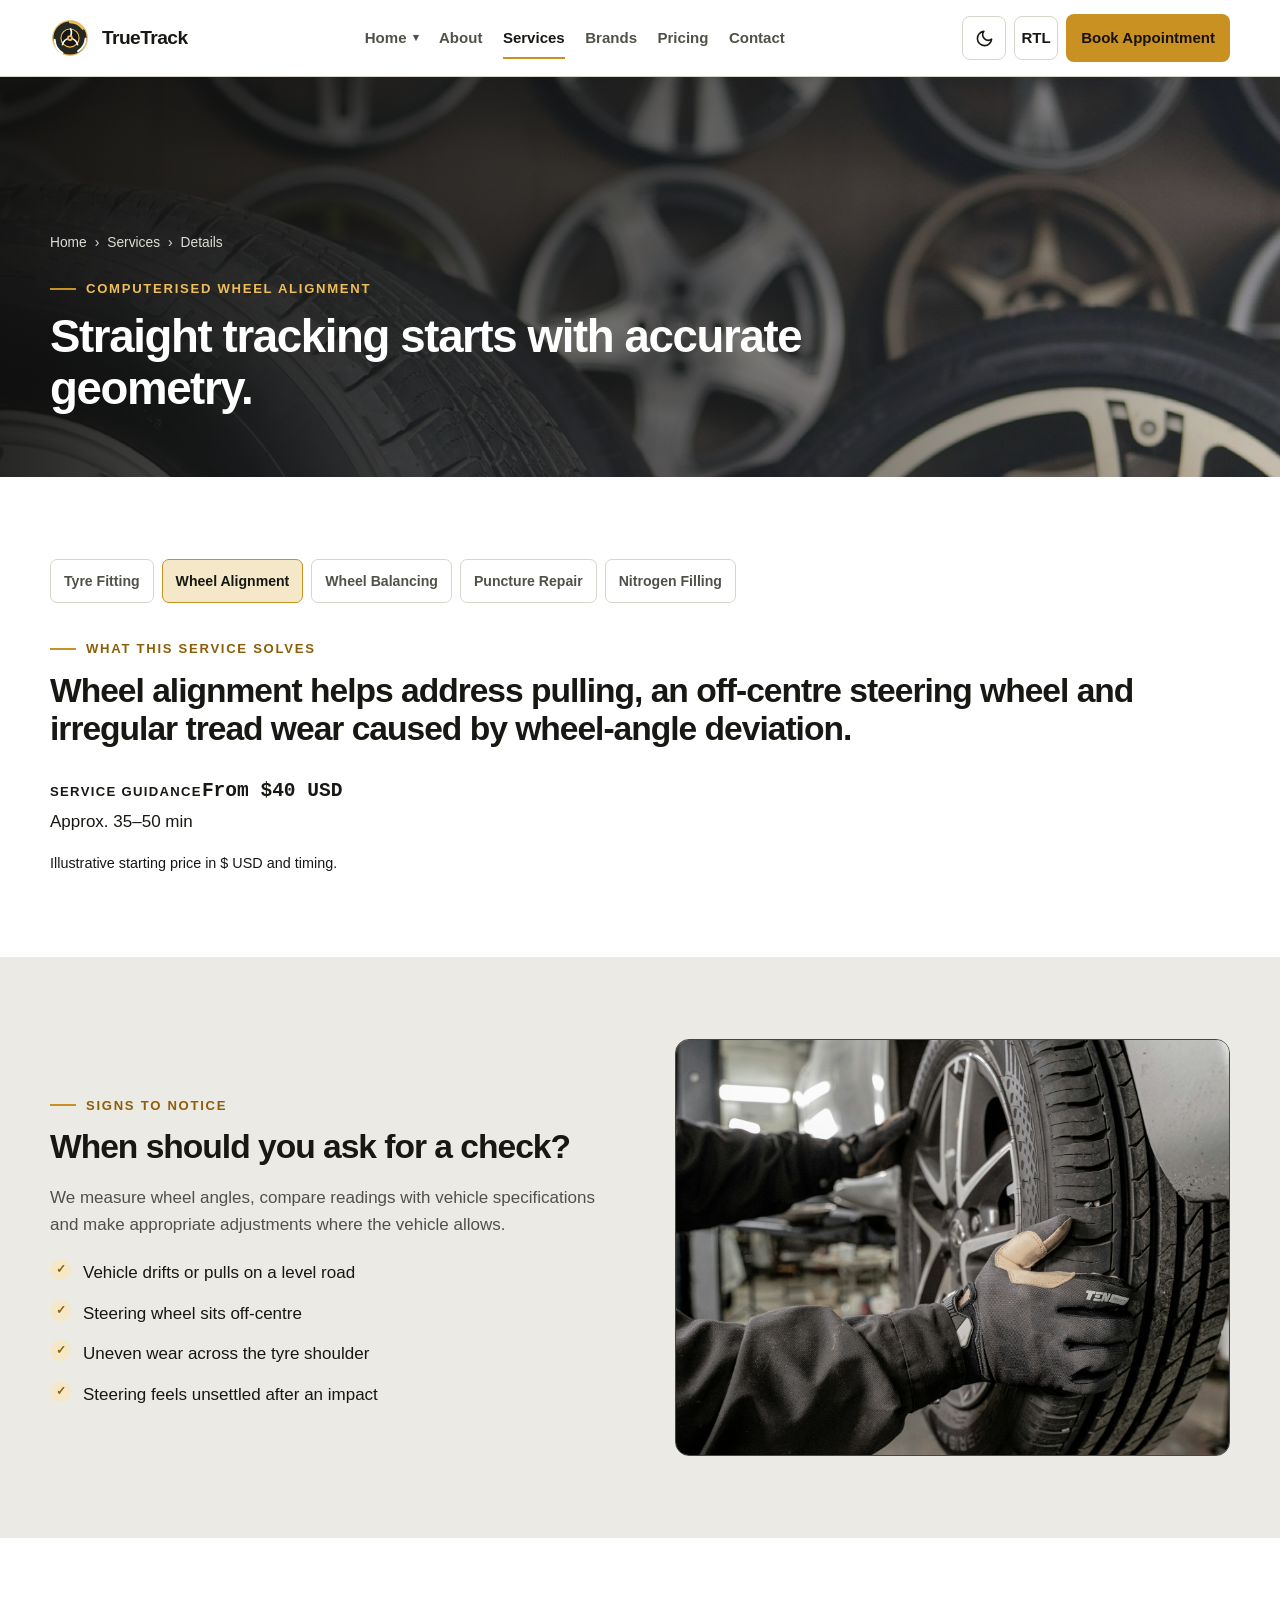
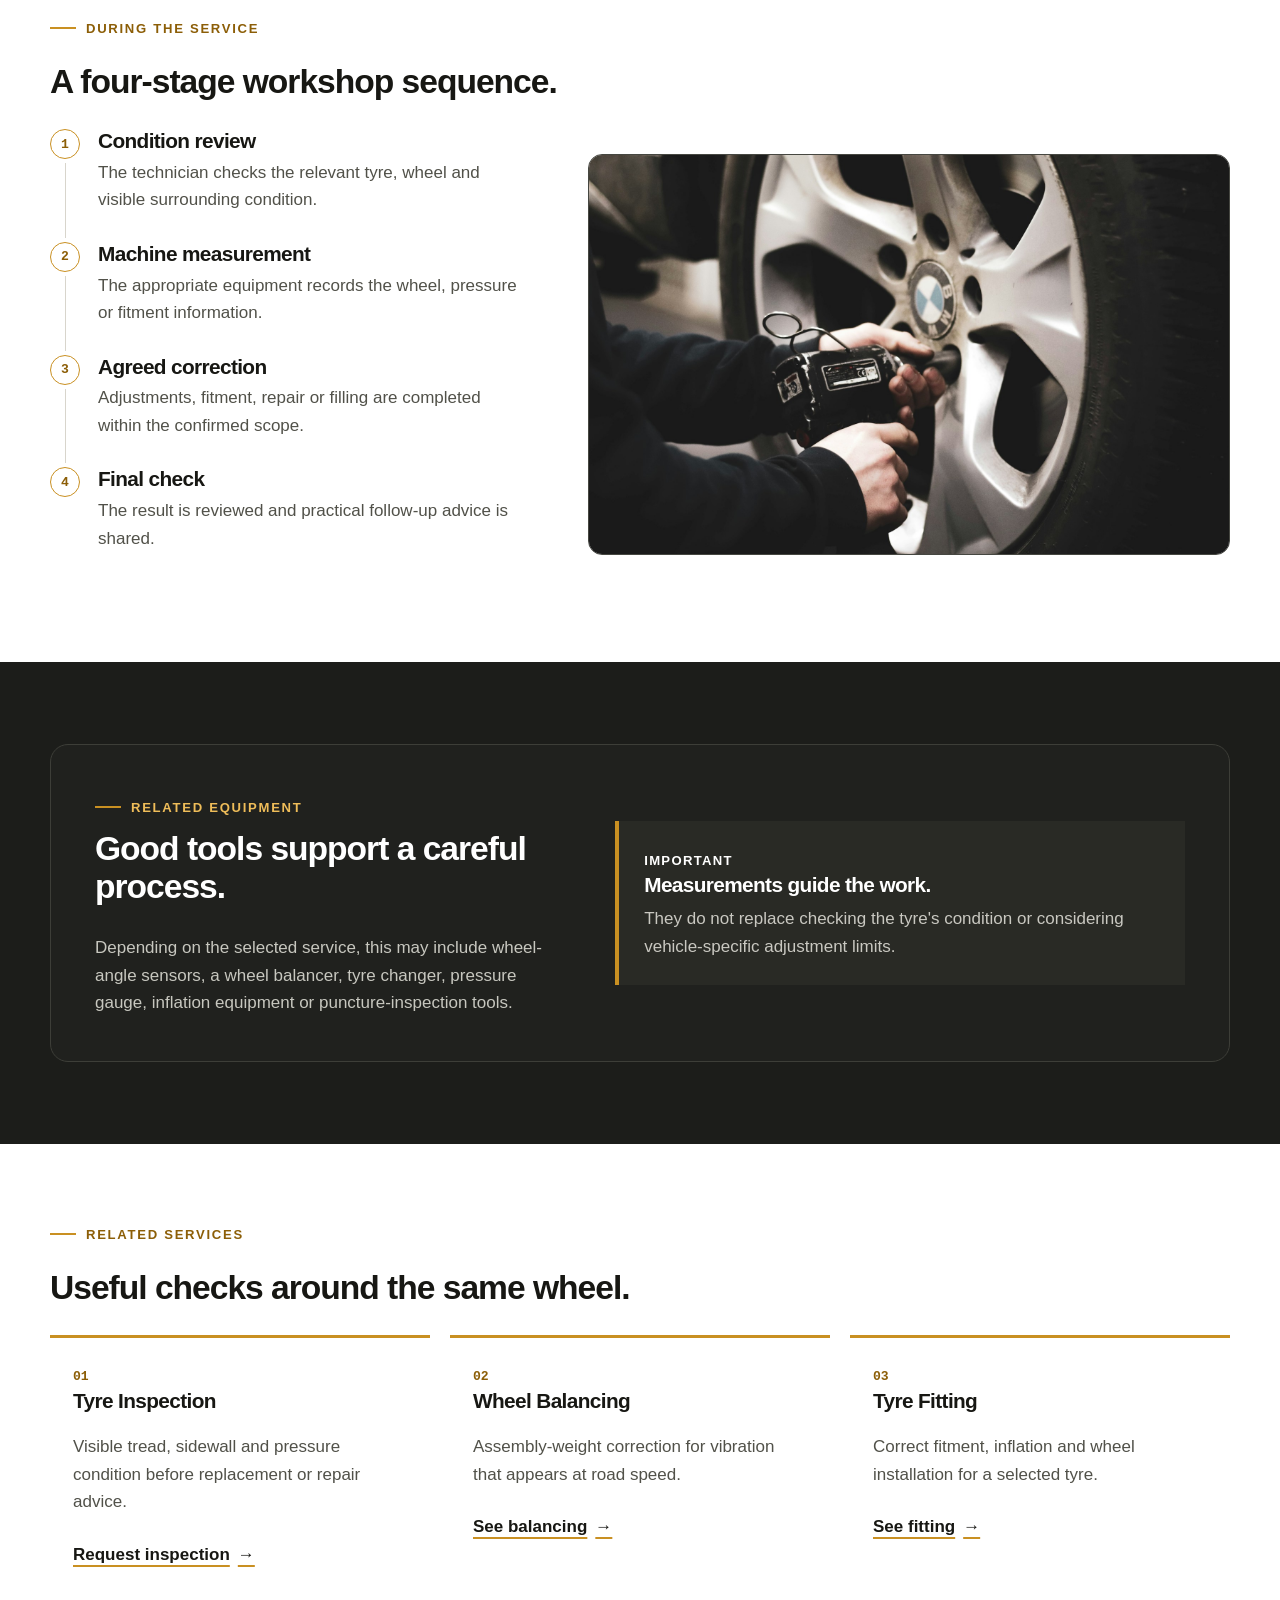
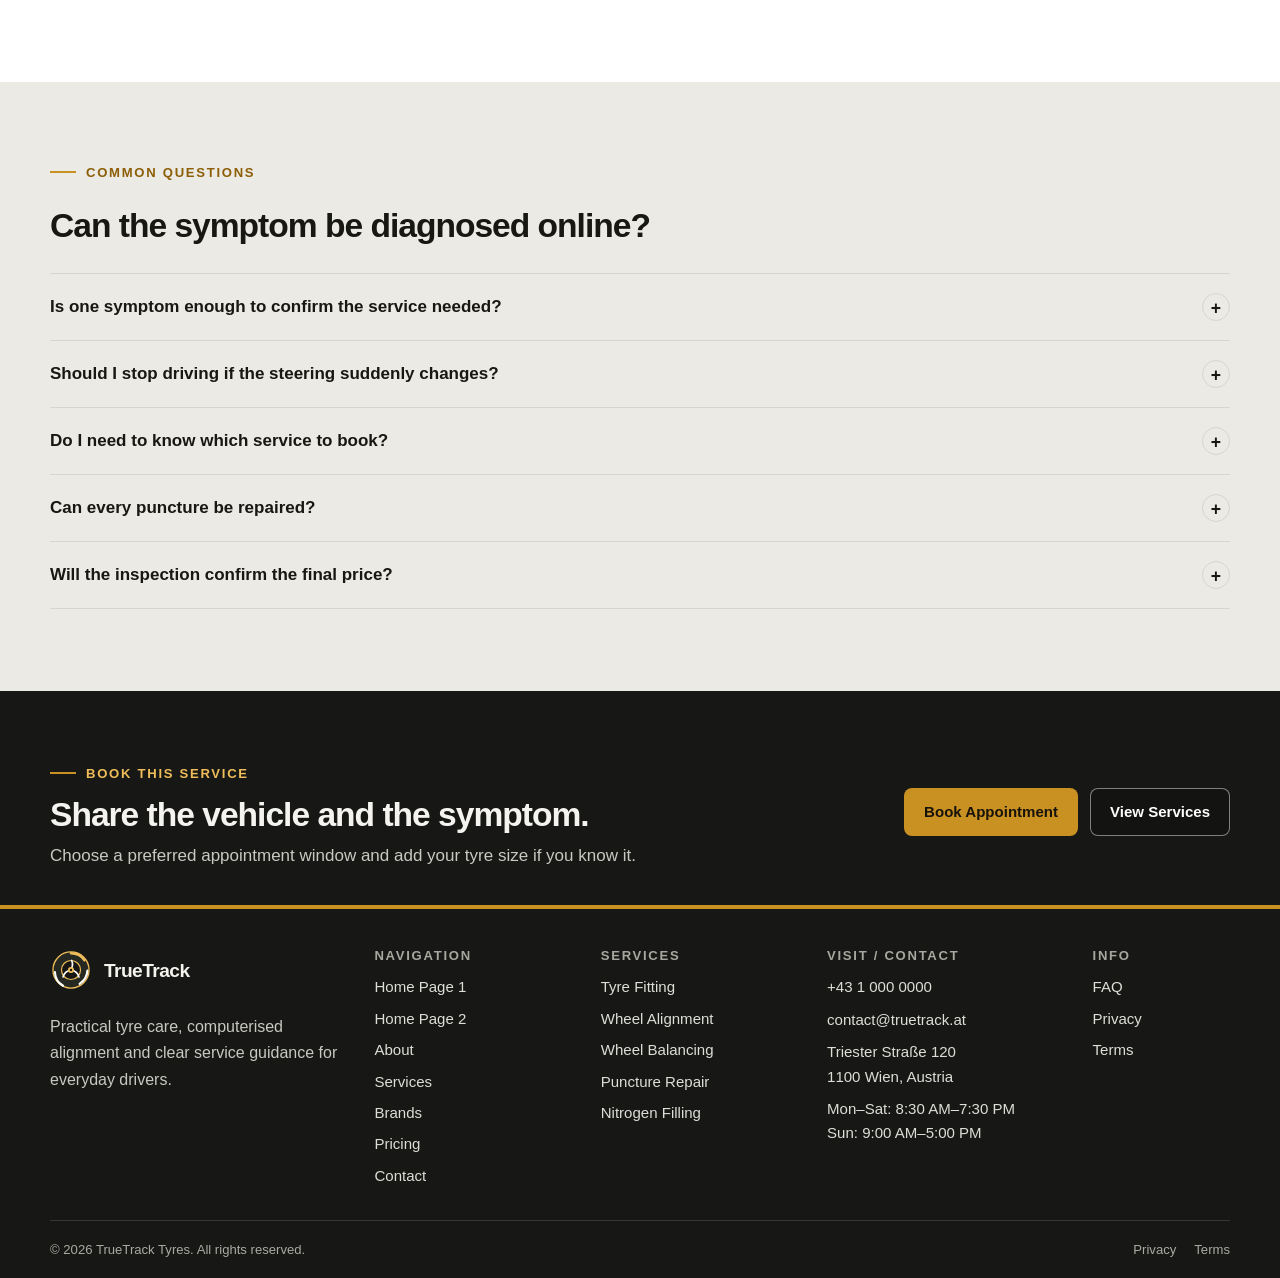
<file: pages/service-details.html>
<!doctype html>
<html lang="en" dir="ltr" data-theme="light" data-dir="ltr">
<head>
  <meta charset="utf-8"><meta name="viewport" content="width=device-width, initial-scale=1">
  <title>Computerised Wheel Alignment | TrueTrack Tyres</title>
  <meta name="description" content="Understand what wheel alignment solves, common symptoms, the workshop process, equipment and illustrative pricing at TrueTrack Tyres.">
  <meta property="og:title" content="Service Details | TrueTrack Tyres"><meta property="og:description" content="A clear service guide from symptoms to final check."><meta property="og:type" content="website">
  <meta property="og:url" content="https://teknritsolutions-2.github.io/Tyre-Shop-Wheel-Alignment-Center/pages/service-details.html">
  <link rel="canonical" href="https://teknritsolutions-2.github.io/Tyre-Shop-Wheel-Alignment-Center/pages/service-details.html"><link rel="icon" href="../assets/images/favicon.svg?v=2" type="image/svg+xml"><link rel="alternate icon" href="../assets/images/favicon.png?v=2" type="image/png">
  <script>try{const t=localStorage.getItem('truetrack-theme');const d=localStorage.getItem('truetrack-direction');if(t)document.documentElement.dataset.theme=t;if(d){document.documentElement.dir=d;document.documentElement.dataset.dir=d}}catch(e){}</script>
  <link rel="stylesheet" href="../assets/css/style.css"><link rel="stylesheet" href="../assets/css/dark-mode.css"><link rel="stylesheet" href="../assets/css/rtl.css">
  <script src="../assets/js/main.js" defer></script>
</head>
<body>
  <site-header></site-header>
  <main id="main-content" data-service-detail>
    <section class="page-banner banner-detail" aria-labelledby="detail-title"><div class="container banner-copy"><nav class="breadcrumbs" aria-label="Breadcrumb"><a href="../index.html">Home</a><span aria-hidden="true">›</span><a href="services.html">Services</a><span aria-hidden="true">›</span><span aria-current="page">Details</span></nav><span class="eyebrow" data-detail-eyebrow>Computerised wheel alignment</span><h1 id="detail-title" data-detail-title>Straight tracking starts with accurate geometry.</h1></div></section>

    <section class="section surface"><div class="container"><nav class="service-switcher" aria-label="Choose service detail"><a href="service-details.html?service=fitting" data-service-key="fitting">Tyre Fitting</a><a href="service-details.html?service=alignment" data-service-key="alignment">Wheel Alignment</a><a href="service-details.html?service=balancing" data-service-key="balancing">Wheel Balancing</a><a href="service-details.html?service=puncture" data-service-key="puncture">Puncture Repair</a><a href="service-details.html?service=nitrogen" data-service-key="nitrogen">Nitrogen Filling</a></nav><div class="story-grid"><div class="reveal"><span class="eyebrow">What this service solves</span><h2 data-detail-solves>Wheel alignment helps address pulling, an off-centre steering wheel and irregular tread wear caused by wheel-angle deviation.</h2></div><aside class="story-note reveal"><span class="label">Service guidance</span><strong class="price-amount" data-detail-price>From $40 USD</strong><p data-detail-duration>Approx. 35–50 min</p><p class="small">Illustrative starting price in $ USD and timing.</p></aside></div></div></section>

    <section class="section muted"><div class="container split-panel"><div class="split-content reveal"><span class="eyebrow">Signs to notice</span><h2>When should you ask for a check?</h2><p data-detail-intro>We measure wheel angles, compare readings with vehicle specifications and make appropriate adjustments where the vehicle allows.</p><ul class="check-list" data-detail-signs><li>Vehicle drifts or pulls on a level road</li><li>Steering wheel sits off-centre</li><li>Uneven wear across the tyre shoulder</li><li>Steering feels unsettled after an impact</li></ul></div><figure class="technical-photo detail-visual reveal"><img data-detail-image src="../assets/images/service-check.jpg" alt="Technician inspecting a tyre and wheel assembly" loading="eager" width="1800" height="1200"></figure></div></section>

    <section class="section surface"><div class="container"><div class="section-head reveal"><span class="eyebrow">During the service</span><h2>A four-stage workshop sequence.</h2></div><div class="sequence-layout"><div class="timeline reveal"><article class="timeline-item"><h3>Condition review</h3><p>The technician checks the relevant tyre, wheel and visible surrounding condition.</p></article><article class="timeline-item"><h3>Machine measurement</h3><p>The appropriate equipment records the wheel, pressure or fitment information.</p></article><article class="timeline-item"><h3>Agreed correction</h3><p>Adjustments, fitment, repair or filling are completed within the confirmed scope.</p></article><article class="timeline-item"><h3>Final check</h3><p>The result is reviewed and practical follow-up advice is shared.</p></article></div><figure class="technical-photo sequence-photo reveal"><img src="../assets/images/service-sequence.jpg" alt="Technician using a workshop tool on a vehicle wheel" loading="lazy" width="1800" height="1200"></figure></div></div></section>

    <section class="section dark"><div class="container alignment-board equipment-panel reveal"><div class="alignment-copy"><span class="eyebrow">Related equipment</span><h2>Good tools support a careful process.</h2><p>Depending on the selected service, this may include wheel-angle sensors, a wheel balancer, tyre changer, pressure gauge, inflation equipment or puncture-inspection tools.</p></div><div class="info-band compact"><div><span class="label">Important</span><h3>Measurements guide the work.</h3><p>They do not replace checking the tyre's condition or considering vehicle-specific adjustment limits.</p></div></div></div></section>

    <section class="section surface"><div class="container"><div class="section-head reveal"><span class="eyebrow">Related services</span><h2>Useful checks around the same wheel.</h2></div><div class="grid-3"><article class="guide-card reveal"><span class="number-tag">01</span><h3>Tyre Inspection</h3><p>Visible tread, sidewall and pressure condition before replacement or repair advice.</p><a class="text-link" href="contact.html#appointment">Request inspection</a></article><article class="guide-card reveal"><span class="number-tag">02</span><h3>Wheel Balancing</h3><p>Assembly-weight correction for vibration that appears at road speed.</p><a class="text-link" href="service-details.html?service=balancing">See balancing</a></article><article class="guide-card reveal"><span class="number-tag">03</span><h3>Tyre Fitting</h3><p>Correct fitment, inflation and wheel installation for a selected tyre.</p><a class="text-link" href="service-details.html?service=fitting">See fitting</a></article></div></div></section>

    <section class="section muted"><div class="container"><div class="section-head reveal"><span class="eyebrow">Common questions</span><h2>Can the symptom be diagnosed online?</h2></div><div class="faq-list reveal"><article class="faq-item"><button class="faq-question" type="button" aria-expanded="false"><span>Is one symptom enough to confirm the service needed?</span><span class="faq-plus">+</span></button><div class="faq-answer"><div><p>No. Pulling, vibration or pressure loss can have more than one cause. An in-person inspection and relevant measurement are the useful next steps.</p></div></div></article><article class="faq-item"><button class="faq-question" type="button" aria-expanded="false"><span>Should I stop driving if the steering suddenly changes?</span><span class="faq-plus">+</span></button><div class="faq-answer"><div><p>Reduce speed and stop somewhere safe if the vehicle feels unsafe, a tyre is losing pressure or there is visible damage. Arrange an inspection before continuing.</p></div></div></article><article class="faq-item"><button class="faq-question" type="button" aria-expanded="false"><span>Do I need to know which service to book?</span><span class="faq-plus">+</span></button><div class="faq-answer"><div><p>No. Describe what you notice and when it occurs. The workshop can inspect first and confirm whether alignment, balancing, repair or another check is appropriate.</p></div></div></article><article class="faq-item"><button class="faq-question" type="button" aria-expanded="false"><span>Can every puncture be repaired?</span><span class="faq-plus">+</span></button><div class="faq-answer"><div><p>No. Repairability depends on the puncture location, size, tyre construction and overall condition. Sidewall damage generally needs different guidance.</p></div></div></article><article class="faq-item"><button class="faq-question" type="button" aria-expanded="false"><span>Will the inspection confirm the final price?</span><span class="faq-plus">+</span></button><div class="faq-answer"><div><p>The condition check establishes the suitable work and any materials required. The workshop should confirm that scope and price before proceeding.</p></div></div></article></div></div></section>

    <section class="section final-cta-section"><div class="container"><div class="final-cta reveal"><div><span class="eyebrow">Book this service</span><h2>Share the vehicle and the symptom.</h2><p>Choose a preferred appointment window and add your tyre size if you know it.</p></div><div class="btn-row"><a class="btn btn-primary" href="contact.html#appointment">Book Appointment</a><a class="btn btn-light" href="services.html">View Services</a></div></div></div></section>
  </main>
  <site-footer></site-footer>
</body>
</html>
</file>
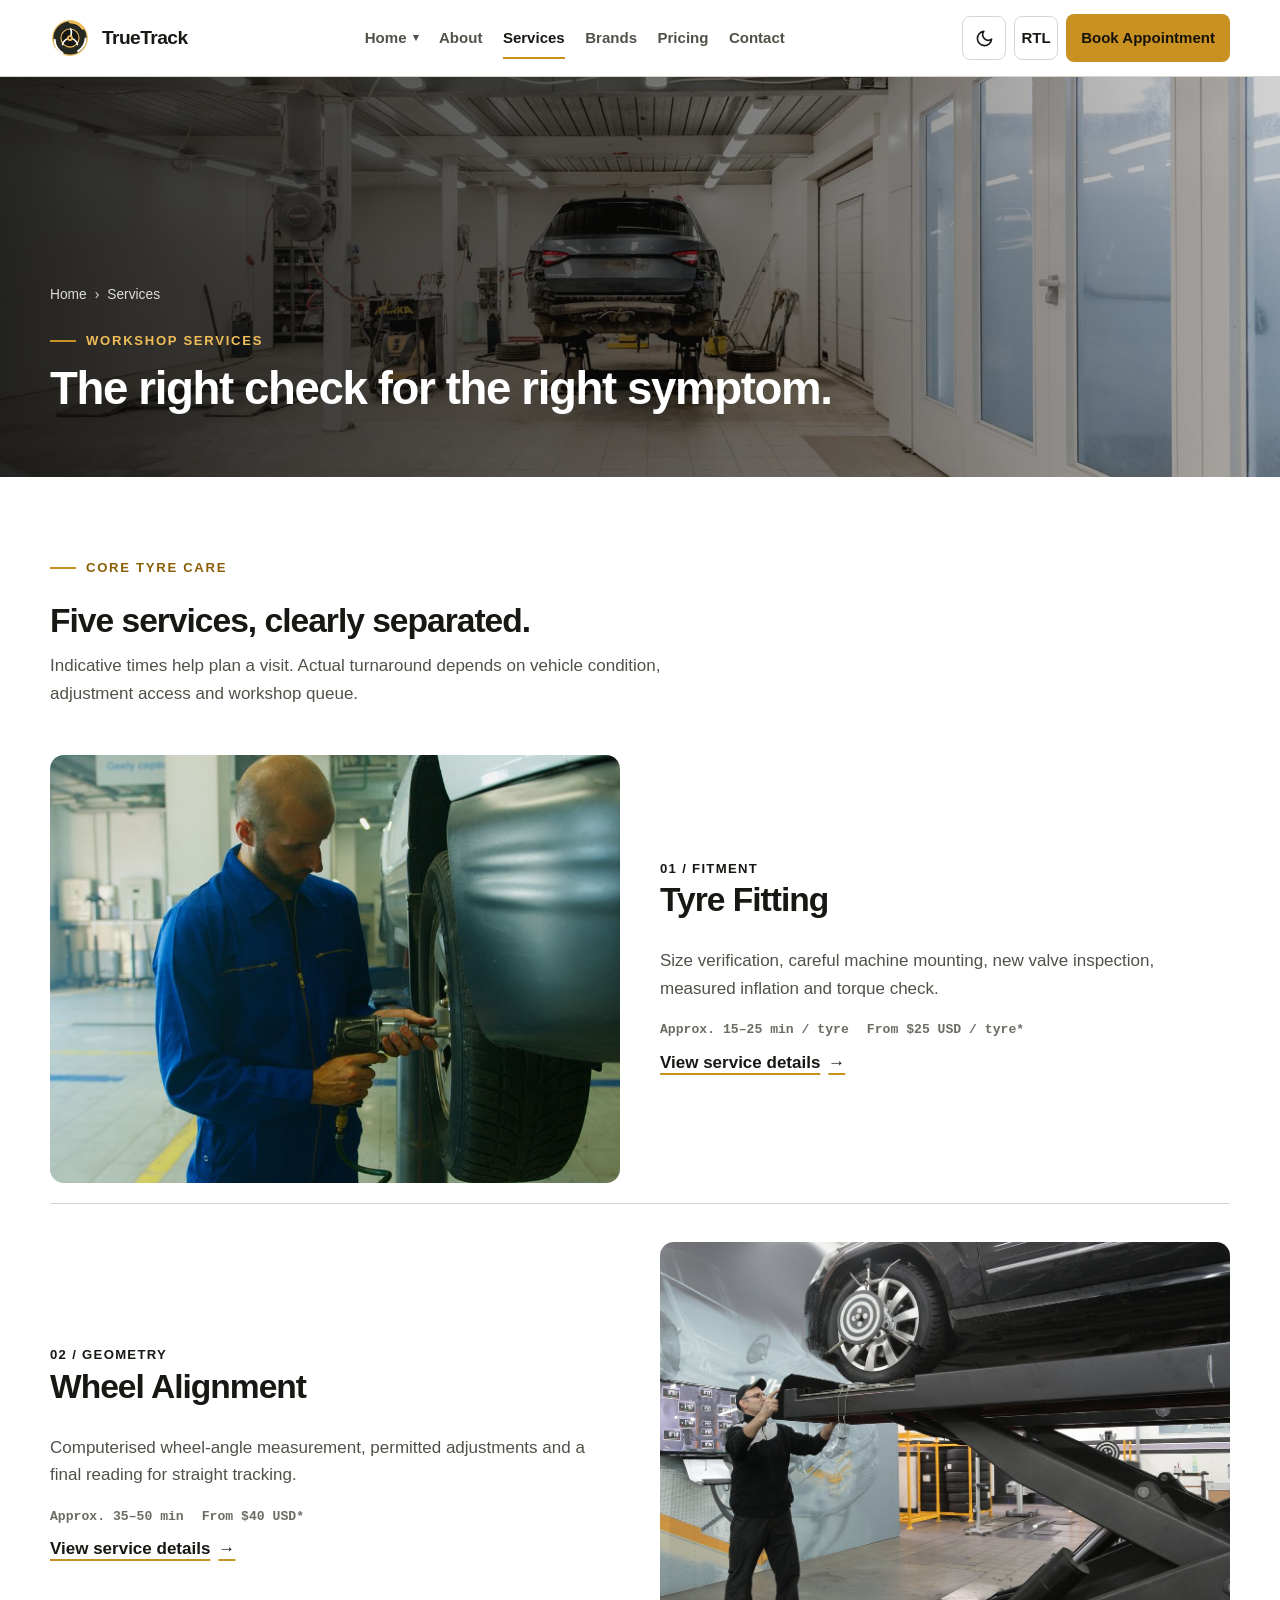
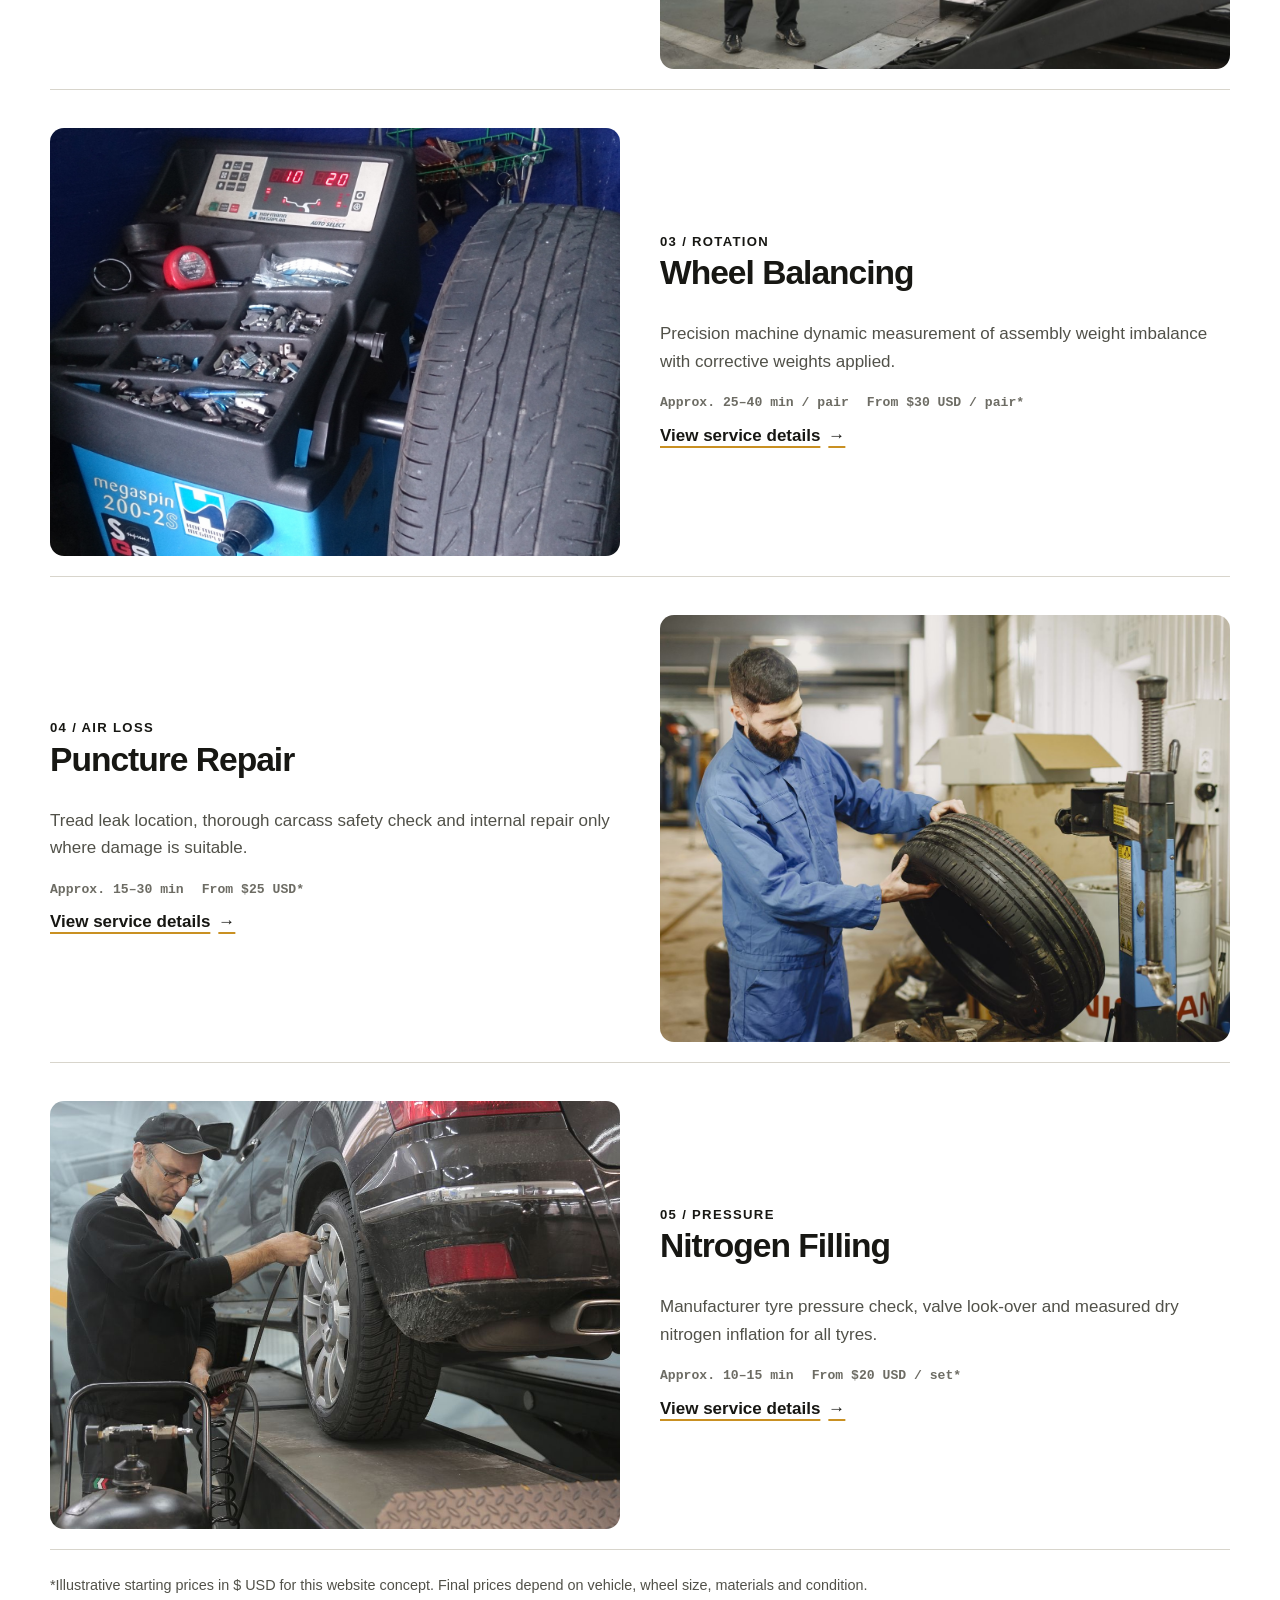
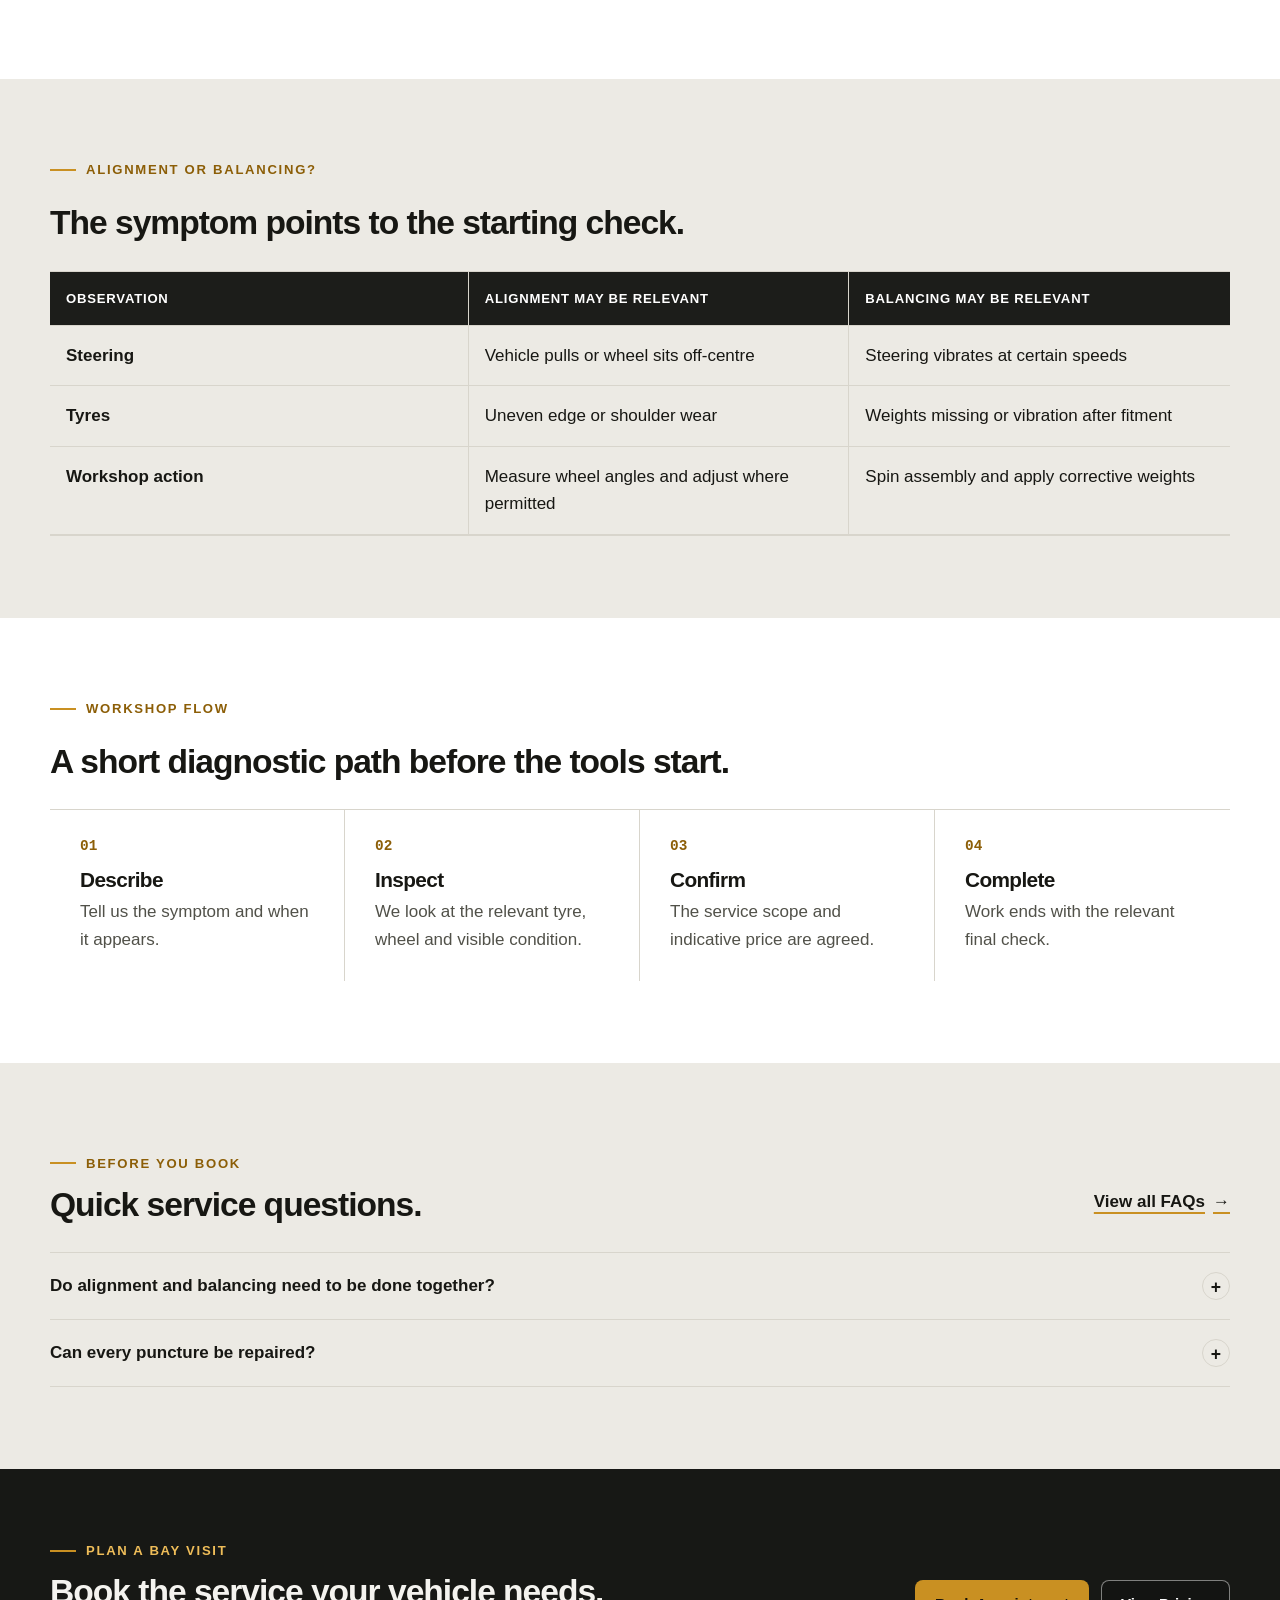
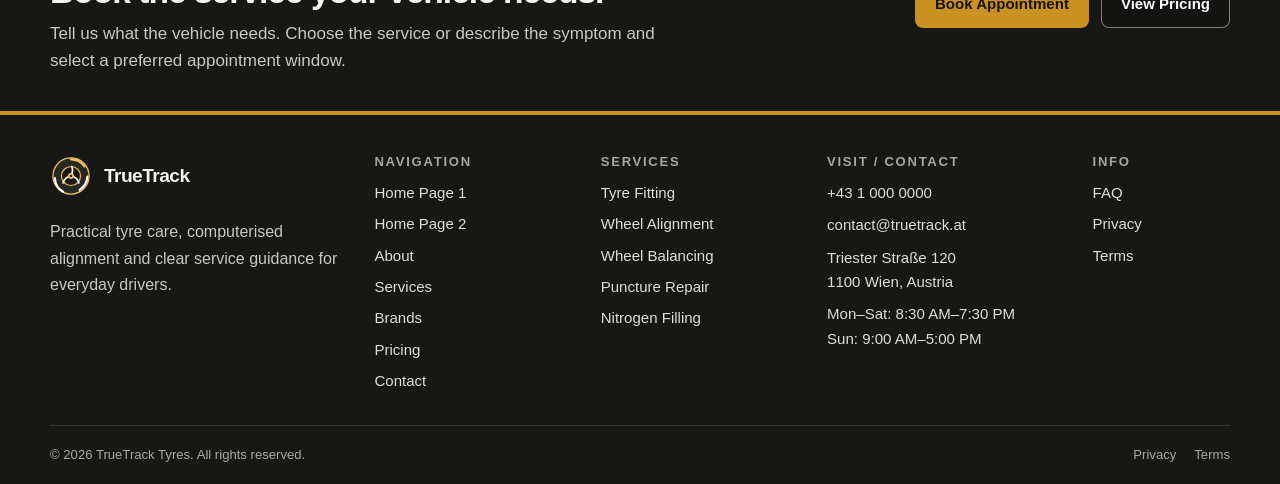
<file: pages/services.html>
<!doctype html>
<html lang="en" dir="ltr" data-theme="light" data-dir="ltr">
<head>
  <meta charset="utf-8"><meta name="viewport" content="width=device-width, initial-scale=1">
  <title>Tyre &amp; Wheel Services | TrueTrack Tyres</title>
  <meta name="description" content="Tyre fitting, computerised wheel alignment, wheel balancing, puncture repair and nitrogen filling with clear indicative turnaround times.">
  <meta property="og:title" content="Tyre and Wheel Services | TrueTrack"><meta property="og:description" content="Five essential tyre and wheel services in one practical workshop."><meta property="og:type" content="website">
  <meta property="og:url" content="https://teknritsolutions-2.github.io/Tyre-Shop-Wheel-Alignment-Center/pages/services.html">
  <link rel="canonical" href="https://teknritsolutions-2.github.io/Tyre-Shop-Wheel-Alignment-Center/pages/services.html"><link rel="icon" href="../assets/images/favicon.svg?v=2" type="image/svg+xml"><link rel="alternate icon" href="../assets/images/favicon.png?v=2" type="image/png">
  <script>try{const t=localStorage.getItem('truetrack-theme');const d=localStorage.getItem('truetrack-direction');if(t)document.documentElement.dataset.theme=t;if(d){document.documentElement.dir=d;document.documentElement.dataset.dir=d}}catch(e){}</script>
  <link rel="stylesheet" href="../assets/css/style.css"><link rel="stylesheet" href="../assets/css/dark-mode.css"><link rel="stylesheet" href="../assets/css/rtl.css">
  <script src="../assets/js/main.js" defer></script>
</head>
<body>
  <site-header></site-header>
  <main id="main-content">
    <section class="page-banner banner-services" aria-labelledby="services-title"><div class="container banner-copy"><nav class="breadcrumbs" aria-label="Breadcrumb"><a href="../index.html">Home</a><span aria-hidden="true">›</span><span aria-current="page">Services</span></nav><span class="eyebrow">Workshop services</span><h1 id="services-title">The right check for the right symptom.</h1></div></section>

    <section class="section surface"><div class="container"><div class="section-head reveal"><span class="eyebrow">Core tyre care</span><h2>Five services, clearly separated.</h2><p>Indicative times help plan a visit. Actual turnaround depends on vehicle condition, adjustment access and workshop queue.</p></div><div class="service-list">
      <article class="service-row reveal"><div class="service-row-media"><img src="../assets/images/tyre-fitting.jpg" alt="Technician fitting a wheel to a vehicle on a workshop lift" loading="lazy" width="1200" height="900"></div><div class="service-row-content"><span class="label">01 / Fitment</span><h2>Tyre Fitting</h2><p>Size verification, careful machine mounting, new valve inspection, measured inflation and torque check.</p><div class="service-meta"><span>Approx. 15–25 min / tyre</span><span>From $25 USD / tyre*</span></div><a class="text-link" href="service-details.html?service=fitting">View service details</a></div></article>
      <article class="service-row reveal"><div class="service-row-media"><img src="../assets/images/wheel-alignment.jpg" alt="Technician measuring computerised wheel alignment geometry" loading="lazy" width="1200" height="900"></div><div class="service-row-content"><span class="label">02 / Geometry</span><h2>Wheel Alignment</h2><p>Computerised wheel-angle measurement, permitted adjustments and a final reading for straight tracking.</p><div class="service-meta"><span>Approx. 35–50 min</span><span>From $40 USD*</span></div><a class="text-link" href="service-details.html?service=alignment">View service details</a></div></article>
      <article class="service-row reveal"><div class="service-row-media"><img src="../assets/images/wheel-balancing.jpg" alt="Hofmann digital wheel balancing machine with mounted wheel and spindle" loading="lazy" width="1200" height="900"></div><div class="service-row-content"><span class="label">03 / Rotation</span><h2>Wheel Balancing</h2><p>Precision machine dynamic measurement of assembly weight imbalance with corrective weights applied.</p><div class="service-meta"><span>Approx. 25–40 min / pair</span><span>From $30 USD / pair*</span></div><a class="text-link" href="service-details.html?service=balancing">View service details</a></div></article>
      <article class="service-row reveal"><div class="service-row-media"><img src="../assets/images/puncture-repair.jpg" alt="Workshop technician inspecting tyre tread condition on machine" loading="lazy" width="1200" height="900"></div><div class="service-row-content"><span class="label">04 / Air loss</span><h2>Puncture Repair</h2><p>Tread leak location, thorough carcass safety check and internal repair only where damage is suitable.</p><div class="service-meta"><span>Approx. 15–30 min</span><span>From $25 USD*</span></div><a class="text-link" href="service-details.html?service=puncture">View service details</a></div></article>
      <article class="service-row reveal"><div class="service-row-media"><img src="../assets/images/nitrogen-filling.jpg" alt="Technician using precision tyre pressure inflation equipment" loading="lazy" width="1200" height="900"></div><div class="service-row-content"><span class="label">05 / Pressure</span><h2>Nitrogen Filling</h2><p>Manufacturer tyre pressure check, valve look-over and measured dry nitrogen inflation for all tyres.</p><div class="service-meta"><span>Approx. 10–15 min</span><span>From $20 USD / set*</span></div><a class="text-link" href="service-details.html?service=nitrogen">View service details</a></div></article>
    </div><p class="small muted-text" style="margin-top:24px">*Illustrative starting prices in $ USD for this website concept. Final prices depend on vehicle, wheel size, materials and condition.</p></div></section>

    <section class="section muted"><div class="container"><div class="section-head reveal"><span class="eyebrow">Alignment or balancing?</span><h2>The symptom points to the starting check.</h2></div><div class="compare-table reveal" role="table" aria-label="Wheel alignment and wheel balancing comparison"><div class="compare-row header" role="row"><div>Observation</div><div>Alignment may be relevant</div><div>Balancing may be relevant</div></div><div class="compare-row" role="row"><strong>Steering</strong><span>Vehicle pulls or wheel sits off-centre</span><span>Steering vibrates at certain speeds</span></div><div class="compare-row" role="row"><strong>Tyres</strong><span>Uneven edge or shoulder wear</span><span>Weights missing or vibration after fitment</span></div><div class="compare-row" role="row"><strong>Workshop action</strong><span>Measure wheel angles and adjust where permitted</span><span>Spin assembly and apply corrective weights</span></div></div></div></section>

    <section class="section surface"><div class="container"><div class="section-head reveal"><span class="eyebrow">Workshop flow</span><h2>A short diagnostic path before the tools start.</h2></div><div class="process-rail reveal"><article class="process-step"><span class="process-number">01</span><h3>Describe</h3><p>Tell us the symptom and when it appears.</p></article><article class="process-step"><span class="process-number">02</span><h3>Inspect</h3><p>We look at the relevant tyre, wheel and visible condition.</p></article><article class="process-step"><span class="process-number">03</span><h3>Confirm</h3><p>The service scope and indicative price are agreed.</p></article><article class="process-step"><span class="process-number">04</span><h3>Complete</h3><p>Work ends with the relevant final check.</p></article></div></div></section>

    <section class="section muted"><div class="container"><div class="section-head split reveal"><div><span class="eyebrow">Before you book</span><h2>Quick service questions.</h2></div><a class="text-link section-link" href="faq.html">View all FAQs</a></div><div class="faq-list reveal"><article class="faq-item"><button class="faq-question" type="button" aria-expanded="false"><span>Do alignment and balancing need to be done together?</span><span class="faq-plus">+</span></button><div class="faq-answer"><div><p>Not automatically. They address different conditions, though both may be checked after tyre replacement or when symptoms overlap.</p></div></div></article><article class="faq-item"><button class="faq-question" type="button" aria-expanded="false"><span>Can every puncture be repaired?</span><span class="faq-plus">+</span></button><div class="faq-answer"><div><p>No. Repairability depends on the puncture location, size, tyre construction and overall condition. Sidewall damage generally needs different guidance.</p></div></div></article></div></div></section>

    <section class="section final-cta-section"><div class="container"><div class="final-cta reveal"><div><span class="eyebrow">Plan a bay visit</span><h2>Book the service your vehicle needs.</h2><p>Tell us what the vehicle needs. Choose the service or describe the symptom and select a preferred appointment window.</p></div><div class="btn-row"><a class="btn btn-primary" href="contact.html#appointment">Book Appointment</a><a class="btn btn-light" href="pricing.html">View Pricing</a></div></div></div></section>
  </main>
  <site-footer></site-footer>
</body>
</html>
</file>
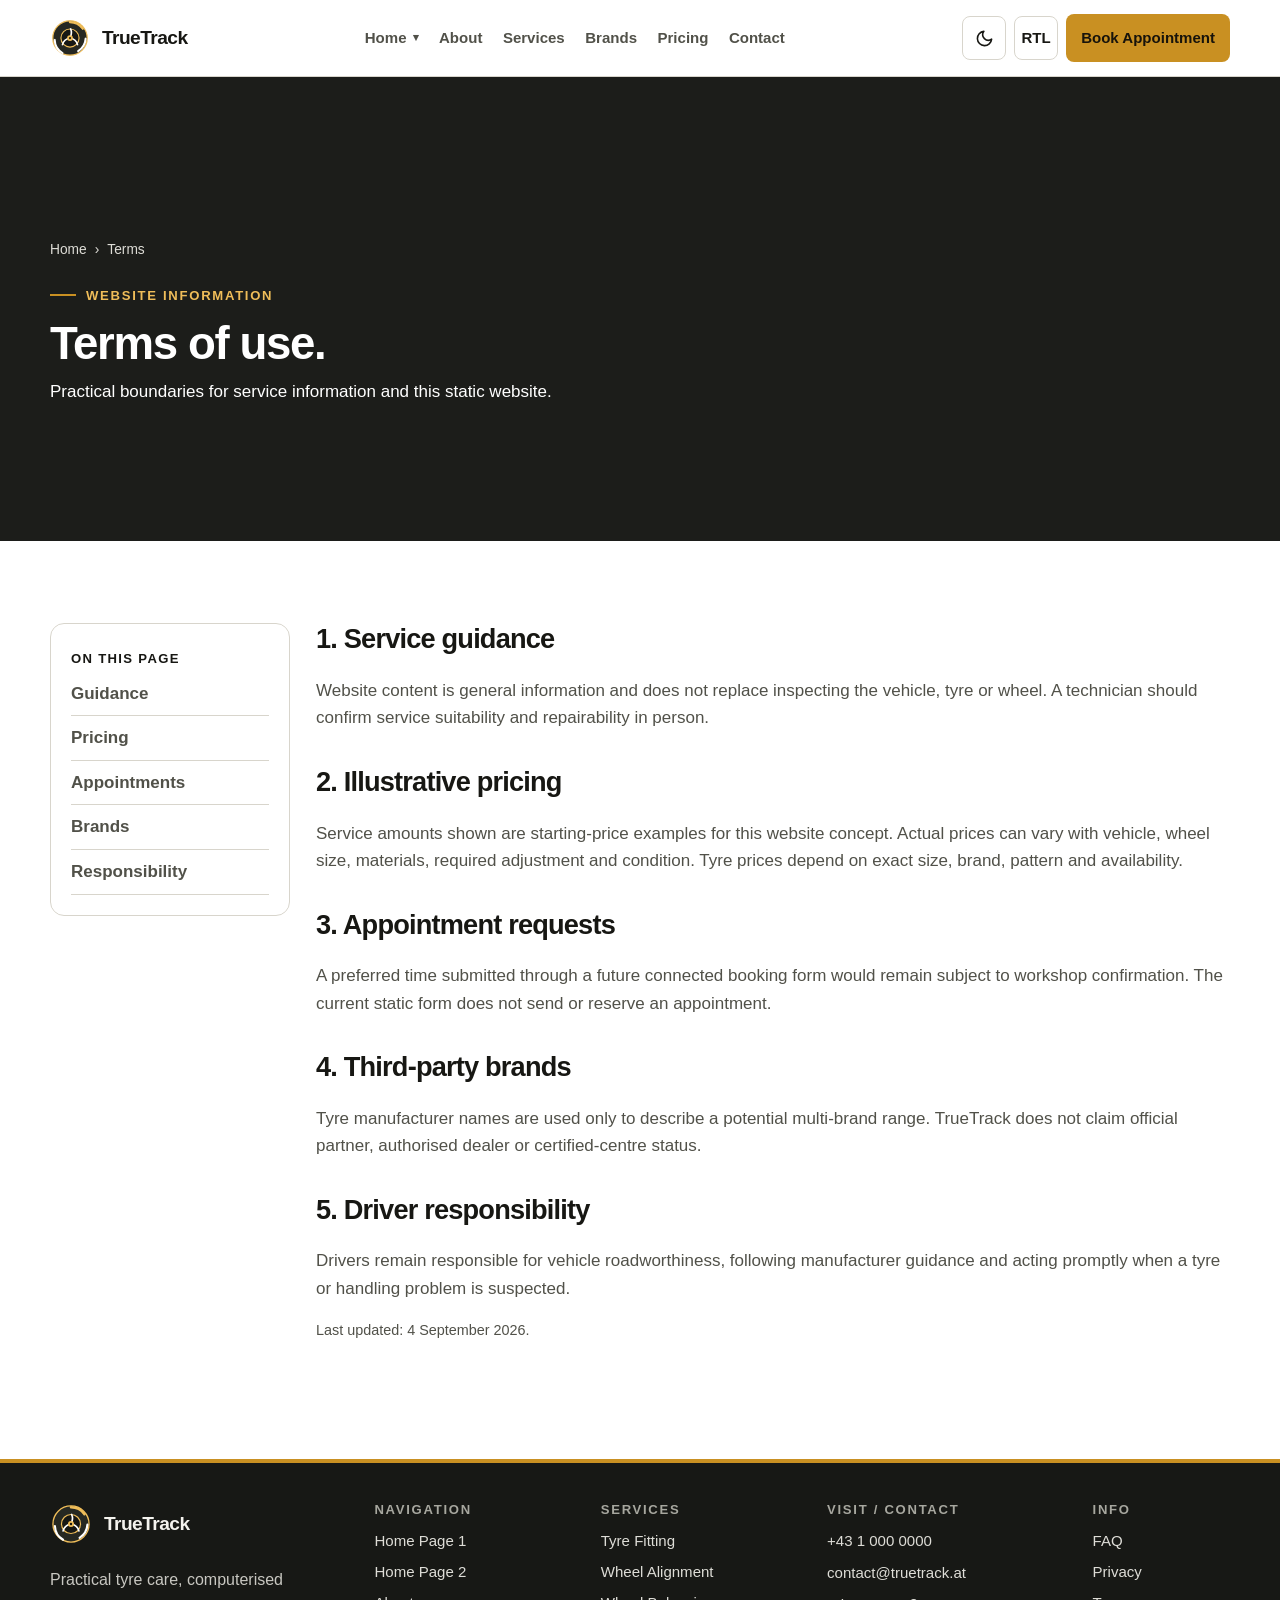
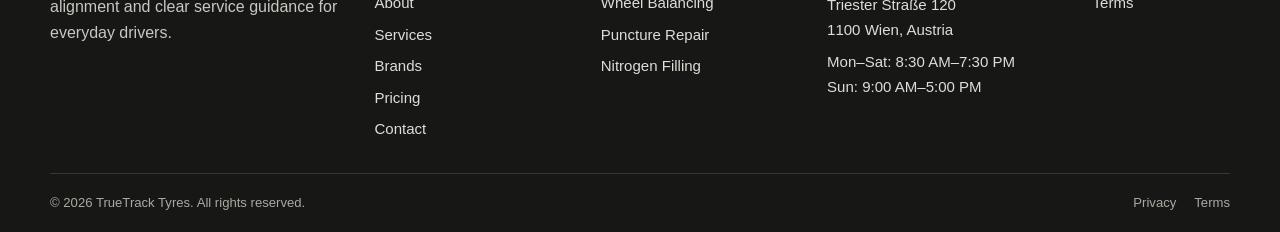
<file: pages/terms.html>
<!doctype html>
<html lang="en" dir="ltr" data-theme="light" data-dir="ltr">
<head>
  <meta charset="utf-8"><meta name="viewport" content="width=device-width, initial-scale=1">
  <title>Website Terms | TrueTrack Tyres</title>
  <meta name="description" content="Read the TrueTrack Tyres website terms covering service guidance, illustrative prices, appointments and third-party brand references.">
  <meta property="og:title" content="Website Terms | TrueTrack Tyres"><meta property="og:type" content="website">
  <meta property="og:url" content="https://teknritsolutions-2.github.io/Tyre-Shop-Wheel-Alignment-Center/pages/terms.html">
  <link rel="canonical" href="https://teknritsolutions-2.github.io/Tyre-Shop-Wheel-Alignment-Center/pages/terms.html"><link rel="icon" href="../assets/images/favicon.svg?v=2" type="image/svg+xml"><link rel="alternate icon" href="../assets/images/favicon.png?v=2" type="image/png">
  <script>try{const t=localStorage.getItem('truetrack-theme');const d=localStorage.getItem('truetrack-direction');if(t)document.documentElement.dataset.theme=t;if(d){document.documentElement.dir=d;document.documentElement.dataset.dir=d}}catch(e){}</script>
  <link rel="stylesheet" href="../assets/css/style.css"><link rel="stylesheet" href="../assets/css/dark-mode.css"><link rel="stylesheet" href="../assets/css/rtl.css">
  <script src="../assets/js/main.js" defer></script>
</head>
<body>
  <site-header></site-header>
  <main id="main-content">
    <section class="section dark"><div class="container banner-copy"><nav class="breadcrumbs" aria-label="Breadcrumb"><a href="../index.html">Home</a><span aria-hidden="true">›</span><span aria-current="page">Terms</span></nav><span class="eyebrow">Website information</span><h1>Terms of use.</h1><p class="measure">Practical boundaries for service information and this static website.</p></div></section>
    <section class="section surface"><div class="container legal-shell"><nav class="legal-toc" aria-label="Terms sections"><span class="label">On this page</span><a href="#guidance">Guidance</a><a href="#pricing">Pricing</a><a href="#appointments">Appointments</a><a href="#brands">Brands</a><a href="#liability">Responsibility</a></nav><div class="legal-content">
      <section id="guidance"><h2>1. Service guidance</h2><p>Website content is general information and does not replace inspecting the vehicle, tyre or wheel. A technician should confirm service suitability and repairability in person.</p></section>
      <section id="pricing"><h2>2. Illustrative pricing</h2><p>Service amounts shown are starting-price examples for this website concept. Actual prices can vary with vehicle, wheel size, materials, required adjustment and condition. Tyre prices depend on exact size, brand, pattern and availability.</p></section>
      <section id="appointments"><h2>3. Appointment requests</h2><p>A preferred time submitted through a future connected booking form would remain subject to workshop confirmation. The current static form does not send or reserve an appointment.</p></section>
      <section id="brands"><h2>4. Third-party brands</h2><p>Tyre manufacturer names are used only to describe a potential multi-brand range. TrueTrack does not claim official partner, authorised dealer or certified-centre status.</p></section>
      <section id="liability"><h2>5. Driver responsibility</h2><p>Drivers remain responsible for vehicle roadworthiness, following manufacturer guidance and acting promptly when a tyre or handling problem is suspected.</p><p class="small muted-text">Last updated: 4 September 2026.</p></section>
    </div></div></section>
  </main>
  <site-footer></site-footer>
</body>
</html>
</file>
<file: assets/css/style.css>
:root {
  --bg: #f6f5f1;
  --surface: #ffffff;
  --surface-raised: #ffffff;
  --surface-muted: #eceae4;
  --text-primary: #171713;
  --text-secondary: #515149;
  --text-muted: #6d6c64;
  --border: #d8d5cc;
  --border-strong: #aaa69b;
  --accent: #c99022;
  --accent-hover: #8c5e07;
  --accent-soft: #f5e8c8;
  --on-accent: #17130b;
  --graphite: #1c1d1a;
  --graphite-2: #292a25;
  --white: #ffffff;
  --danger: #b22d2d;
  --success: #26734b;
  --shadow: 0 16px 48px rgba(20, 20, 15, 0.08);
  --radius-sm: 8px;
  --radius: 14px;
  --radius-lg: 18px;
  --container: 1180px;
  --header-h: 76px;
  --section-space: 44px;
  color-scheme: light;
}

*,
*::before,
*::after { box-sizing: border-box; }

html {
  scroll-behavior: smooth;
  scroll-padding-top: calc(var(--header-h) + 18px);
}

body {
  margin: 0;
  min-width: 320px;
  background: var(--bg);
  color: var(--text-primary);
  font-family: Inter, "Segoe UI", Arial, sans-serif;
  font-size: 17px;
  line-height: 1.62;
  -webkit-font-smoothing: antialiased;
}

body.drawer-open { overflow: hidden; }
site-header,
site-footer { display: contents; }

img { display: block; max-width: 100%; }
button, input, select, textarea { font: inherit; }
button { color: inherit; }
a { color: inherit; text-decoration: none; }
p, h1, h2, h3, h4 { margin-block-start: 0; }
p:last-child { margin-block-end: 0; }

:focus-visible {
  outline: 3px solid color-mix(in srgb, var(--accent), white 25%);
  outline-offset: 3px;
}

.skip-link {
  position: fixed;
  inset-block-start: 8px;
  inset-inline-start: 8px;
  z-index: 1000;
  padding: 10px 14px;
  background: var(--text-primary);
  color: var(--surface);
  transform: translateY(-150%);
}

.skip-link:focus { transform: translateY(0); }

.container {
  width: min(calc(100% - 40px), var(--container));
  margin-inline: auto;
}

.section { padding-block: var(--section-space); }
.section.surface { background: var(--surface); }
.section.muted { background: var(--surface-muted); }
.section.dark { background: var(--graphite); color: var(--white); }
.section.compact { padding-block: 32px; }
.section.flush-bottom { padding-block-end: 0; }

.eyebrow {
  display: inline-flex;
  align-items: center;
  gap: 10px;
  margin-block-end: 14px;
  color: var(--accent-hover);
  font-size: .82rem;
  font-weight: 800;
  letter-spacing: .13em;
  line-height: 1.3;
  text-transform: uppercase;
}

.eyebrow::before {
  width: 26px;
  height: 2px;
  background: var(--accent);
  content: "";
}

.dark .eyebrow,
.hero .eyebrow,
.page-banner .eyebrow { color: #efbd59; }

h1, h2, h3, h4, .brand-name {
  font-family: "Aptos Display", "Segoe UI", Arial, sans-serif;
  font-weight: 800;
  letter-spacing: -.03em;
  line-height: 1.14;
}

/* Base / Mobile (< 640px) */
h1 { font-size: clamp(1.85rem, 5.2vw, 2.15rem); }
h2 { font-size: clamp(1.45rem, 4vw, 1.65rem); }
h3 { font-size: clamp(1.1rem, 2.6vw, 1.25rem); }

.section-head {
  display: grid;
  gap: 12px;
  margin-block-end: 28px;
}

.section-head h2 { max-width: 760px; margin-block-end: 0; }
.section-head p { max-width: 660px; margin: 0; color: var(--text-secondary); }
.dark .section-head p { color: #c8c7c1; }

.section-head.split { align-items: end; }
.section-head.split .section-link { justify-self: start; }

.measure { max-width: 640px; }
.muted-text { color: var(--text-secondary); }
.small { font-size: .9rem; }
.label { font-size: .82rem; font-weight: 800; letter-spacing: .1em; text-transform: uppercase; }

.btn-row { display: flex; flex-wrap: wrap; gap: 12px; margin-block-start: 26px; }
.btn {
  min-height: 48px;
  display: inline-flex;
  align-items: center;
  justify-content: center;
  gap: 10px;
  padding: 11px 19px;
  border: 1px solid transparent;
  border-radius: var(--radius-sm);
  font-size: .94rem;
  font-weight: 800;
  line-height: 1.2;
  cursor: pointer;
  transition: background-color .2s ease, border-color .2s ease, color .2s ease, transform .2s ease;
}

.btn:hover { transform: translateY(-2px); }
.btn-primary { background: var(--accent); color: var(--on-accent); }
.btn-primary:hover { background: var(--accent-hover); color: #fff; }
.btn-secondary { border-color: var(--border-strong); background: transparent; color: var(--text-primary); }
.btn-secondary:hover { border-color: var(--text-primary); background: var(--text-primary); color: var(--surface); }
.btn-light { border-color: rgba(255,255,255,.46); color: #fff; background: rgba(0,0,0,.14); }
.btn-light:hover { background: #fff; color: #171713; }
.btn-sm { min-height: 38px; padding: 8px 14px; font-size: .86rem; border-radius: var(--radius-sm); }
.text-link {
  display: inline-flex;
  align-items: center;
  gap: 8px;
  min-height: 44px;
  font-weight: 800;
  text-decoration: underline;
  text-decoration-color: var(--accent);
  text-decoration-thickness: 2px;
  text-underline-offset: 5px;
}
.text-link::after { content: "→"; transition: transform .2s ease; }
.text-link:hover::after { transform: translateX(4px); }

/* Header and navigation */
.site-header {
  position: sticky;
  inset-block-start: 0;
  z-index: 90;
  min-height: var(--header-h);
  border-block-end: 1px solid var(--border);
  background: color-mix(in srgb, var(--surface) 96%, transparent);
  backdrop-filter: blur(12px);
}

.nav-shell {
  min-height: var(--header-h);
  display: flex;
  align-items: center;
  justify-content: space-between;
  gap: 22px;
}
.nav-shell > *,
.grid-2 > *,
.grid-3 > *,
.grid-4 > *,
.split-panel > *,
.service-feature-grid > *,
.contact-layout > * { min-width: 0; }

.brand {
  display: inline-flex;
  align-items: center;
  gap: 12px;
  flex: 0 0 auto;
  text-decoration: none;
}

.brand-mark {
  width: 40px;
  height: 40px;
  display: block;
  flex: 0 0 auto;
  overflow: visible;
  transition: transform 500ms cubic-bezier(0.2, 0.8, 0.2, 1);
  transform-origin: center;
  animation: brand-entry-rotate 600ms cubic-bezier(0.2, 0.8, 0.2, 1) backwards;
}

@keyframes brand-entry-rotate {
  0% { transform: rotate(-20deg); }
  100% { transform: rotate(0deg); }
}

.brand:hover .brand-mark,
.brand:focus-visible .brand-mark {
  transform: rotate(20deg);
}

@media (prefers-reduced-motion: reduce) {
  .brand-mark {
    animation: none !important;
    transition: none !important;
    transform: none !important;
  }
  .brand:hover .brand-mark,
  .brand:focus-visible .brand-mark {
    transform: none !important;
  }
}

.brand-name {
  font-size: 1.2rem;
  letter-spacing: -.03em;
  font-weight: 800;
  color: var(--text-primary);
  line-height: 1;
}

@media (max-width: 767px) {
  .brand-mark { width: 36px; height: 36px; }
  .brand-name { font-size: 1.1rem; }
}

.desktop-nav,
.nav-utilities { display: none; }

.menu-btn {
  width: 48px;
  height: 48px;
  display: grid;
  place-items: center;
  border: 1px solid var(--border);
  border-radius: var(--radius-sm);
  background: var(--surface);
  cursor: pointer;
}
.menu-lines, .menu-lines::before, .menu-lines::after {
  width: 21px;
  height: 2px;
  display: block;
  position: relative;
  background: var(--text-primary);
  content: "";
}
.menu-lines::before { position: absolute; inset-block-start: -7px; }
.menu-lines::after { position: absolute; inset-block-start: 7px; }

.nav-link,
.dropdown-trigger {
  min-height: 44px;
  display: inline-flex;
  align-items: center;
  gap: 6px;
  padding: 8px 0;
  border: 0;
  background: transparent;
  color: var(--text-secondary);
  font-size: .94rem;
  font-weight: 700;
  cursor: pointer;
}
.nav-link:hover,
.nav-link.active,
.dropdown-trigger:hover,
.dropdown-trigger.active { color: var(--text-primary); }
.nav-link.active::after { width: 100%; }
.nav-link { position: relative; }
.nav-link::after {
  width: 0;
  height: 2px;
  position: absolute;
  inset: auto 0 1px;
  background: var(--accent);
  content: "";
  transition: width .2s ease;
}
.nav-link:hover::after { width: 100%; }
.chevron { font-size: .7em; transition: transform .2s ease; }
[aria-expanded="true"] .chevron { transform: rotate(180deg); }

.home-menu { position: relative; }
.dropdown-panel {
  min-width: 210px;
  display: none;
  position: absolute;
  inset-block-start: calc(100% + 8px);
  inset-inline-start: -18px;
  padding: 8px;
  border: 1px solid var(--border);
  border-radius: var(--radius);
  background: var(--surface-raised);
  box-shadow: var(--shadow);
}
.dropdown-panel.open { display: grid; }
.dropdown-panel a { padding: 11px 12px; border-radius: 7px; color: var(--text-secondary); font-weight: 700; }
.dropdown-panel a:hover { background: var(--surface-muted); color: var(--text-primary); }

.icon-btn {
  width: 44px;
  height: 44px;
  display: grid;
  place-items: center;
  border: 1px solid var(--border);
  border-radius: var(--radius-sm);
  background: var(--surface);
  cursor: pointer;
  font-size: .94rem;
  font-weight: 800;
}
.icon-btn:hover { border-color: var(--border-strong); background: var(--surface-muted); }
.theme-icon { width: 19px; height: 19px; fill: none; stroke: currentColor; stroke-linecap: round; stroke-linejoin: round; stroke-width: 2; }
.theme-icon[hidden] { display: none; }

.drawer-backdrop {
  position: fixed;
  inset: 0;
  z-index: 110;
  background: rgba(0,0,0,.58);
  opacity: 0;
  pointer-events: none;
  transition: opacity .24s ease;
}
.drawer-backdrop.open { opacity: 1; pointer-events: auto; }

.mobile-drawer {
  width: min(88vw, 390px);
  height: 100dvh;
  display: flex;
  flex-direction: column;
  position: fixed;
  inset-block: 0;
  inset-inline-start: 0;
  inset-inline-end: auto;
  z-index: 120;
  padding: 22px;
  border-inline-end: 1px solid var(--border);
  background: var(--surface-raised);
  transform: translateX(-105%);
  transition: transform .28s ease;
}
.mobile-drawer.open { transform: none; }
.drawer-head { display: flex; align-items: center; justify-content: space-between; gap: 16px; }
.drawer-nav { display: grid; gap: 3px; margin-block: 26px; overflow-y: auto; }
.drawer-nav > a {
  width: 100%;
  min-height: 49px;
  display: flex;
  align-items: center;
  justify-content: space-between;
  padding: 10px 4px;
  border: 0;
  border-block-end: 1px solid var(--border);
  background: transparent;
  color: var(--text-primary);
  font-size: .94rem;
  text-align: start;
  font-weight: 800;
}
.drawer-controls { display: grid; gap: 16px; margin-block-start: auto; padding-block-start: 20px; border-block-start: 1px solid var(--border); }
.control-label { display: block; margin-block-end: 8px; color: var(--text-muted); font-size: .82rem; font-weight: 800; letter-spacing: .12em; }
.segmented { display: grid; grid-template-columns: 1fr 1fr; gap: 6px; }
.segment-btn { min-height: 44px; border: 1px solid var(--border); border-radius: 7px; background: var(--surface); color: var(--text-secondary); font-weight: 800; cursor: pointer; }
.segment-btn.active { border-color: var(--accent); background: var(--accent-soft); color: var(--text-primary); }

/* Hero systems */
.hero { color: #fff; }
.hero-primary {
  min-height: 640px;
  display: flex;
  align-items: center;
  justify-content: center;
  position: relative;
  isolation: isolate;
  background: #1b1c1a url("../images/home-hero.jpg") center 58% / cover no-repeat;
}
.hero-primary::before {
  position: absolute;
  inset: 0;
  z-index: -1;
  background:
    radial-gradient(ellipse at 50% 48%, rgba(12, 12, 10, 0.42) 0%, rgba(12, 12, 10, 0.68) 65%, rgba(12, 12, 10, 0.82) 100%),
    linear-gradient(180deg, rgba(12, 12, 10, 0.25) 0%, rgba(12, 12, 10, 0.55) 100%);
  content: "";
}
.hero-primary-shell {
  min-height: inherit;
  display: flex;
  flex-direction: column;
  align-items: center;
  justify-content: center;
}
.hero-copy {
  max-width: 760px;
  width: 100%;
  margin-inline: auto;
  text-align: center;
  display: flex;
  flex-direction: column;
  align-items: center;
  padding-block: 72px 34px;
}
.hero h1 {
  max-width: 780px;
  margin-inline: auto;
  text-align: center;
  margin-block-end: 18px;
  text-shadow: 0 2px 14px rgba(0, 0, 0, 0.85);
}
.hero-copy > p {
  max-width: 620px;
  margin: 0 auto;
  text-align: center;
  color: #e0dfd8;
  font-size: clamp(1.02rem, 2vw, 1.16rem);
  text-shadow: 0 1px 8px rgba(0, 0, 0, 0.85);
}
.hero-copy .btn-row {
  justify-content: center;
  align-items: center;
  margin-inline: auto;
  margin-block-start: 28px;
}
.proof-row {
  display: flex;
  flex-direction: column;
  align-items: center;
  justify-content: center;
  gap: 12px;
  width: fit-content;
  max-width: 100%;
  margin-inline: auto;
  padding-block: 18px 24px;
  border-block-start: 1px solid rgba(255, 255, 255, 0.24);
}
.proof-item {
  display: flex;
  align-items: center;
  justify-content: center;
  gap: 10px;
  color: #f4f3ef;
  font-size: .9rem;
  font-weight: 800;
}
.proof-dot {
  width: 9px;
  height: 9px;
  border: 2px solid var(--accent);
  border-radius: 50%;
}

.hero-secondary {
  min-height: 590px;
  display: flex;
  align-items: center;
  justify-content: center;
  position: relative;
  isolation: isolate;
  background: #181915 url("../images/home2-hero.jpg") center center / cover no-repeat;
}
.hero-secondary::before {
  position: absolute;
  inset: 0;
  z-index: -1;
  background:
    radial-gradient(ellipse at 50% 50%, rgba(11, 12, 10, 0.38) 0%, rgba(11, 12, 10, 0.65) 65%, rgba(11, 12, 10, 0.80) 100%),
    linear-gradient(180deg, rgba(11, 12, 10, 0.25) 0%, rgba(11, 12, 10, 0.55) 100%);
  content: "";
}
.hero-secondary-shell {
  min-height: inherit;
  display: flex;
  align-items: center;
  justify-content: center;
}
.hero-secondary-copy {
  max-width: 760px;
  width: 100%;
  margin-inline: auto;
  text-align: center;
  display: flex;
  flex-direction: column;
  align-items: center;
  padding-block: 84px 44px;
}
.hero-secondary-copy h1 {
  text-align: center;
  margin-inline: auto;
  max-width: 740px;
  margin-block-end: 18px;
  text-shadow: 0 2px 14px rgba(0, 0, 0, 0.85);
}
.hero-secondary-copy > p {
  max-width: 620px;
  margin: 0 auto;
  text-align: center;
  color: #e0dfd8;
  font-size: clamp(1.02rem, 2vw, 1.16rem);
  text-shadow: 0 1px 8px rgba(0, 0, 0, 0.85);
}
.hero-secondary-copy .btn-row {
  justify-content: center;
  align-items: center;
  margin-inline: auto;
  margin-block-start: 28px;
}
.hero-trackline {
  display: inline-flex;
  flex-wrap: wrap;
  align-items: center;
  justify-content: center;
  gap: 0;
  margin-block-start: 32px;
  padding: 10px 22px;
  background: rgba(255, 255, 255, 0.08);
  border: 1px solid rgba(255, 255, 255, 0.22);
  border-radius: 999px;
  backdrop-filter: blur(6px);
  -webkit-backdrop-filter: blur(6px);
  width: fit-content;
  max-width: 100%;
  margin-inline: auto;
}
.hero-trackline span {
  padding-inline: 12px;
  color: #f4f3ef;
  font-size: .88rem;
  font-weight: 700;
  letter-spacing: .02em;
  display: inline-flex;
  align-items: center;
}
.hero-trackline span + span {
  border-inline-start: 1px solid rgba(255, 255, 255, 0.25);
}

.page-banner {
  min-height: 255px;
  display: grid;
  align-items: end;
  position: relative;
  isolation: isolate;
  overflow: hidden;
  background-color: #20211e;
  background-position: center;
  background-repeat: no-repeat;
  background-size: cover;
  color: #fff;
}
.page-banner::before { position: absolute; inset: 0; z-index: -1; background: linear-gradient(90deg, rgba(12,12,10,.88), rgba(12,12,10,.45) 68%, rgba(12,12,10,.18)); content: ""; }
.banner-about {
  background-image: url("../images/about-workshop.jpg");
  display: flex;
  align-items: center;
  justify-content: center;
  text-align: center;
}
.banner-about::before {
  position: absolute;
  inset: 0;
  z-index: -1;
  background:
    radial-gradient(ellipse at 50% 50%, rgba(12, 12, 10, 0.52) 0%, rgba(12, 12, 10, 0.70) 65%, rgba(12, 12, 10, 0.84) 100%),
    linear-gradient(180deg, rgba(12, 12, 10, 0.30) 0%, rgba(12, 12, 10, 0.55) 100%);
  content: "";
}
.banner-about .banner-copy {
  display: flex;
  flex-direction: column;
  align-items: center;
  justify-content: center;
  text-align: center;
  margin-inline: auto;
  padding-block: 54px;
}
.banner-about .banner-copy h1 {
  text-align: center;
  margin-inline: auto;
  max-width: 820px;
  text-shadow: 0 2px 14px rgba(0, 0, 0, 0.85);
}
.banner-about .banner-copy .eyebrow {
  margin-inline: auto;
  text-align: center;
}
.banner-about .breadcrumbs {
  justify-content: center;
  margin-inline: auto;
}
.banner-services { background-image: url("../images/services-workshop.jpg"); }
.banner-detail { background-image: url("../images/service-detail.jpg"); }
.banner-brands { background-image: url("../images/brands-stock.jpg"); }
.banner-pricing { background-image: url("../images/pricing-tyre.jpg"); }
.banner-contact { background-image: url("../images/contact-workshop.jpg"); }
.banner-faq { background-image: url("../images/faq-tread.jpg"); }
.banner-copy { padding-block: 42px 32px; }
.banner-copy h1 { max-width: 900px; margin-block-end: 8px; }
.breadcrumbs { display: flex; flex-wrap: wrap; align-items: center; gap: 8px; margin-block-end: 16px; color: #deddd7; font-size: .86rem; }
.breadcrumbs a:hover { color: #fff; text-decoration: underline; }

/* General layout and workshop details */
.number-tag { min-width: 35px; color: var(--accent-hover); font-family: ui-monospace, SFMono-Regular, Menlo, monospace; font-size: .82rem; font-weight: 800; }

.grid-2,
.grid-3,
.grid-4 { display: grid; gap: 20px; }
.split-panel { display: grid; gap: 28px; align-items: center; }
.split-panel.reverse .split-media { order: 0; }
.split-media { min-height: 0; aspect-ratio: 16 / 10; overflow: hidden; border-radius: var(--radius); background: var(--surface-muted); }
.split-media img { width: 100%; height: 100%; object-fit: cover; }
.workshop-quality-media { aspect-ratio: 3 / 2; }
.workshop-quality-media img { object-position: center 34%; }
.split-content h2 { margin-block-end: 18px; }
.split-content > p { color: var(--text-secondary); }

.service-feature-grid { display: grid; gap: 18px; }
.service-featured {
  min-height: 460px;
  display: flex;
  align-items: end;
  position: relative;
  isolation: isolate;
  overflow: hidden;
  border-radius: var(--radius-lg);
  color: #fff;
}
.service-featured img { width: 100%; height: 100%; position: absolute; inset: 0; z-index: -2; object-fit: cover; object-position: 52% center; transition: transform .6s ease; }
.service-featured:hover img { transform: scale(1.025); }
.service-featured::after { position: absolute; inset: 0; z-index: -1; background: linear-gradient(0deg, rgba(8,9,7,.92) 0%, rgba(8,9,7,.72) 35%, rgba(8,9,7,.42) 56%, rgba(8,9,7,.08) 79%); content: ""; }
.service-featured .card-body { padding: 25px; }
.service-featured .label,
.service-featured h3,
.service-featured .text-link { color: #fff; text-shadow: 0 2px 10px rgba(0,0,0,.72); }
.service-featured .card-body p { max-width: 520px; color: #fff; text-shadow: 0 2px 10px rgba(0,0,0,.72); }
.service-compact-grid { display: grid; gap: 14px; }
.service-compact {
  display: grid;
  grid-template-columns: 74px 1fr auto;
  gap: 15px;
  align-items: center;
  padding: 14px;
  border: 1px solid var(--border);
  border-radius: var(--radius);
  background: var(--surface);
}
.service-compact img { width: 74px; aspect-ratio: 1; border-radius: 8px; object-fit: cover; }
.service-compact h3 { margin: 0 0 4px; font-size: 1.05rem; }
.service-compact p { margin: 0; color: var(--text-secondary); font-size: .94rem; line-height: 1.45; }
.circle-arrow { width: 42px; height: 42px; display: grid; place-items: center; border: 1px solid var(--border); border-radius: 50%; }
.service-compact:hover { border-color: var(--accent); }

.brand-rail {
  display: grid;
  grid-template-columns: repeat(2, 1fr);
  border-block: 1px solid var(--border);
}
.brand-word {
  min-height: 82px;
  display: grid;
  place-items: center;
  padding: 15px;
  border-inline-end: 1px solid var(--border);
  border-block-end: 1px solid var(--border);
  color: var(--text-secondary);
  font-size: clamp(1.02rem, 3vw, 1.32rem);
  font-weight: 900;
  letter-spacing: -.04em;
  text-transform: uppercase;
}
.brand-word:nth-child(2n) { border-inline-end: 0; }

/* About page multi-brand section */
.about-brands-section {
  background-color: #ffffff;
  border-block: 1px solid var(--border);
}
.about-brands-section .section-head h2 {
  color: #171815;
}
.about-brands-section .section-head p {
  color: #4b4c46;
}
.about-brand-grid {
  display: grid;
  grid-template-columns: repeat(3, minmax(0, 1fr));
  gap: 24px;
  margin-block-start: 32px;
}
.about-brand-card {
  background: #ffffff;
  border: 1px solid var(--border);
  border-radius: var(--radius);
  padding: 24px 22px;
  display: flex;
  flex-direction: column;
  justify-content: space-between;
  min-height: 220px;
  transition: transform .2s ease, border-color .2s ease, box-shadow .2s ease;
}
.about-brand-card:hover {
  transform: translateY(-2px);
  border-color: var(--accent);
  box-shadow: 0 8px 24px rgba(0, 0, 0, 0.06);
}
.about-brand-logo-frame {
  width: 100%;
  height: 72px;
  display: flex;
  align-items: center;
  justify-content: flex-start;
  margin-block-end: 18px;
  padding: 8px 16px;
  background: #ffffff;
  border-radius: var(--radius-sm);
  border: 1px solid rgba(0, 0, 0, 0.08);
}
.about-brand-logo {
  max-width: 160px;
  max-height: 48px;
  width: auto;
  height: auto;
  object-fit: contain;
  display: block;
}
.about-brand-info h3 {
  margin: 0 0 6px;
  font-size: 1.12rem;
  color: var(--text-primary);
}
.about-brand-info p {
  margin: 0;
  color: var(--text-secondary);
  font-size: .94rem;
  line-height: 1.48;
}
@media (max-width: 820px) {
  .about-brand-grid {
    grid-template-columns: 1fr;
    gap: 16px;
  }
  .about-brand-card {
    min-height: auto;
  }
}

.alignment-board {
  display: grid;
  gap: 28px;
  padding: 24px;
  border: 1px solid #3d3e38;
  border-radius: var(--radius-lg);
  background: #20211e;
  color: #fff;
}
.alignment-copy p { color: #c7c7bf; }
.alignment-board .info-band { background: #292a25; color: #fff; }
.alignment-board .info-band p { color: #c7c7bf; }
.symptom-list { display: grid; gap: 11px; margin: 22px 0 0; padding: 0; list-style: none; }
.symptom-list li { display: flex; gap: 12px; align-items: start; }
.symptom-list li::before { width: 9px; height: 9px; flex: 0 0 auto; margin-block-start: 8px; border: 2px solid var(--accent); border-radius: 50%; content: ""; }
.technical-photo {
  min-height: 0;
  aspect-ratio: 4 / 3;
  margin: 0;
  overflow: hidden;
  border: 1px solid #464741;
  border-radius: var(--radius);
  background: #141512;
}
.technical-photo img {
  width: 100%;
  height: 100%;
  object-fit: cover;
}
.split-panel > .alignment-board .technical-photo { aspect-ratio: 16 / 10; }
.detail-visual img { object-position: center; }
.detail-visual img.puncture-focus { object-position: center 45%; }
.sequence-layout { display: grid; gap: 26px; align-items: center; }
.sequence-photo { aspect-ratio: 16 / 10; }
.sequence-photo img { object-position: center; }

.selection-spec { align-self: start; padding: 24px; border: 1px solid #464741; border-block-start: 4px solid var(--accent); background: #181916; }
.selection-spec > strong { display: block; margin-block: 12px 22px; color: #fff; font: 900 clamp(1.8rem, 6vw, 3.2rem)/1 ui-monospace, SFMono-Regular, Menlo, monospace; letter-spacing: -.08em; }
.selection-spec dl { display: grid; grid-template-columns: repeat(3, 1fr); margin: 0; border-block: 1px solid #464741; }
.selection-spec dl div { padding: 15px 10px; border-inline-end: 1px solid #464741; }
.selection-spec dl div:last-child { border-inline-end: 0; }
.selection-spec dt { color: #efbd59; font: 900 .9rem ui-monospace, SFMono-Regular, Menlo, monospace; }
.selection-spec dd { margin: 3px 0 0; color: #bcbcb4; font-size: .78rem; line-height: 1.35; }
.selection-spec p { margin-block-start: 18px; color: #c7c7bf; font-size: .94rem; }

.process-rail { display: grid; }
.process-step { min-width: 0; padding: 22px 0; border-block-start: 1px solid var(--border); }
.process-number { display: block; margin-block-end: 14px; color: var(--accent-hover); font: 900 .9rem ui-monospace, SFMono-Regular, Menlo, monospace; }
.process-step h3 { margin-block-end: 6px; }
.process-step p { margin: 0; color: var(--text-secondary); }

.check-list { display: grid; gap: 13px; margin: 20px 0 0; padding: 0; list-style: none; }
.check-list li { display: flex; gap: 12px; align-items: start; }
.check-list li::before { width: 21px; height: 21px; display: grid; place-items: center; flex: 0 0 auto; border-radius: 50%; background: var(--accent-soft); color: var(--accent-hover); font-size: .72rem; font-weight: 900; content: "✓"; }

.info-band { display: grid; gap: 20px; padding: 25px; border-inline-start: 4px solid var(--accent); background: var(--surface-muted); }
.info-band h2, .info-band h3 { margin-block-end: 8px; }

/* Unified Service Philosophy Section */
.philosophy-unified {
  display: flex;
  flex-direction: column;
  gap: 32px;
}
.philosophy-header {
  max-width: 760px;
}
.philosophy-header h2 {
  margin-block: 4px 12px;
}
.philosophy-header p {
  color: var(--text-secondary);
  font-size: 1.05rem;
  line-height: 1.6;
}
.philosophy-stage {
  width: 100%;
}
.philosophy-media {
  margin: 0;
  width: 100%;
  aspect-ratio: 16 / 9;
  max-height: 480px;
  min-height: 240px;
  overflow: hidden;
  border-radius: var(--radius-lg);
  border: 1px solid var(--border);
  background: var(--surface-muted);
  position: relative;
}
.philosophy-media img {
  width: 100%;
  height: 100%;
  display: block;
  object-fit: cover;
  object-position: center 36%;
}
.philosophy-media-caption {
  position: absolute;
  inset-block-end: 16px;
  inset-inline-end: 16px;
  display: inline-flex;
  flex-wrap: wrap;
  align-items: center;
  gap: 10px;
  padding: 8px 16px;
  background: rgba(23, 24, 21, 0.88);
  backdrop-filter: blur(10px);
  border: 1px solid rgba(255, 255, 255, 0.16);
  border-radius: var(--radius);
  color: #deddd7;
  font-size: .84rem;
}
.philosophy-media-caption .caption-tag {
  color: var(--accent-hover, #efbd59);
  font-family: ui-monospace, SFMono-Regular, Menlo, monospace;
  font-size: .75rem;
  font-weight: 800;
  letter-spacing: .08em;
  text-transform: uppercase;
}
.philosophy-principles {
  display: grid;
  grid-template-columns: 1fr;
  gap: 18px;
}
.principle-item {
  display: flex;
  flex-direction: column;
  gap: 8px;
  padding: 22px;
  border: 1px solid var(--border);
  border-block-start: 3px solid var(--accent);
  border-radius: var(--radius);
  background: var(--surface);
}
.principle-code {
  color: var(--accent-hover);
  font-family: ui-monospace, SFMono-Regular, Menlo, monospace;
  font-size: .78rem;
  font-weight: 800;
  letter-spacing: .08em;
}
.principle-item h3 {
  margin: 0;
  font-size: 1.1rem;
  font-weight: 800;
  color: var(--text-primary);
}
.principle-item p {
  margin: 0;
  color: var(--text-secondary);
  font-size: .92rem;
  line-height: 1.5;
}

/* Customer Expectation Section */
.expectation-section .section-head {
  max-width: 820px;
  margin-block-end: 36px;
}
.expectation-grid {
  display: grid;
  grid-template-columns: 1fr;
  gap: 24px;
}
.expectation-step {
  display: flex;
  flex-direction: column;
  gap: 12px;
}
.expectation-meta {
  display: flex;
  align-items: center;
  gap: 14px;
}
.expectation-num {
  color: var(--accent);
  font-family: ui-monospace, SFMono-Regular, Menlo, monospace;
  font-size: 1.35rem;
  font-weight: 900;
  letter-spacing: -.02em;
  line-height: 1;
}
.expectation-line {
  flex: 1;
  height: 1px;
  background: linear-gradient(90deg, var(--accent) 0%, var(--border) 100%);
}
.expectation-body h3 {
  margin: 0 0 6px;
  font-size: 1.15rem;
  font-weight: 800;
  color: var(--text-primary);
  letter-spacing: -.01em;
}
.expectation-body p {
  margin: 0;
  color: var(--text-secondary);
  font-size: .94rem;
  line-height: 1.55;
}

/* Cards and carousels */
.card {
  overflow: hidden;
  border: 1px solid var(--border);
  border-radius: var(--radius);
  background: var(--surface-raised);
}
.card-media { aspect-ratio: 4 / 3; overflow: hidden; background: var(--surface-muted); }
.card-media img { width: 100%; height: 100%; object-fit: cover; transition: transform .45s ease; }
.card:hover .card-media img { transform: scale(1.035); }
.card-body { padding: 20px; }
.card-body h3 { margin-block-end: 8px; }
.card-body p { color: var(--text-secondary); }
.card-foot { display: flex; align-items: center; justify-content: space-between; gap: 12px; padding: 0 20px 18px; }
.duration { color: var(--text-muted); font-family: ui-monospace, SFMono-Regular, Menlo, monospace; font-size: .82rem; font-weight: 800; }

.carousel { position: relative; }
.carousel-viewport { overflow: hidden; }
.carousel-track { display: flex; gap: 18px; transition: transform .48s cubic-bezier(.22,.61,.36,1); will-change: transform; }
.slide { flex: 0 0 100%; min-width: 0; }
.reveal-inner { height: 100%; }
.carousel-controls { display: flex; justify-content: flex-end; gap: 9px; margin-block-start: 18px; }
.carousel-btn { width: 46px; height: 46px; display: grid; place-items: center; border: 1px solid var(--border); border-radius: 50%; background: var(--surface); cursor: pointer; }
.carousel-btn:hover { border-color: var(--text-primary); }

.testimonial { height: 100%; display: flex; flex-direction: column; padding: 22px; border: 1px solid var(--border); border-radius: var(--radius); background: var(--surface-raised); }
.stars { color: var(--accent-hover); letter-spacing: .12em; }
.testimonial blockquote { margin: 18px 0 20px; color: var(--text-secondary); font-size: 1.02rem; }
.testimonial cite { margin-block-start: auto; font-style: normal; font-weight: 800; }
.testimonial cite span { display: block; color: var(--text-muted); font-size: .82rem; font-weight: 600; }

.service-grid { display: grid; grid-template-columns: 1fr; gap: 24px; }
.service-card {
  height: 100%;
  display: flex;
  flex-direction: column;
  border: 1px solid var(--border);
  border-radius: var(--radius);
  background: var(--surface);
  overflow: hidden;
  box-shadow: 0 3px 12px rgba(0, 0, 0, .04);
  transition: transform .22s ease, border-color .22s ease, box-shadow .22s ease;
}
.service-card:hover {
  transform: translateY(-3px);
  border-color: var(--border-strong);
  box-shadow: var(--shadow);
}
.service-card-media {
  aspect-ratio: 4 / 3;
  width: 100%;
  overflow: hidden;
  background: var(--surface-muted);
}
.service-card-media img {
  width: 100%;
  height: 100%;
  object-fit: cover;
  display: block;
  transition: transform .36s ease;
}
.service-card:hover .service-card-media img {
  transform: scale(1.03);
}
.service-card-body {
  display: flex;
  flex-direction: column;
  flex: 1;
  padding: 22px;
  gap: 10px;
}
.service-card-body .label { align-self: flex-start; }
.service-card-body h3 { margin: 0; font-size: 1.35rem; letter-spacing: -.02em; }
.service-card-body p { margin: 0; color: var(--text-secondary); font-size: .95rem; line-height: 1.55; }
.service-card-body .service-meta { margin-block: 4px; }
.service-card-action { margin-block-start: auto; padding-block-start: 14px; }

.service-list { display: grid; gap: 18px; }
.service-row { display: grid; gap: 18px; align-items: center; padding-block: 20px; border-block-end: 1px solid var(--border); }
.service-row-media { aspect-ratio: 4 / 3; width: 100%; overflow: hidden; border-radius: var(--radius); background: var(--surface-muted); }
.service-row-media img { width: 100%; height: 100%; display: block; object-fit: cover; }
.service-row-content p { color: var(--text-secondary); }
.service-meta { display: flex; flex-wrap: wrap; gap: 9px 18px; color: var(--text-muted); font-family: ui-monospace, SFMono-Regular, Menlo, monospace; font-size: .82rem; font-weight: 800; }

.compare-table { overflow-x: auto; border-block: 1px solid var(--border); }
.compare-row { min-width: 620px; display: grid; grid-template-columns: 1.1fr 1fr 1fr; }
.compare-row > * { padding: 16px; border-inline-end: 1px solid var(--border); border-block-end: 1px solid var(--border); }
.compare-row > *:last-child { border-inline-end: 0; }
.compare-row.header { background: var(--graphite); color: #fff; font-size: .82rem; font-weight: 800; letter-spacing: .06em; text-transform: uppercase; }

.service-switcher { display: flex; flex-wrap: wrap; gap: 8px; margin-block-end: 28px; }
.service-switcher a { min-height: 44px; display: inline-flex; align-items: center; padding: 9px 13px; border: 1px solid var(--border); border-radius: 7px; color: var(--text-secondary); font-size: .88rem; font-weight: 800; }
.service-switcher a.active, .service-switcher a:hover { border-color: var(--accent); background: var(--accent-soft); color: var(--text-primary); }
.timeline { display: grid; gap: 0; counter-reset: detail-step; }
.timeline-item { position: relative; padding: 0 0 28px 48px; counter-increment: detail-step; }
.timeline-item::before { width: 30px; height: 30px; display: grid; place-items: center; position: absolute; inset: 0 auto auto 0; border: 1px solid var(--accent); border-radius: 50%; color: var(--accent-hover); font: 800 .82rem ui-monospace, monospace; content: counter(detail-step); }
.timeline-item::after { width: 1px; position: absolute; inset: 34px auto 4px 15px; background: var(--border); content: ""; }
.timeline-item:last-child::after { display: none; }
.timeline-item h3 { margin-block-end: 6px; }
.timeline-item p { color: var(--text-secondary); }

.brand-grid { display: grid; grid-template-columns: 1fr; border-block-start: 1px solid var(--border); }
.brand-card { display: flex; flex-direction: column; justify-content: space-between; gap: 28px; padding: 23px; border-inline-end: 1px solid var(--border); border-block-end: 1px solid var(--border); }
.brand-card:nth-child(1n) { border-inline-end: 0; }
.brand-card h3 { margin-block-end: 4px; font-size: 1.6rem; text-transform: uppercase; }
.brand-card p { color: var(--text-secondary); font-size: .96rem; }
.tag-row { display: flex; flex-wrap: wrap; gap: 7px; }
.tag { padding: 5px 8px; border: 1px solid var(--border); border-radius: 5px; color: var(--text-muted); font-size: .82rem; font-weight: 800; }

.category-rail { display: grid; gap: 1px; background: var(--border); }
.category-block { padding: 24px; background: var(--surface); }
.category-icon { width: 46px; height: 46px; display: grid; place-items: center; margin-block-end: 16px; border: 5px solid var(--text-primary); border-radius: 50%; color: var(--accent-hover); font: 800 .82rem ui-monospace, monospace; }

.price-board { border-block-start: 1px solid var(--border); }
.price-row { display: grid; gap: 10px; padding-block: 20px; border-block-end: 1px solid var(--border); }
.price-name h3 { margin: 0 0 4px; }
.price-name p, .price-includes { margin: 0; color: var(--text-secondary); font-size: .94rem; }
.price-amount { font-family: ui-monospace, SFMono-Regular, Menlo, monospace; font-size: 1.22rem; font-weight: 900; white-space: nowrap; }
.currency-code { font-size: .72em; font-weight: 700; color: var(--text-secondary); margin-inline-start: 2px; text-transform: uppercase; letter-spacing: .04em; }
.price-time { color: var(--text-muted); font-size: .86rem; font-weight: 700; }
.price-action { align-self: center; }
.tyre-guide { display: grid; gap: 22px; }
.guide-card { padding: 23px; border-block-start: 3px solid var(--accent); background: var(--surface); }
.guide-card strong { display: block; margin-block: 10px 5px; font-size: 1.3rem; }
.guide-card p { color: var(--text-secondary); }

.contact-layout { display: grid; gap: 30px; align-items: start; }
.contact-aside { display: grid; gap: 16px; }
.contact-block { padding-block: 17px; border-block-end: 1px solid var(--border); }
.contact-block .label { display: block; margin-block-end: 4px; color: var(--text-muted); }
.contact-block a { font-weight: 800; }
.contact-block a:hover { text-decoration: underline; text-decoration-color: var(--accent); text-underline-offset: 4px; }
.form-card { padding: 22px; border: 1px solid var(--border); border-radius: var(--radius); background: var(--surface-raised); }
.form-card h2 {
  font-size: clamp(1.3rem, 2.2vw, 1.65rem);
  margin-block-end: 16px;
  line-height: 1.18;
}
.form-grid { display: grid; gap: 17px; }
.field { display: grid; gap: 6px; }
.field label { font-size: .9rem; font-weight: 800; }
.field input,
.field select,
.field textarea {
  width: 100%;
  min-height: 50px;
  padding: 11px 12px;
  border: 1px solid var(--border-strong);
  border-radius: 7px;
  background: var(--surface);
  color: var(--text-primary);
}
.field textarea { min-height: 122px; resize: vertical; }
.field input::placeholder, .field textarea::placeholder { color: var(--text-muted); }
.field input:focus, .field select:focus, .field textarea:focus { border-color: var(--accent); outline: 2px solid var(--accent-soft); }
.field.invalid input, .field.invalid select, .field.invalid textarea { border-color: var(--danger); }
.error-text { min-height: 18px; color: var(--danger); font-size: .82rem; line-height: 1.35; }
.form-status { display: none; margin-block-start: 16px; padding: 13px; border-inline-start: 4px solid var(--success); background: color-mix(in srgb, var(--success), transparent 89%); color: var(--text-primary); }
.form-status.show { display: block; }
.form-note { margin-block-start: 12px; color: var(--text-muted); font-size: .86rem; }
.map-card { min-height: 320px; overflow: hidden; border: 1px solid var(--border); border-radius: var(--radius); }
.map-card iframe { width: 100%; height: 100%; min-height: 320px; display: block; border: 0; }
.hours { display: grid; gap: 0; }
.hours-row { display: flex; justify-content: space-between; gap: 18px; padding-block: 11px; border-block-end: 1px solid var(--border); }

.faq-list { border-block-start: 1px solid var(--border); }
.faq-item { border-block-end: 1px solid var(--border); }
.faq-question { width: 100%; min-height: 66px; display: grid; grid-template-columns: 1fr auto; gap: 20px; align-items: center; padding: 16px 0; border: 0; background: transparent; color: var(--text-primary); text-align: start; font-weight: 800; cursor: pointer; }
.faq-plus { width: 28px; height: 28px; display: grid; place-items: center; border: 1px solid var(--border); border-radius: 50%; font-size: 1.1rem; }
.faq-answer { display: grid; grid-template-rows: 0fr; transition: grid-template-rows .25s ease; }
.faq-answer > div { overflow: hidden; }
.faq-answer p { max-width: 760px; padding: 0 44px 0 0; color: var(--text-secondary); }
.faq-item.open .faq-answer { grid-template-rows: 1fr; }
.faq-item.open .faq-answer p { padding-block-end: 19px; }
.faq-item.open .faq-plus { border-color: var(--accent); background: var(--accent-soft); }

.legal-shell { display: grid; gap: 26px; }
.legal-toc { padding: 20px; border: 1px solid var(--border); border-radius: var(--radius); background: var(--surface); }
.legal-toc a { display: block; min-height: 42px; padding-block: 8px; border-block-end: 1px solid var(--border); color: var(--text-secondary); font-weight: 700; }
.legal-content section { padding-block: 0 34px; }
.legal-content h2 { font-size: clamp(1.35rem, 2.2vw, 1.7rem); }
.legal-content p, .legal-content li { color: var(--text-secondary); }

.status-page { min-height: calc(100dvh - var(--header-h)); display: grid; place-items: center; padding-block: 50px; }
.status-panel { max-width: 740px; text-align: center; }
.status-code { display: block; color: var(--accent-hover); font: 900 clamp(4rem, 22vw, 10rem)/.9 ui-monospace, SFMono-Regular, Menlo, monospace; letter-spacing: -.08em; }
.status-panel h1 { font-size: clamp(1.85rem, 3.5vw, 2.5rem); }
.status-panel p { max-width: 580px; margin-inline: auto; color: var(--text-secondary); }

.cta-strip { display: grid; gap: 24px; align-items: center; padding: 28px; border-radius: var(--radius-lg); background: var(--graphite); color: #fff; }
.cta-strip h2 { margin-block-end: 8px; }
.cta-strip p { max-width: 620px; color: #c9c8c1; }
.section.final-cta-section { padding-block: clamp(42px, 5vw, 64px) 0; background: #171815; color: #fff; }
.final-cta-section .eyebrow { color: #efbd59; }
.final-cta { display: grid; gap: 24px; align-items: center; padding-block-end: clamp(24px, 3.5vw, 36px); }
.final-cta h2 { margin-block-end: 8px; color: #f4f3ef; }
.final-cta p { max-width: 650px; color: #c9c8c1; }
.final-cta .btn-row { margin-block-start: 0; }
.section.dark .info-band { background: #292a25; color: #fff; }
.section.dark .info-band p { color: #c9c8c1; }
.section.dark .brand-word { color: #deddd7; }

/* Footer */
.site-footer { border-block-start: 4px solid var(--accent); background: #171815; color: #f4f3ef; }
.footer-grid { display: grid; grid-template-columns: 1fr; gap: 28px; padding-block: 40px 32px; }
.footer-brand p { margin-block-start: 14px; max-width: 340px; color: #c8c7c1; font-size: 1rem; line-height: 1.65; }
.site-footer .brand-mark { width: 42px; height: 42px; }
.site-footer .brand-name { color: #f4f3ee; }
.footer-title { margin-block-end: 11px; color: #a7a79f; font-size: .82rem; font-weight: 800; letter-spacing: .13em; text-transform: uppercase; }
.footer-links { display: grid; gap: 7px; }
.footer-links a { color: #deddd7; font-size: .94rem; }
.footer-links a:hover { color: #fff; text-decoration: underline; text-decoration-color: var(--accent); text-underline-offset: 4px; }
.footer-contact { color: #deddd7; font-size: .94rem; }
.footer-contact p { margin-block-end: 8px; }
.footer-bottom { display: flex; flex-wrap: wrap; justify-content: space-between; gap: 12px 24px; padding-block: 18px; border-block-start: 1px solid #363732; color: #aaa9a2; font-size: .82rem; }
.footer-bottom-links { display: flex; flex-wrap: wrap; gap: 18px; }

.scroll-top {
  width: 48px;
  height: 48px;
  display: grid;
  place-items: center;
  position: fixed;
  inset-block-end: 20px;
  inset-inline-end: 20px;
  z-index: 80;
  border: 1px solid rgba(255,255,255,.25);
  border-radius: 50%;
  background: var(--graphite);
  color: #fff;
  box-shadow: 0 8px 24px rgba(0,0,0,.2);
  opacity: 0;
  pointer-events: none;
  transform: translateY(12px);
  transition: opacity .2s ease, transform .2s ease;
  cursor: pointer;
}
.scroll-top.show { opacity: 1; pointer-events: auto; transform: none; }

.reveal { opacity: 0; transform: translateY(18px); transition: opacity .7s ease, transform .7s ease; }
.reveal.visible { opacity: 1; transform: none; }

@media (min-width: 640px) {
  :root { --section-space: 60px; }
  h1 { font-size: clamp(2.15rem, 3.4vw, 2.45rem); }
  h2 { font-size: clamp(1.65rem, 2.4vw, 1.85rem); }
  h3 { font-size: clamp(1.18rem, 1.6vw, 1.28rem); }
  .container { width: min(calc(100% - 64px), var(--container)); }
  .proof-row { flex-direction: row; gap: 0; }
  .proof-item { padding-inline: 18px; }
  .proof-item + .proof-item { border-inline-start: 1px solid rgba(255,255,255,.28); }
  .brand-rail { grid-template-columns: repeat(4, 1fr); }
  .brand-word:nth-child(2n) { border-inline-end: 1px solid var(--border); }
  .brand-word:nth-child(4n) { border-inline-end: 0; }
  .hero-copy { padding-block: 84px 44px; }
  .hero-secondary-copy { padding-block: 96px 44px; }
  .page-banner { min-height: 310px; }
  .banner-copy { padding-block: 58px 40px; }
  .banner-about .banner-copy { padding-block: 64px; }
  .service-compact-grid { grid-template-columns: repeat(2, minmax(0, 1fr)); }
  .service-compact { grid-template-columns: 64px 1fr; }
  .service-compact img { width: 64px; }
  .service-compact .circle-arrow { display: none; }
  .service-grid { grid-template-columns: repeat(2, 1fr); gap: 24px; }
  .alignment-board { padding: 34px; }
  .process-rail { grid-template-columns: repeat(2, 1fr); }
  .process-step { padding: 24px; }
  .process-step:nth-child(odd) { border-inline-end: 1px solid var(--border); }
  .slide { flex-basis: calc((100% - 20px) / 2); }
  .carousel-track { gap: 20px; }
  .brand-grid { grid-template-columns: repeat(2, 1fr); }
  .brand-card:nth-child(1n) { border-inline-end: 1px solid var(--border); }
  .brand-card:nth-child(2n) { border-inline-end: 0; }
  .category-rail { grid-template-columns: repeat(3, 1fr); }
  .price-row { grid-template-columns: minmax(0, 1fr) auto; align-items: center; gap: 10px 20px; }
  .price-name { grid-column: 1; grid-row: 1; }
  .price-includes { grid-column: 1 / -1; grid-row: 2; }
  .price-amount { grid-column: 2; grid-row: 1; }
  .price-time { grid-column: 1; grid-row: 3; }
  .price-action { grid-column: 2; grid-row: 3; }
  .form-grid { grid-template-columns: repeat(2, minmax(0, 1fr)); }
  .field.full { grid-column: 1 / -1; }
  .footer-grid { grid-template-columns: repeat(2, minmax(0, 1fr)); }
  .footer-brand { grid-column: 1 / -1; }
}

@media (min-width: 640px) and (max-width: 1024.98px) {
  .cta-strip,
  .final-cta {
    grid-template-columns: 1fr;
    text-align: center;
    justify-items: center;
    gap: 22px;
  }
  .cta-strip > div:first-child,
  .final-cta > div:first-child {
    text-align: center;
    margin-inline: auto;
    max-width: 680px;
  }
  .cta-strip h2,
  .final-cta h2 {
    text-align: center;
    margin-inline: auto;
  }
  .cta-strip p,
  .final-cta p {
    text-align: center;
    margin-inline: auto;
  }
  .cta-strip > .btn,
  .final-cta .btn-row {
    display: flex;
    justify-content: center;
    align-items: center;
    margin-inline: auto;
  }
}

@media (min-width: 768px) {
  .container { width: min(calc(100% - 80px), var(--container)); }
  .hero-primary { min-height: 670px; }
  .hero-secondary { min-height: 650px; background-position: center center; }
  .grid-2 { grid-template-columns: repeat(2, minmax(0, 1fr)); }
  .grid-3, .grid-4 { grid-template-columns: repeat(2, minmax(0, 1fr)); }
  .story-grid { grid-template-columns: 1.5fr .7fr; }
  .service-row { grid-template-columns: repeat(2, minmax(0, 1fr)); gap: 40px; }
  .service-row:nth-child(even) .service-row-media { order: 2; }
  .philosophy-media { aspect-ratio: 16 / 8; }
  .philosophy-principles { grid-template-columns: repeat(2, 1fr); gap: 20px; }
  .expectation-grid { grid-template-columns: repeat(2, 1fr); gap: 32px 28px; }
  .legal-shell { grid-template-columns: 240px minmax(0, 1fr); align-items: start; }
  .legal-toc { position: sticky; inset-block-start: calc(var(--header-h) + 24px); }
  .map-card, .map-card iframe { min-height: 400px; }
}

@media (min-width: 900px) {
  .container { width: min(calc(100% - 88px), var(--container)); }
  .section-head.split { grid-template-columns: minmax(0, 1fr) auto; }
  .section-head.split .section-link { justify-self: end; }
}

@media (min-width: 1024px) and (max-width: 1024.98px) {
  .container { width: min(calc(100% - 96px), var(--container)); }
}

@media (min-width: 1025px) {
  :root { --section-space: 82px; }
  h1 { font-size: clamp(2.85rem, 2.8vw, 3.25rem); }
  h2 { font-size: clamp(2.1rem, 1.8vw, 2.35rem); }
  h3 { font-size: clamp(1.3rem, 1.2vw, 1.42rem); }
  .container { width: min(calc(100% - 96px), var(--container)); }
  .menu-btn { display: none; }
  .nav-shell { gap: 14px; }
  .desktop-nav { display: flex; align-items: center; justify-content: center; gap: clamp(14px, 1.6vw, 26px); margin-inline: auto; }
  .nav-utilities { display: flex; align-items: center; gap: 8px; }
  .nav-utilities .btn { padding-inline: 14px; white-space: nowrap; }
  .mobile-drawer, .drawer-backdrop { display: none; }
  .hero-primary { min-height: calc(100dvh - var(--header-h)); max-height: 800px; background-position: center 58%; }
  .hero-copy { padding-block: 100px 52px; }
  .hero-secondary { min-height: calc(100dvh - var(--header-h)); max-height: 820px; background-position: center center; }
  .hero-secondary-copy { padding-block: 110px 52px; }
  .page-banner { min-height: 400px; }
  .banner-copy { padding-block: 80px 54px; }
  .banner-about .banner-copy { padding-block: 84px; }
  .grid-3 { grid-template-columns: repeat(3, minmax(0, 1fr)); }
  .grid-4 { grid-template-columns: repeat(4, minmax(0, 1fr)); }
  .split-panel { grid-template-columns: repeat(2, minmax(0, 1fr)); gap: 70px; }
  .split-panel.reverse .split-media { order: 2; }
  .service-feature-grid { grid-template-columns: minmax(0, 1.08fr) minmax(0, .92fr); }
  .service-compact-grid { grid-template-columns: 1fr; }
  .service-compact { grid-template-columns: 74px 1fr auto; padding: 13px; }
  .service-compact img { width: 74px; }
  .service-compact .circle-arrow { display: grid; }
  .philosophy-media { aspect-ratio: 21 / 9; }
  .philosophy-principles { grid-template-columns: repeat(4, 1fr); gap: 22px; }
  .expectation-grid { grid-template-columns: repeat(4, 1fr); gap: 32px; }
  .alignment-board { grid-template-columns: minmax(0, .9fr) minmax(400px, 1.1fr); gap: 54px; padding: 44px; }
  .split-panel > .alignment-board { grid-template-columns: 1fr; gap: 28px; }
  .equipment-panel { align-items: center; }
  .sequence-layout { grid-template-columns: minmax(0, .85fr) minmax(420px, 1.15fr); gap: 64px; }
  .process-rail { grid-template-columns: repeat(4, 1fr); }
  .process-step { padding: 28px 30px; border-inline-end: 1px solid var(--border); }
  .process-step:last-child { border-inline-end: 0; }
  .carousel-controls { display: none; }
  .carousel-viewport { overflow: visible; }
  .carousel-track { display: grid; grid-template-columns: repeat(3, minmax(0, 1fr)); gap: 24px; transform: none !important; }
  .slide { min-width: 0; }
  .carousel .reveal-inner { opacity: 0; transform: translateY(22px) scale(.95); transition: opacity 1.05s ease, transform 1.05s ease; }
  .carousel .reveal-inner.visible { opacity: 1; transform: none; }
  .brand-grid { grid-template-columns: repeat(4, 1fr); }
  .brand-card:nth-child(1n) { border-inline-end: 1px solid var(--border); }
  .brand-card:nth-child(4n) { border-inline-end: 0; }
  .contact-layout { grid-template-columns: minmax(270px, .72fr) minmax(0, 1.7fr); gap: 58px; }
  .price-row { grid-template-columns: minmax(170px, 1.1fr) minmax(190px, 1.5fr) 130px 90px auto; gap: 18px; }
  .price-name, .price-includes, .price-amount, .price-time, .price-action { grid-column: auto; grid-row: auto; }
  .tyre-guide { grid-template-columns: repeat(3, 1fr); }
  .form-card { padding: 34px; }
  .footer-grid { grid-template-columns: 1.5fr 1fr 1fr 1.2fr .7fr; gap: 30px; }
  .footer-brand { grid-column: auto; }
  .cta-strip { grid-template-columns: 1fr auto; padding: 38px; text-align: start; }
  .final-cta { grid-template-columns: minmax(0, 1fr) auto; gap: 38px; text-align: start; }
  .cta-strip > div:first-child, .final-cta > div:first-child { text-align: start; margin-inline: 0; }
  .cta-strip h2, .final-cta h2 { text-align: start; margin-inline: 0; }
  .cta-strip p, .final-cta p { text-align: start; margin-inline: 0; }
  .final-cta .btn-row { justify-content: flex-start; margin-inline: 0; }
}

@media (min-width: 1280px) {
  .hero-primary { background-position: center 58%; }
}

@media (max-width: 639px) {
  .btn-row .btn { width: 100%; }
  .hero-copy .btn-row,
  .hero-secondary-copy .btn-row { width: 100%; max-width: 360px; }
  .hero-trackline { border-radius: var(--radius-sm); flex-direction: column; gap: 8px; padding: 12px 18px; }
  .hero-trackline span + span { border-inline-start: 0; border-block-start: 1px solid rgba(255, 255, 255, 0.2); padding-block-start: 8px; }
  .service-compact { grid-template-columns: 66px 1fr auto; }
  .service-compact img { width: 66px; }
  .price-action .btn { width: 100%; }
  .footer-bottom { display: grid; }
}

@media (prefers-reduced-motion: reduce) {
  html { scroll-behavior: auto; }
  *, *::before, *::after { scroll-behavior: auto !important; transition-duration: .01ms !important; animation-duration: .01ms !important; animation-iteration-count: 1 !important; }
  .reveal, .carousel .reveal-inner { opacity: 1; transform: none; }
}
</file>
<file: assets/css/dark-mode.css>
html[data-theme="dark"] {
  --bg: #11120f;
  --surface: #191a17;
  --surface-raised: #20211d;
  --surface-muted: #282923;
  --text-primary: #f4f3ee;
  --text-secondary: #c1c0b8;
  --text-muted: #96968d;
  --border: #383933;
  --border-strong: #5c5d55;
  --accent: #d69c2e;
  --accent-hover: #efbd59;
  --accent-soft: #3c311c;
  --on-accent: #17130b;
  --danger: #ff8585;
  --success: #70cf9e;
  --shadow: 0 18px 54px rgba(0, 0, 0, .34);
  color-scheme: dark;
}

html[data-theme="dark"] .site-header { background: color-mix(in srgb, var(--surface) 96%, transparent); }
html[data-theme="dark"] .btn-secondary:hover { background: var(--text-primary); color: #171713; }
html[data-theme="dark"] .brand-word { color: var(--text-secondary); }
html[data-theme="dark"] .form-status { background: color-mix(in srgb, var(--success), transparent 88%); }
html[data-theme="dark"] .status-code { color: var(--accent-hover); }


html[data-theme="dark"] .service-card {
  background: var(--surface-raised);
  border-color: var(--border);
  box-shadow: 0 4px 20px rgba(0, 0, 0, .28);
}
html[data-theme="dark"] .service-card:hover {
  border-color: var(--border-strong);
}

html[data-theme="dark"] .principle-item {
  background: var(--surface-raised);
  border-color: var(--border);
}
html[data-theme="dark"] .principle-code {
  color: var(--accent-hover);
}
html[data-theme="dark"] .expectation-num {
  color: var(--accent-hover);
}
html[data-theme="dark"] .expectation-line {
  background: linear-gradient(90deg, var(--accent-hover) 0%, #383933 100%);
}

html[data-theme="dark"] .about-brands-section {
  background: var(--surface-raised);
  border-block-color: var(--border);
}
html[data-theme="dark"] .about-brands-section .section-head h2 {
  color: var(--text-primary);
}
html[data-theme="dark"] .about-brands-section .section-head p {
  color: var(--text-secondary);
}
html[data-theme="dark"] .about-brand-card {
  background: var(--surface);
  border-color: var(--border);
}
html[data-theme="dark"] .about-brand-card:hover {
  border-color: var(--accent);
  box-shadow: 0 8px 24px rgba(0, 0, 0, .4);
}
html[data-theme="dark"] .about-brand-logo-frame {
  background: #ffffff;
  border-color: rgba(255, 255, 255, .15);
}
</file>
<file: assets/css/rtl.css>
html[dir="rtl"] .mobile-drawer {
  inset-inline-start: 0;
  inset-inline-end: auto;
  border-inline-end: 1px solid var(--border);
  transform: translateX(105%);
}
html[dir="rtl"] .mobile-drawer.open { transform: none; }
html[dir="rtl"] .text-link::after { content: "←"; }
html[dir="rtl"] .text-link:hover::after { transform: translateX(-4px); }
html[dir="rtl"] .hero-primary::before,
html[dir="rtl"] .hero-secondary::before,
html[dir="rtl"] .page-banner::before { transform: scaleX(-1); }
html[dir="rtl"] .timeline-item { padding-inline: 48px 0; }
html[dir="rtl"] .timeline-item::before { inset-inline: 0 auto; }
html[dir="rtl"] .timeline-item::after { inset-inline: 15px auto; }
html[dir="rtl"] .faq-answer p { padding-inline: 44px 0; }
</file>
